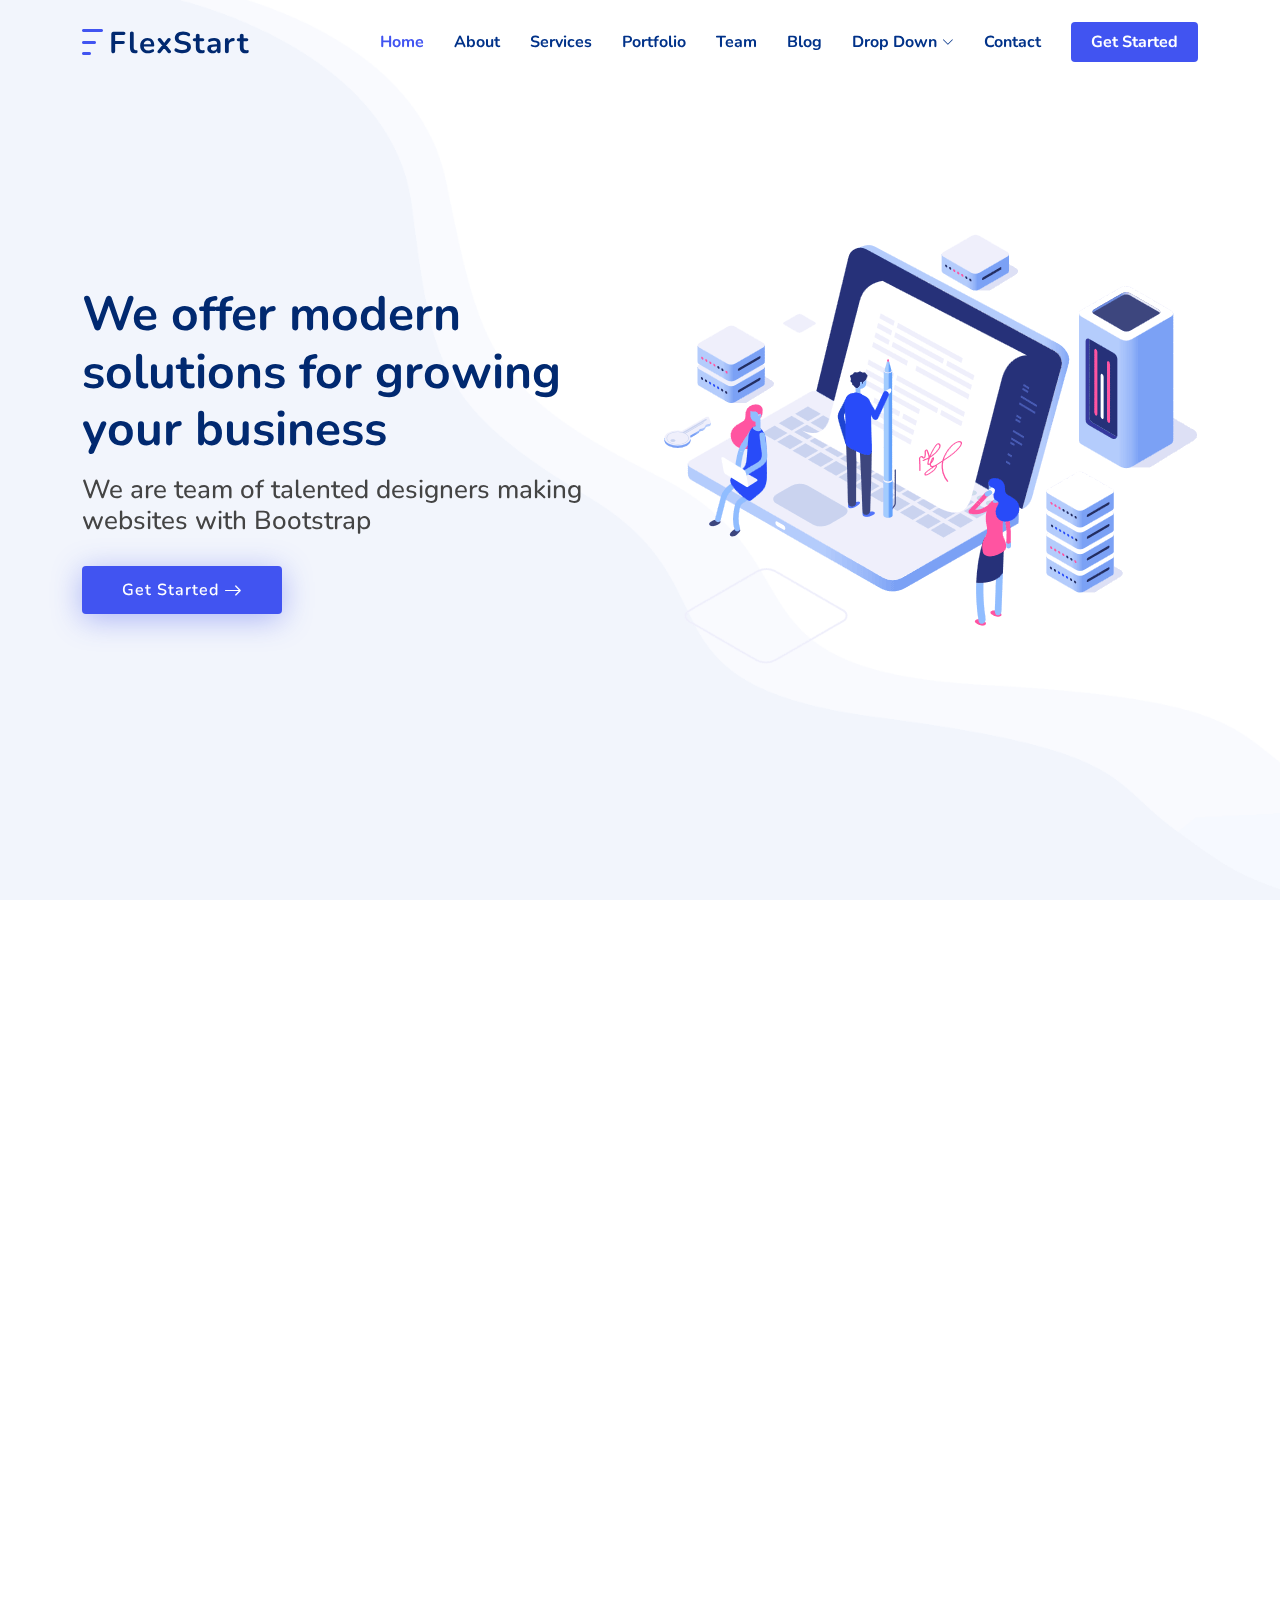
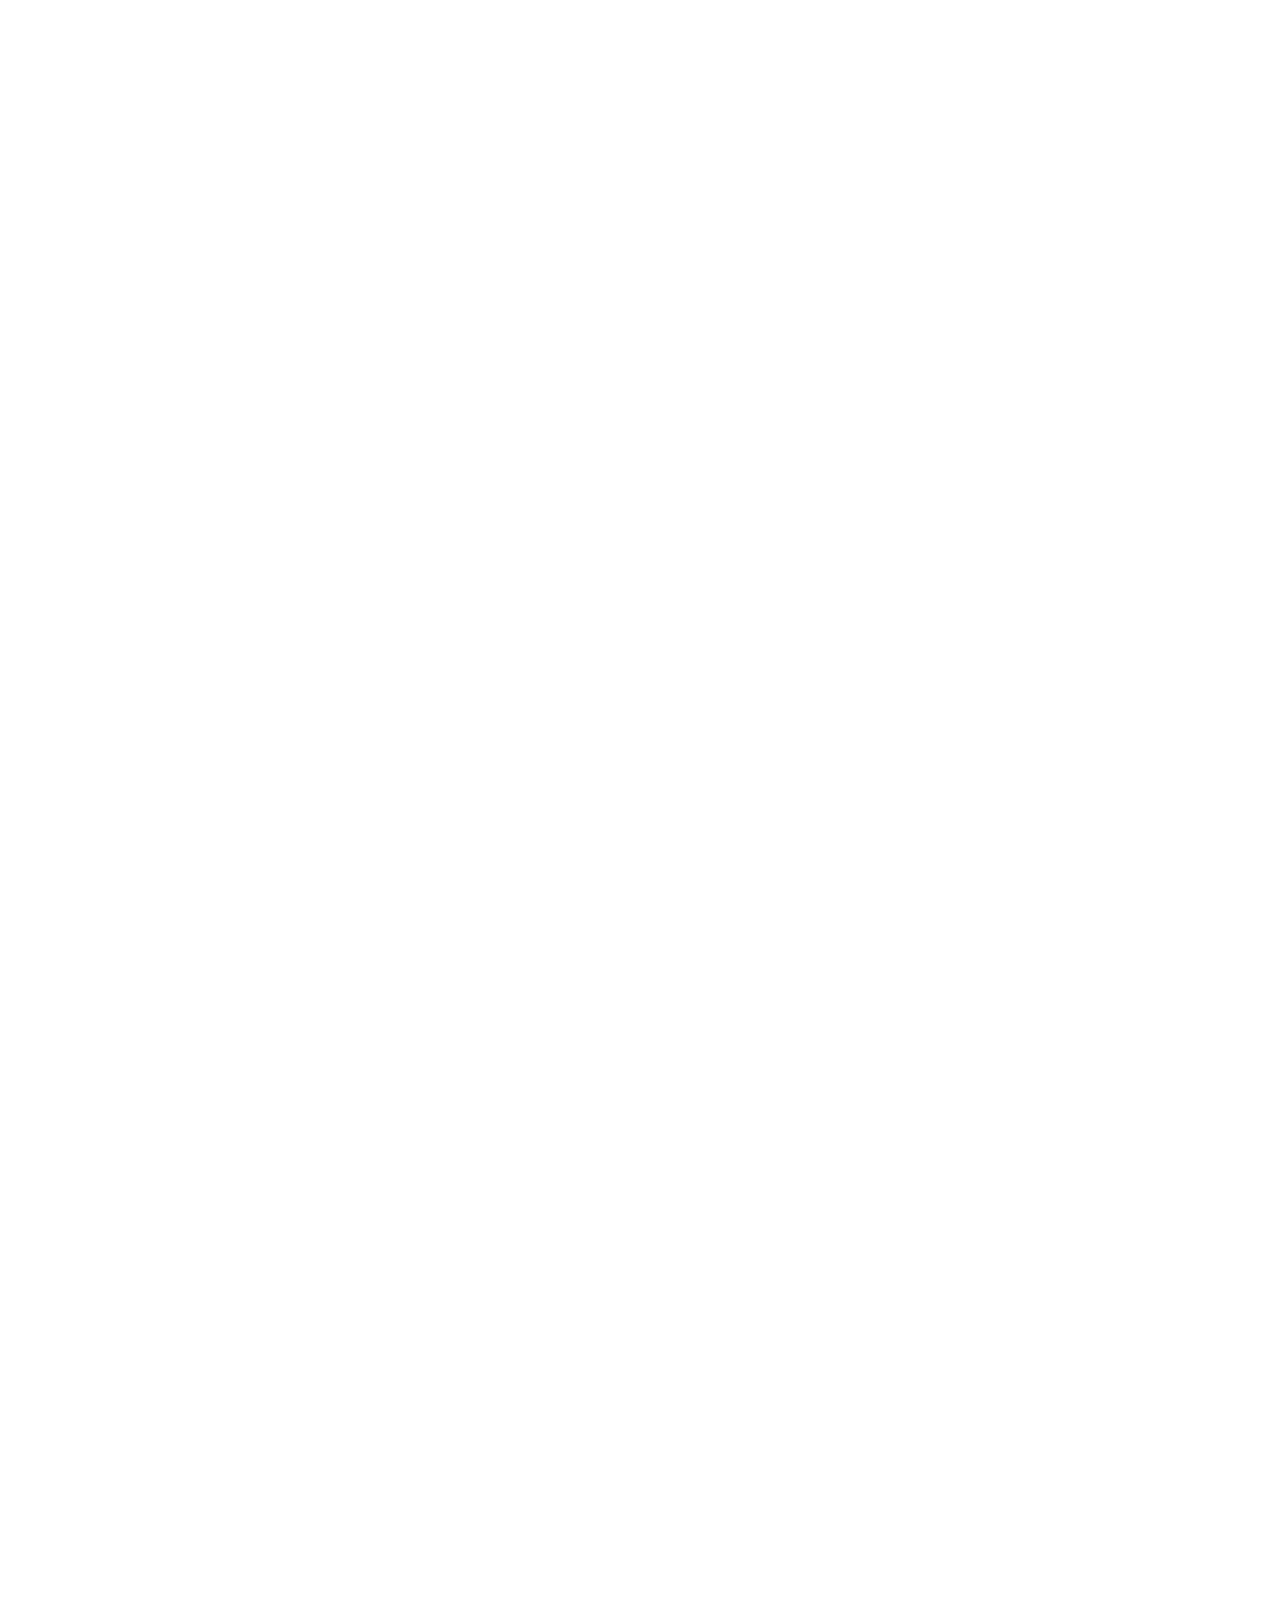
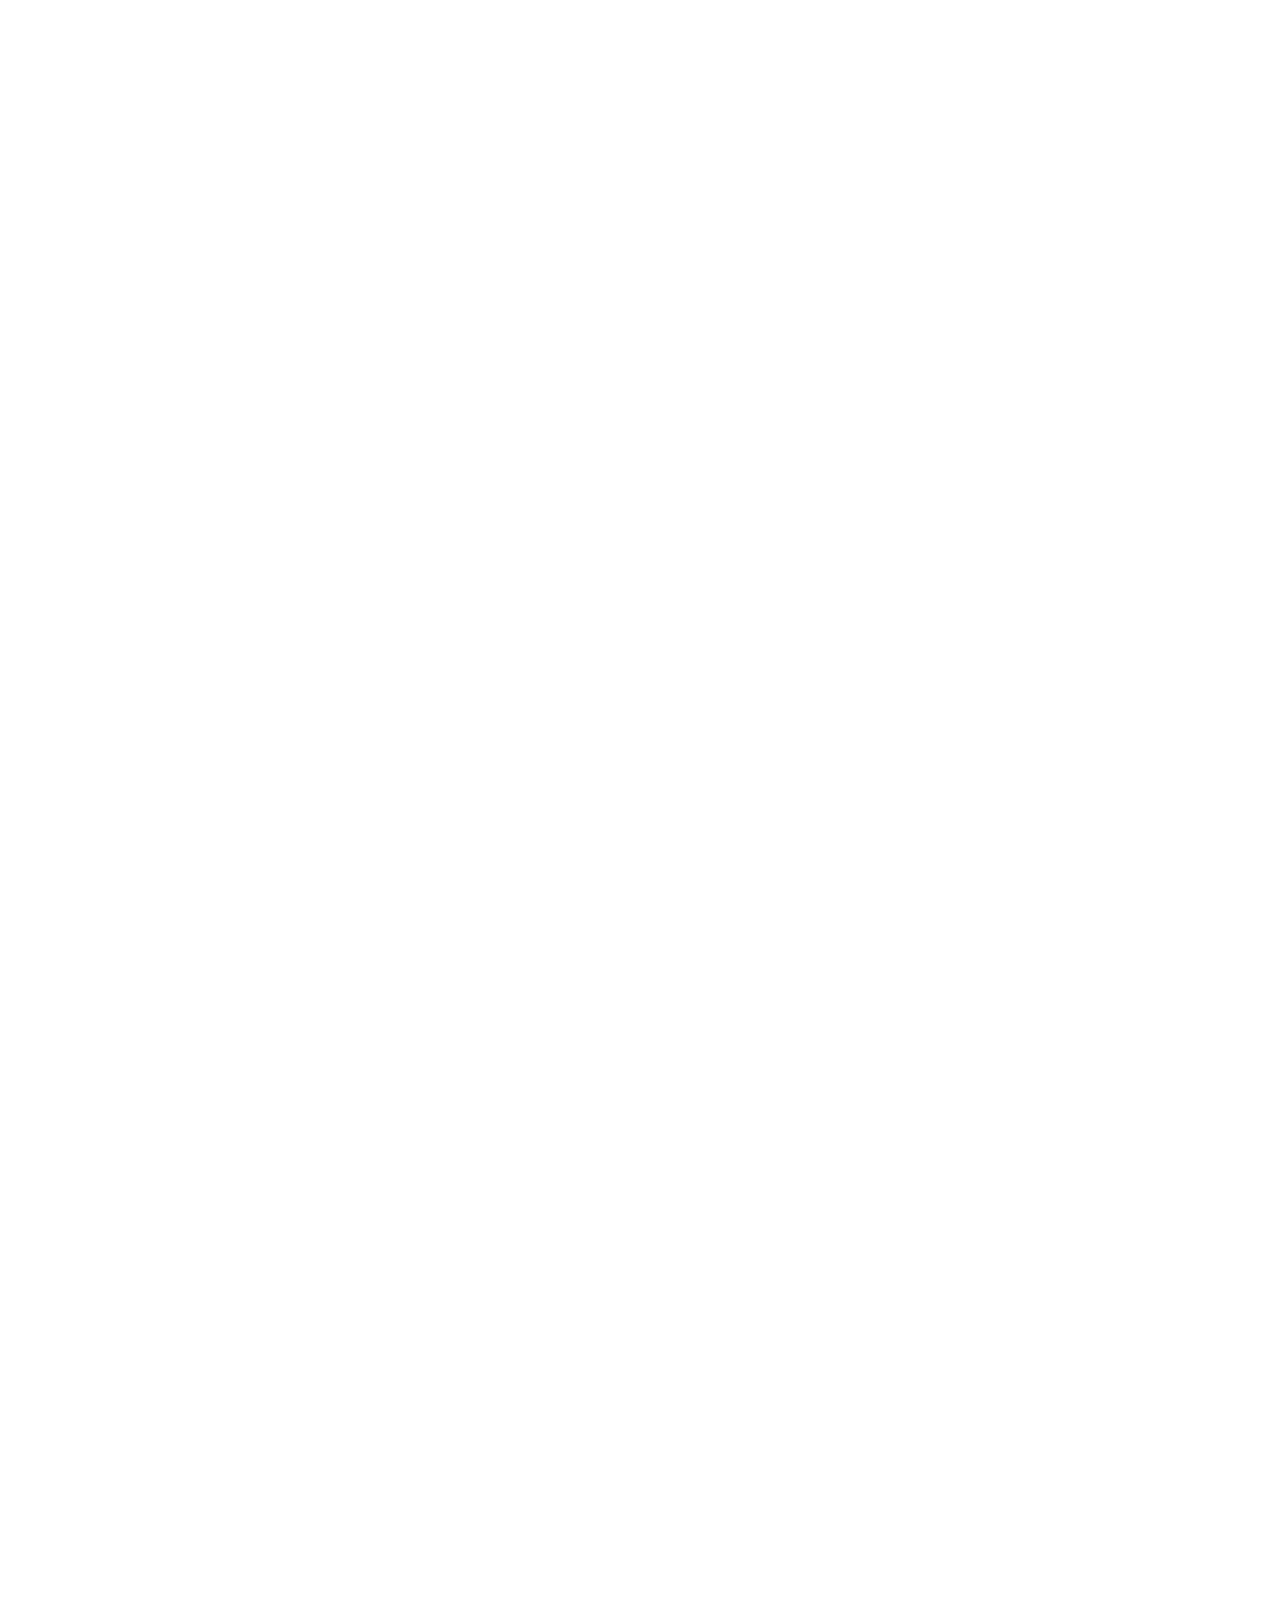
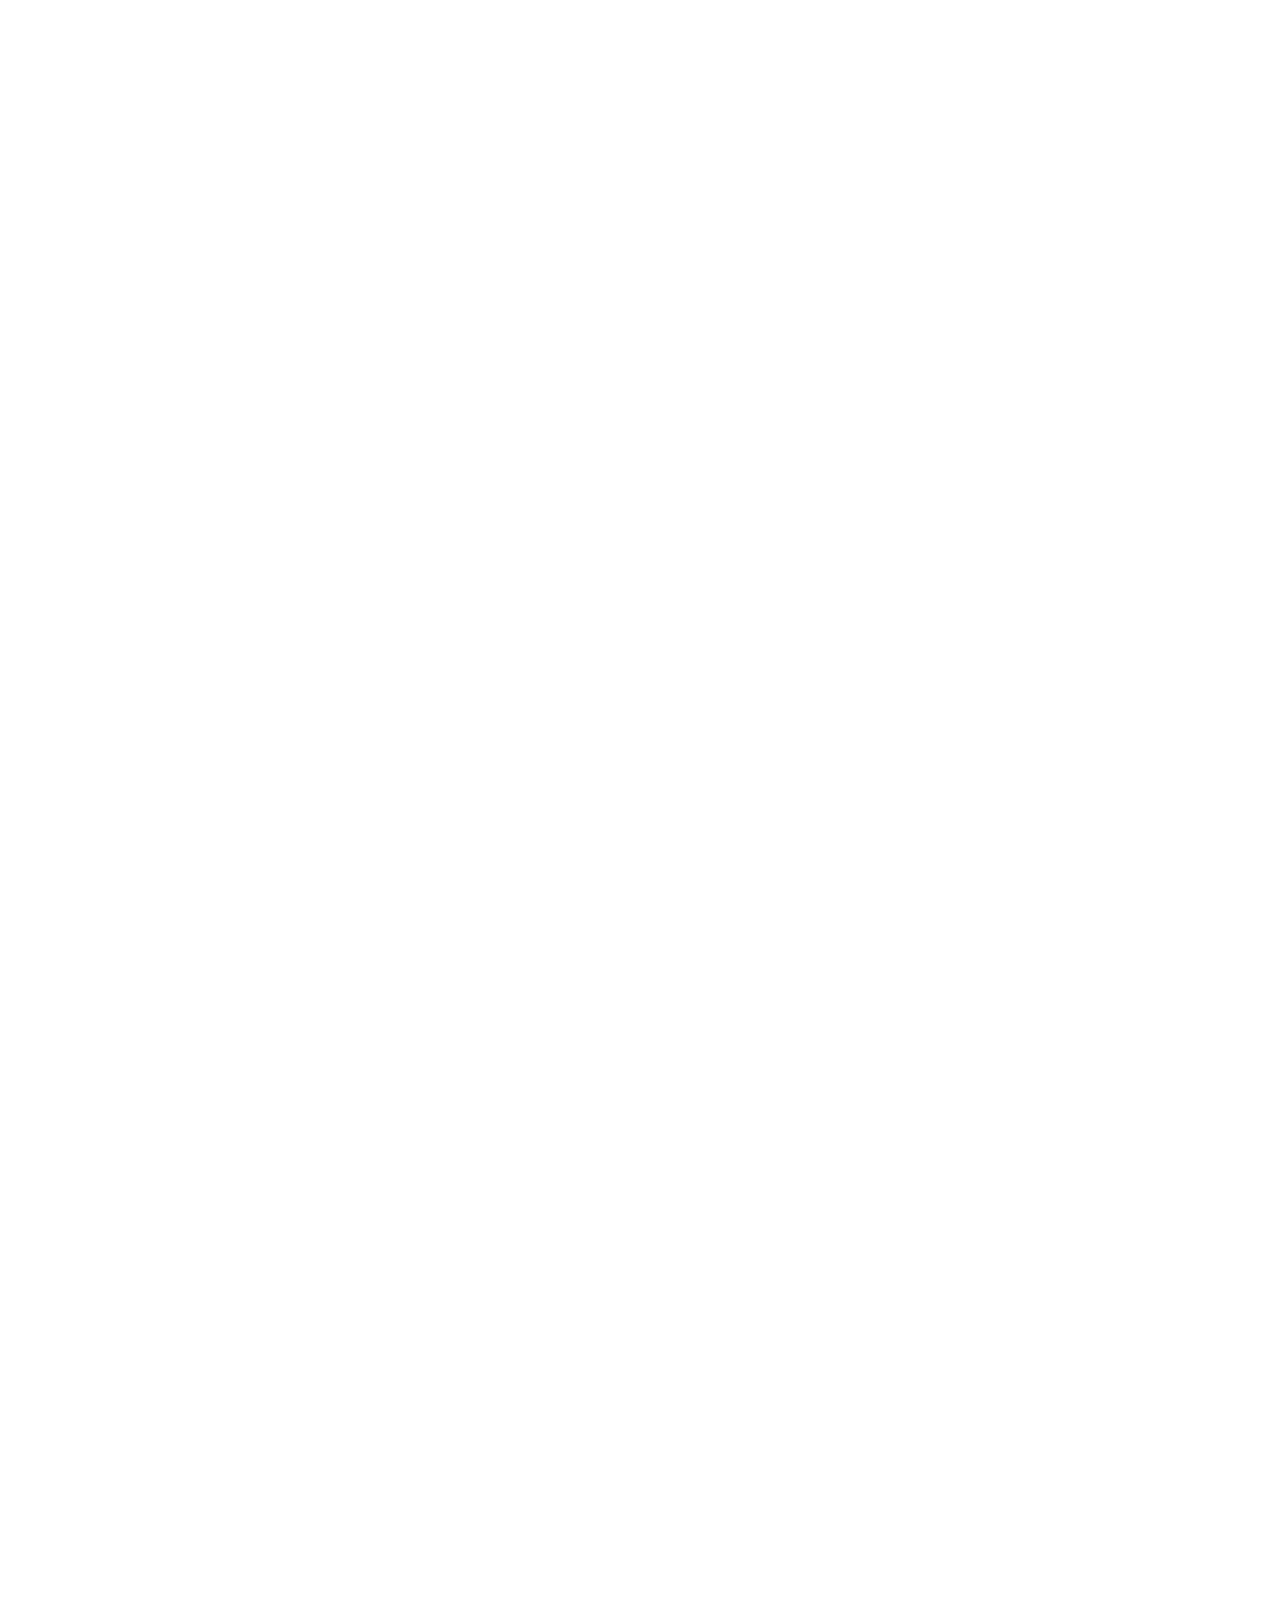
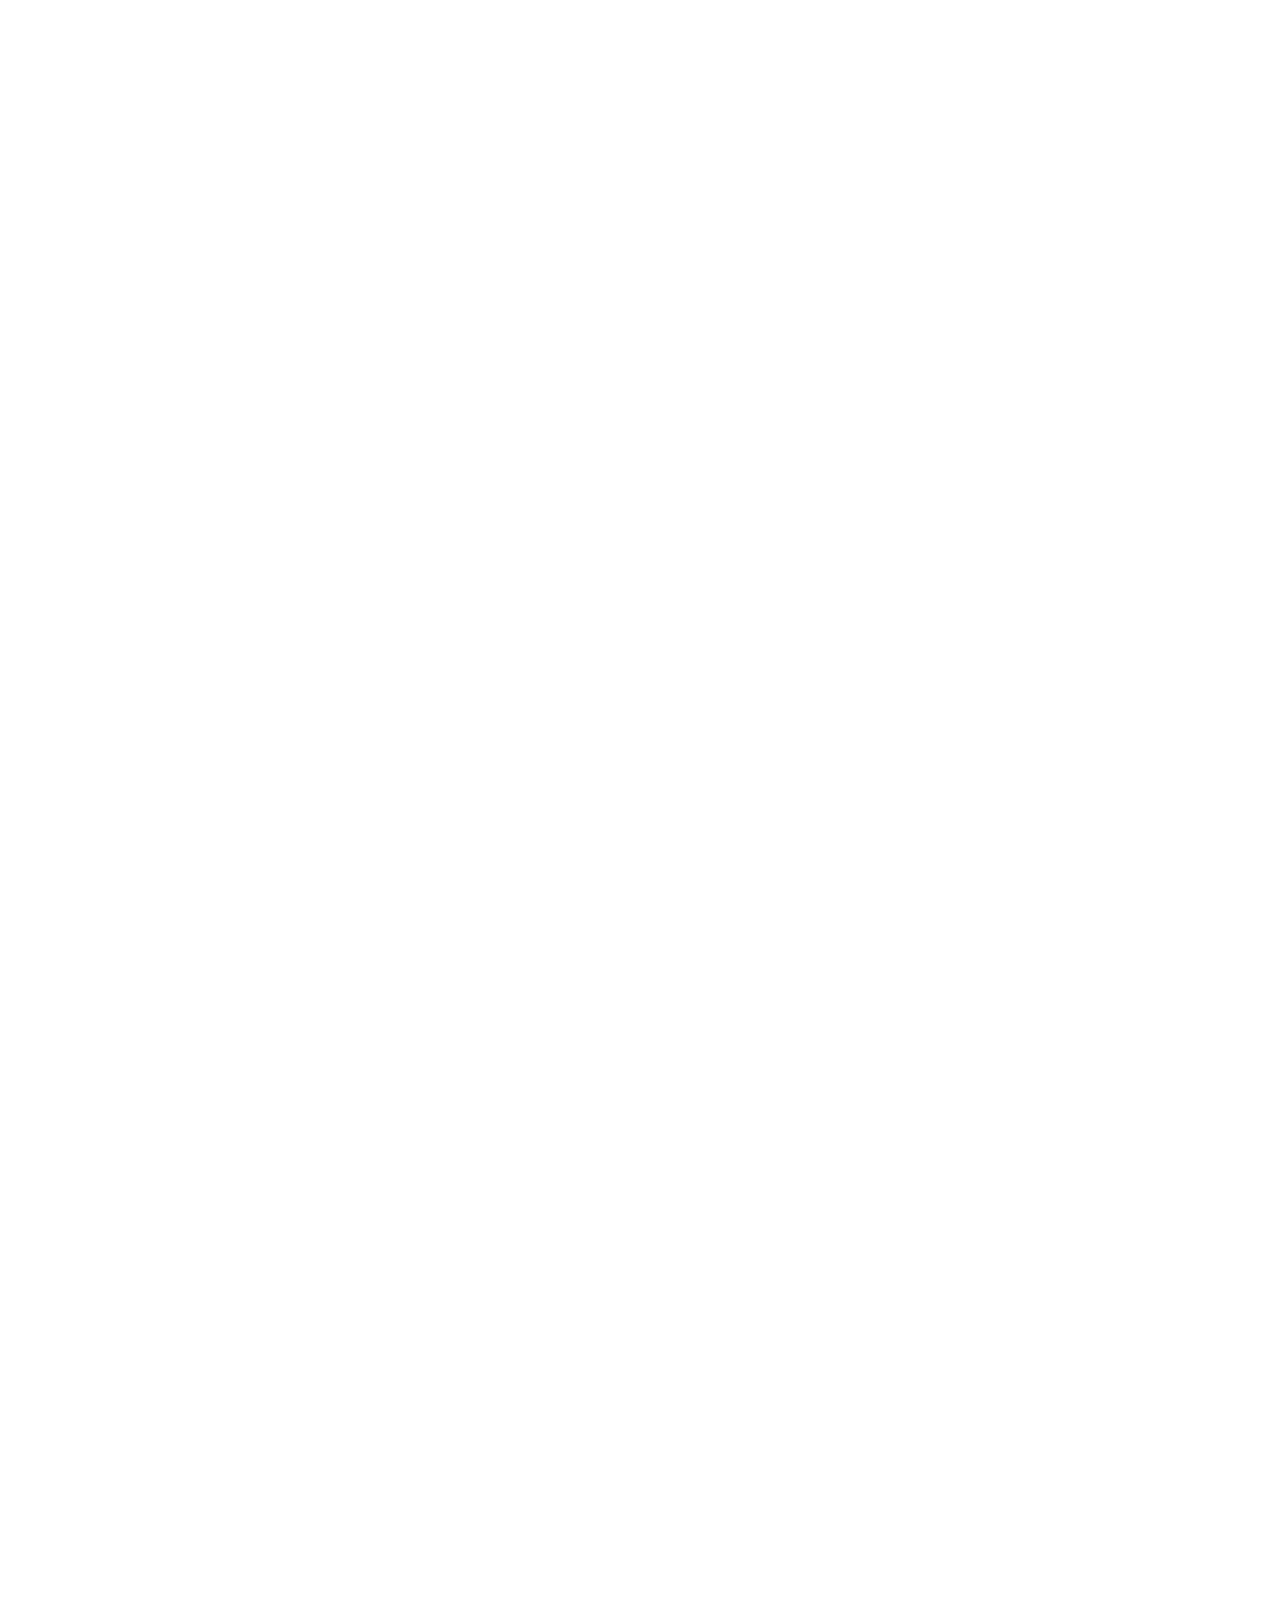
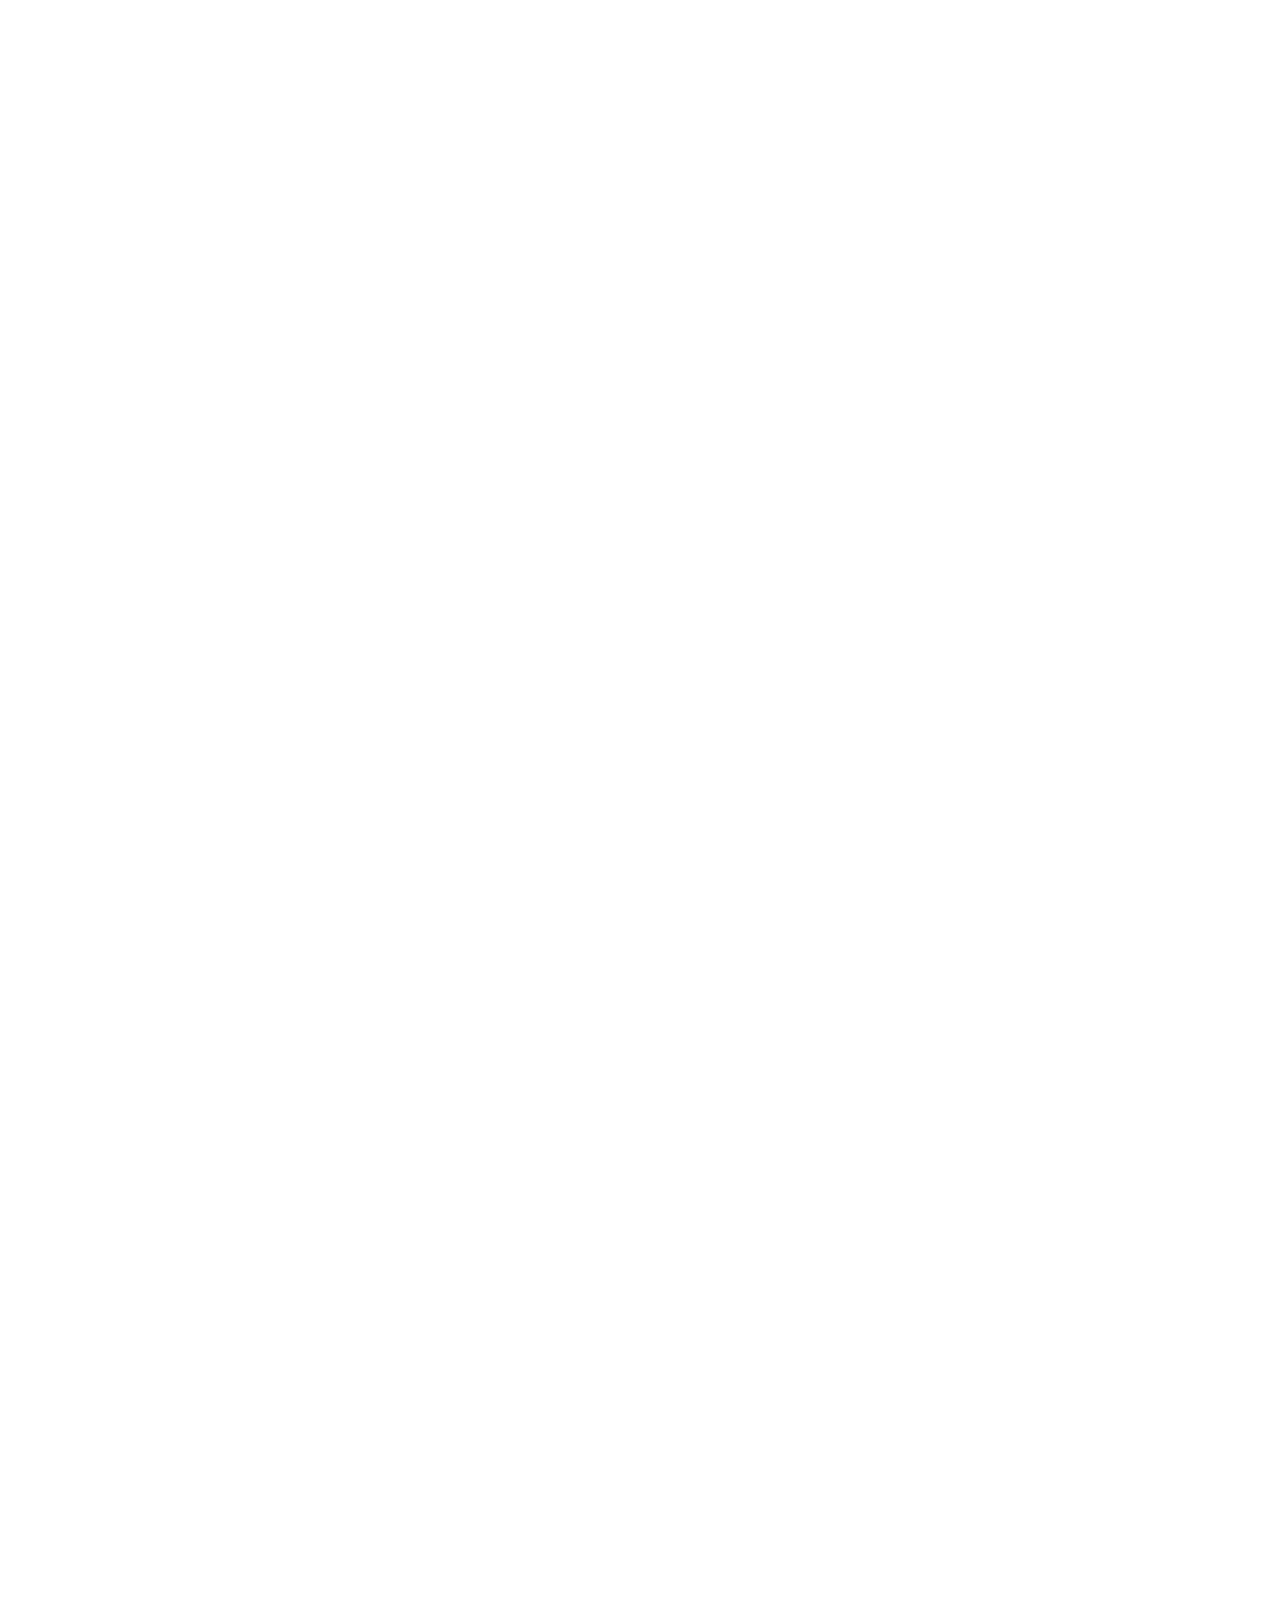
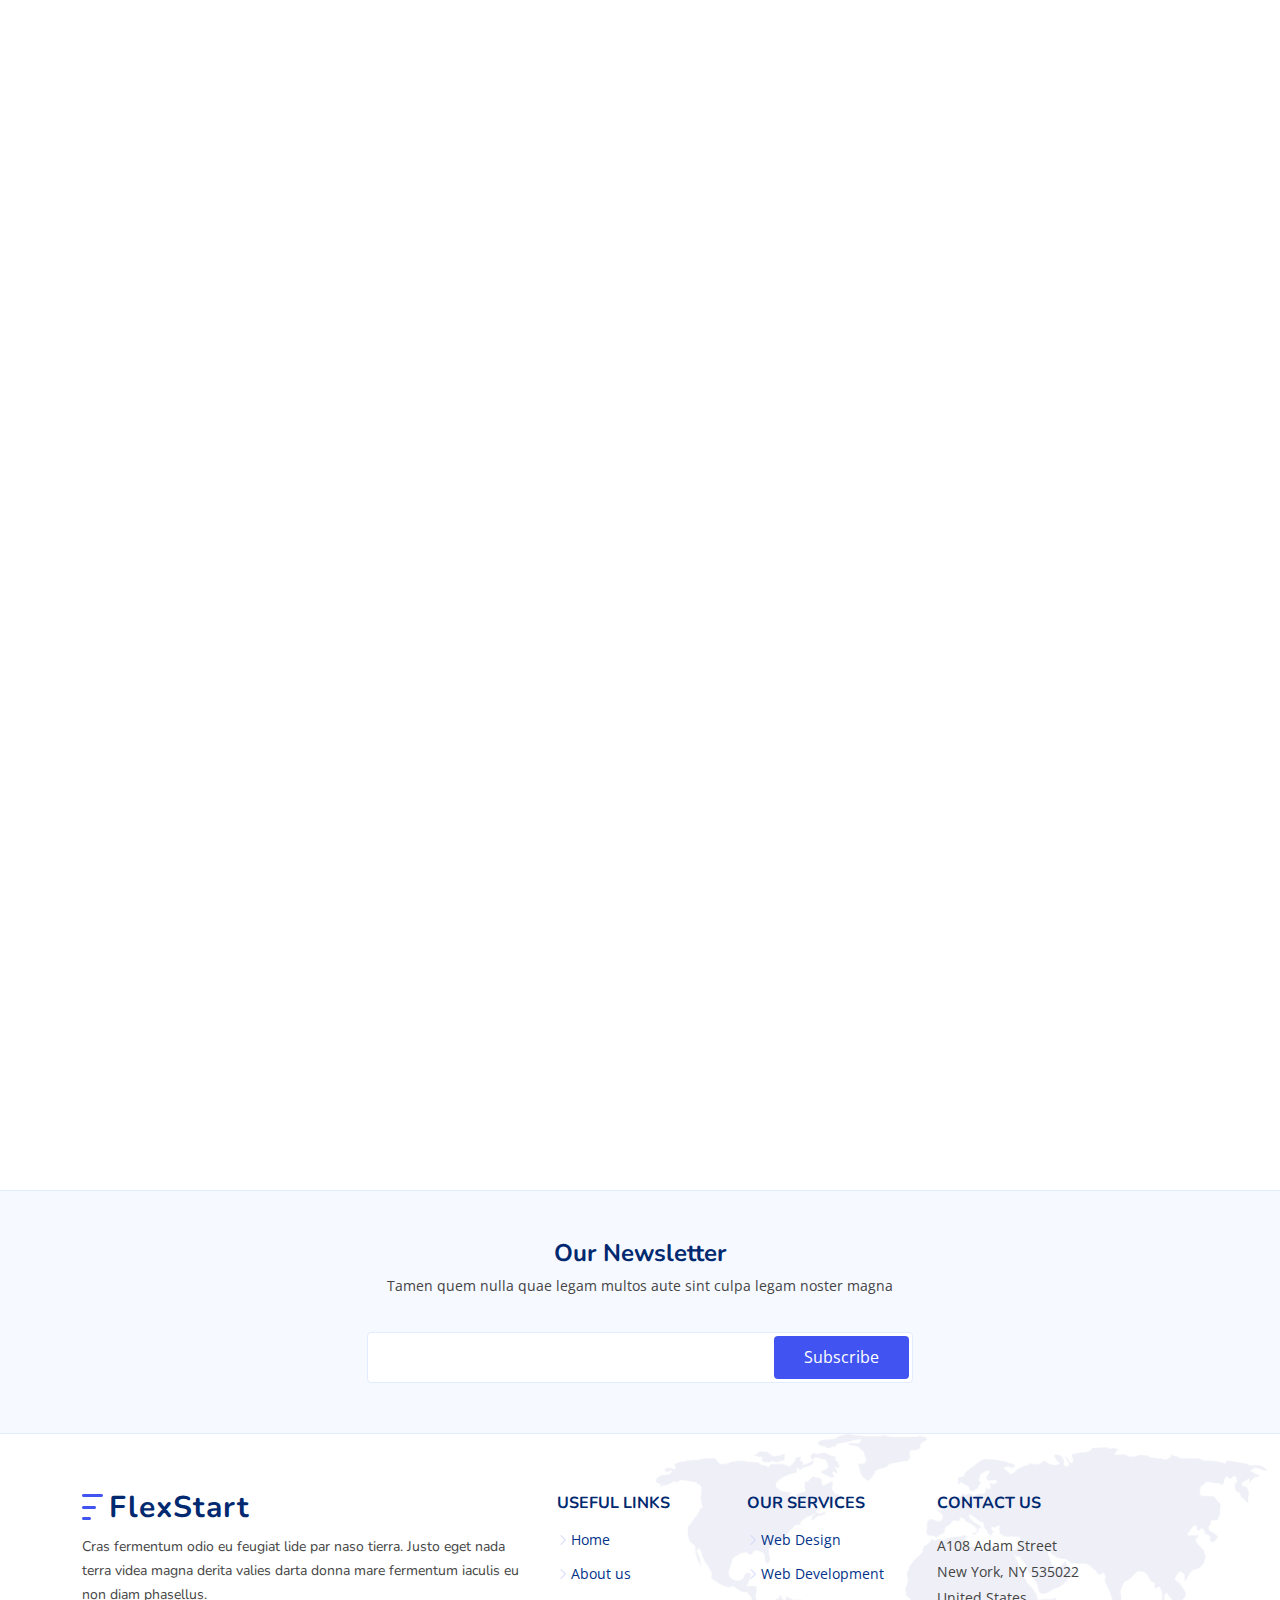
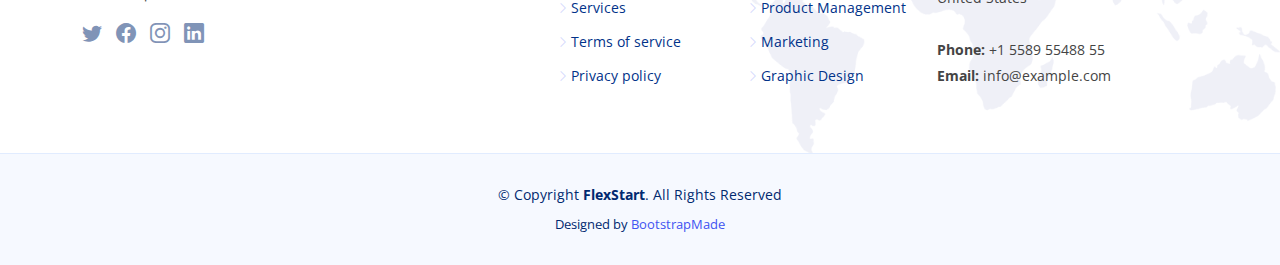
<file: web/contoh-contoh/FlexStart/index.html>
<!DOCTYPE html>
<html lang="en">

<head>
  <meta charset="utf-8">
  <meta content="width=device-width, initial-scale=1.0" name="viewport">

  <title>FlexStart Bootstrap Template - Index</title>
  <meta content="" name="description">

  <meta content="" name="keywords">

  <!-- Favicons -->
  <link href="assets/img/favicon.png" rel="icon">
  <link href="assets/img/apple-touch-icon.png" rel="apple-touch-icon">

  <!-- Google Fonts -->
  <link href="https://fonts.googleapis.com/css?family=Open+Sans:300,300i,400,400i,600,600i,700,700i|Nunito:300,300i,400,400i,600,600i,700,700i|Poppins:300,300i,400,400i,500,500i,600,600i,700,700i" rel="stylesheet">

  <!-- Vendor CSS Files -->
  <link href="assets/vendor/aos/aos.css" rel="stylesheet">
  <link href="assets/vendor/bootstrap/css/bootstrap.min.css" rel="stylesheet">
  <link href="assets/vendor/bootstrap-icons/bootstrap-icons.css" rel="stylesheet">
  <link href="assets/vendor/glightbox/css/glightbox.min.css" rel="stylesheet">
  <link href="assets/vendor/remixicon/remixicon.css" rel="stylesheet">
  <link href="assets/vendor/swiper/swiper-bundle.min.css" rel="stylesheet">

  <!-- Template Main CSS File -->
  <link href="assets/css/style.css" rel="stylesheet">

  <!-- =======================================================
  * Template Name: FlexStart - v1.9.0
  * Template URL: https://bootstrapmade.com/flexstart-bootstrap-startup-template/
  * Author: BootstrapMade.com
  * License: https://bootstrapmade.com/license/
  ======================================================== -->
</head>

<body>

  <!-- ======= Header ======= -->
  <header id="header" class="header fixed-top">
    <div class="container-fluid container-xl d-flex align-items-center justify-content-between">

      <a href="index.html" class="logo d-flex align-items-center">
        <img src="assets/img/logo.png" alt="">
        <span>FlexStart</span>
      </a>

      <nav id="navbar" class="navbar">
        <ul>
          <li><a class="nav-link scrollto active" href="#hero">Home</a></li>
          <li><a class="nav-link scrollto" href="#about">About</a></li>
          <li><a class="nav-link scrollto" href="#services">Services</a></li>
          <li><a class="nav-link scrollto" href="#portfolio">Portfolio</a></li>
          <li><a class="nav-link scrollto" href="#team">Team</a></li>
          <li><a href="blog.html">Blog</a></li>
          <li class="dropdown"><a href="#"><span>Drop Down</span> <i class="bi bi-chevron-down"></i></a>
            <ul>
              <li><a href="#">Drop Down 1</a></li>
              <li class="dropdown"><a href="#"><span>Deep Drop Down</span> <i class="bi bi-chevron-right"></i></a>
                <ul>
                  <li><a href="#">Deep Drop Down 1</a></li>
                  <li><a href="#">Deep Drop Down 2</a></li>
                  <li><a href="#">Deep Drop Down 3</a></li>
                  <li><a href="#">Deep Drop Down 4</a></li>
                  <li><a href="#">Deep Drop Down 5</a></li>
                </ul>
              </li>
              <li><a href="#">Drop Down 2</a></li>
              <li><a href="#">Drop Down 3</a></li>
              <li><a href="#">Drop Down 4</a></li>
            </ul>
          </li>
          <li><a class="nav-link scrollto" href="#contact">Contact</a></li>
          <li><a class="getstarted scrollto" href="#about">Get Started</a></li>
        </ul>
        <i class="bi bi-list mobile-nav-toggle"></i>
      </nav><!-- .navbar -->

    </div>
  </header><!-- End Header -->

  <!-- ======= Hero Section ======= -->
  <section id="hero" class="hero d-flex align-items-center">

    <div class="container">
      <div class="row">
        <div class="col-lg-6 d-flex flex-column justify-content-center">
          <h1 data-aos="fade-up">We offer modern solutions for growing your business</h1>
          <h2 data-aos="fade-up" data-aos-delay="400">We are team of talented designers making websites with Bootstrap</h2>
          <div data-aos="fade-up" data-aos-delay="600">
            <div class="text-center text-lg-start">
              <a href="#about" class="btn-get-started scrollto d-inline-flex align-items-center justify-content-center align-self-center">
                <span>Get Started</span>
                <i class="bi bi-arrow-right"></i>
              </a>
            </div>
          </div>
        </div>
        <div class="col-lg-6 hero-img" data-aos="zoom-out" data-aos-delay="200">
          <img src="assets/img/hero-img.png" class="img-fluid" alt="">
        </div>
      </div>
    </div>

  </section><!-- End Hero -->

  <main id="main">
    <!-- ======= About Section ======= -->
    <section id="about" class="about">

      <div class="container" data-aos="fade-up">
        <div class="row gx-0">

          <div class="col-lg-6 d-flex flex-column justify-content-center" data-aos="fade-up" data-aos-delay="200">
            <div class="content">
              <h3>Who We Are</h3>
              <h2>Expedita voluptas omnis cupiditate totam eveniet nobis sint iste. Dolores est repellat corrupti reprehenderit.</h2>
              <p>
                Quisquam vel ut sint cum eos hic dolores aperiam. Sed deserunt et. Inventore et et dolor consequatur itaque ut voluptate sed et. Magnam nam ipsum tenetur suscipit voluptatum nam et est corrupti.
              </p>
              <div class="text-center text-lg-start">
                <a href="#" class="btn-read-more d-inline-flex align-items-center justify-content-center align-self-center">
                  <span>Read More</span>
                  <i class="bi bi-arrow-right"></i>
                </a>
              </div>
            </div>
          </div>

          <div class="col-lg-6 d-flex align-items-center" data-aos="zoom-out" data-aos-delay="200">
            <img src="assets/img/about.jpg" class="img-fluid" alt="">
          </div>

        </div>
      </div>

    </section><!-- End About Section -->

    <!-- ======= Values Section ======= -->
    <section id="values" class="values">

      <div class="container" data-aos="fade-up">

        <header class="section-header">
          <h2>Our Values</h2>
          <p>Odit est perspiciatis laborum et dicta</p>
        </header>

        <div class="row">

          <div class="col-lg-4" data-aos="fade-up" data-aos-delay="200">
            <div class="box">
              <img src="assets/img/values-1.png" class="img-fluid" alt="">
              <h3>Ad cupiditate sed est odio</h3>
              <p>Eum ad dolor et. Autem aut fugiat debitis voluptatem consequuntur sit. Et veritatis id.</p>
            </div>
          </div>

          <div class="col-lg-4 mt-4 mt-lg-0" data-aos="fade-up" data-aos-delay="400">
            <div class="box">
              <img src="assets/img/values-2.png" class="img-fluid" alt="">
              <h3>Voluptatem voluptatum alias</h3>
              <p>Repudiandae amet nihil natus in distinctio suscipit id. Doloremque ducimus ea sit non.</p>
            </div>
          </div>

          <div class="col-lg-4 mt-4 mt-lg-0" data-aos="fade-up" data-aos-delay="600">
            <div class="box">
              <img src="assets/img/values-3.png" class="img-fluid" alt="">
              <h3>Fugit cupiditate alias nobis.</h3>
              <p>Quam rem vitae est autem molestias explicabo debitis sint. Vero aliquid quidem commodi.</p>
            </div>
          </div>

        </div>

      </div>

    </section><!-- End Values Section -->

    <!-- ======= Counts Section ======= -->
    <section id="counts" class="counts">
      <div class="container" data-aos="fade-up">

        <div class="row gy-4">

          <div class="col-lg-3 col-md-6">
            <div class="count-box">
              <i class="bi bi-emoji-smile"></i>
              <div>
                <span data-purecounter-start="0" data-purecounter-end="232" data-purecounter-duration="1" class="purecounter"></span>
                <p>Happy Clients</p>
              </div>
            </div>
          </div>

          <div class="col-lg-3 col-md-6">
            <div class="count-box">
              <i class="bi bi-journal-richtext" style="color: #ee6c20;"></i>
              <div>
                <span data-purecounter-start="0" data-purecounter-end="521" data-purecounter-duration="1" class="purecounter"></span>
                <p>Projects</p>
              </div>
            </div>
          </div>

          <div class="col-lg-3 col-md-6">
            <div class="count-box">
              <i class="bi bi-headset" style="color: #15be56;"></i>
              <div>
                <span data-purecounter-start="0" data-purecounter-end="1463" data-purecounter-duration="1" class="purecounter"></span>
                <p>Hours Of Support</p>
              </div>
            </div>
          </div>

          <div class="col-lg-3 col-md-6">
            <div class="count-box">
              <i class="bi bi-people" style="color: #bb0852;"></i>
              <div>
                <span data-purecounter-start="0" data-purecounter-end="15" data-purecounter-duration="1" class="purecounter"></span>
                <p>Hard Workers</p>
              </div>
            </div>
          </div>

        </div>

      </div>
    </section><!-- End Counts Section -->

    <!-- ======= Features Section ======= -->
    <section id="features" class="features">

      <div class="container" data-aos="fade-up">

        <header class="section-header">
          <h2>Features</h2>
          <p>Laboriosam et omnis fuga quis dolor direda fara</p>
        </header>

        <div class="row">

          <div class="col-lg-6">
            <img src="assets/img/features.png" class="img-fluid" alt="">
          </div>

          <div class="col-lg-6 mt-5 mt-lg-0 d-flex">
            <div class="row align-self-center gy-4">

              <div class="col-md-6" data-aos="zoom-out" data-aos-delay="200">
                <div class="feature-box d-flex align-items-center">
                  <i class="bi bi-check"></i>
                  <h3>Eos aspernatur rem</h3>
                </div>
              </div>

              <div class="col-md-6" data-aos="zoom-out" data-aos-delay="300">
                <div class="feature-box d-flex align-items-center">
                  <i class="bi bi-check"></i>
                  <h3>Facilis neque ipsa</h3>
                </div>
              </div>

              <div class="col-md-6" data-aos="zoom-out" data-aos-delay="400">
                <div class="feature-box d-flex align-items-center">
                  <i class="bi bi-check"></i>
                  <h3>Volup amet voluptas</h3>
                </div>
              </div>

              <div class="col-md-6" data-aos="zoom-out" data-aos-delay="500">
                <div class="feature-box d-flex align-items-center">
                  <i class="bi bi-check"></i>
                  <h3>Rerum omnis sint</h3>
                </div>
              </div>

              <div class="col-md-6" data-aos="zoom-out" data-aos-delay="600">
                <div class="feature-box d-flex align-items-center">
                  <i class="bi bi-check"></i>
                  <h3>Alias possimus</h3>
                </div>
              </div>

              <div class="col-md-6" data-aos="zoom-out" data-aos-delay="700">
                <div class="feature-box d-flex align-items-center">
                  <i class="bi bi-check"></i>
                  <h3>Repellendus mollitia</h3>
                </div>
              </div>

            </div>
          </div>

        </div> <!-- / row -->

        <!-- Feature Tabs -->
        <div class="row feture-tabs" data-aos="fade-up">
          <div class="col-lg-6">
            <h3>Neque officiis dolore maiores et exercitationem quae est seda lidera pat claero</h3>

            <!-- Tabs -->
            <ul class="nav nav-pills mb-3">
              <li>
                <a class="nav-link active" data-bs-toggle="pill" href="#tab1">Saepe fuga</a>
              </li>
              <li>
                <a class="nav-link" data-bs-toggle="pill" href="#tab2">Voluptates</a>
              </li>
              <li>
                <a class="nav-link" data-bs-toggle="pill" href="#tab3">Corrupti</a>
              </li>
            </ul><!-- End Tabs -->

            <!-- Tab Content -->
            <div class="tab-content">

              <div class="tab-pane fade show active" id="tab1">
                <p>Consequuntur inventore voluptates consequatur aut vel et. Eos doloribus expedita. Sapiente atque consequatur minima nihil quae aspernatur quo suscipit voluptatem.</p>
                <div class="d-flex align-items-center mb-2">
                  <i class="bi bi-check2"></i>
                  <h4>Repudiandae rerum velit modi et officia quasi facilis</h4>
                </div>
                <p>Laborum omnis voluptates voluptas qui sit aliquam blanditiis. Sapiente minima commodi dolorum non eveniet magni quaerat nemo et.</p>
                <div class="d-flex align-items-center mb-2">
                  <i class="bi bi-check2"></i>
                  <h4>Incidunt non veritatis illum ea ut nisi</h4>
                </div>
                <p>Non quod totam minus repellendus autem sint velit. Rerum debitis facere soluta tenetur. Iure molestiae assumenda sunt qui inventore eligendi voluptates nisi at. Dolorem quo tempora. Quia et perferendis.</p>
              </div><!-- End Tab 1 Content -->

              <div class="tab-pane fade show" id="tab2">
                <p>Consequuntur inventore voluptates consequatur aut vel et. Eos doloribus expedita. Sapiente atque consequatur minima nihil quae aspernatur quo suscipit voluptatem.</p>
                <div class="d-flex align-items-center mb-2">
                  <i class="bi bi-check2"></i>
                  <h4>Repudiandae rerum velit modi et officia quasi facilis</h4>
                </div>
                <p>Laborum omnis voluptates voluptas qui sit aliquam blanditiis. Sapiente minima commodi dolorum non eveniet magni quaerat nemo et.</p>
                <div class="d-flex align-items-center mb-2">
                  <i class="bi bi-check2"></i>
                  <h4>Incidunt non veritatis illum ea ut nisi</h4>
                </div>
                <p>Non quod totam minus repellendus autem sint velit. Rerum debitis facere soluta tenetur. Iure molestiae assumenda sunt qui inventore eligendi voluptates nisi at. Dolorem quo tempora. Quia et perferendis.</p>
              </div><!-- End Tab 2 Content -->

              <div class="tab-pane fade show" id="tab3">
                <p>Consequuntur inventore voluptates consequatur aut vel et. Eos doloribus expedita. Sapiente atque consequatur minima nihil quae aspernatur quo suscipit voluptatem.</p>
                <div class="d-flex align-items-center mb-2">
                  <i class="bi bi-check2"></i>
                  <h4>Repudiandae rerum velit modi et officia quasi facilis</h4>
                </div>
                <p>Laborum omnis voluptates voluptas qui sit aliquam blanditiis. Sapiente minima commodi dolorum non eveniet magni quaerat nemo et.</p>
                <div class="d-flex align-items-center mb-2">
                  <i class="bi bi-check2"></i>
                  <h4>Incidunt non veritatis illum ea ut nisi</h4>
                </div>
                <p>Non quod totam minus repellendus autem sint velit. Rerum debitis facere soluta tenetur. Iure molestiae assumenda sunt qui inventore eligendi voluptates nisi at. Dolorem quo tempora. Quia et perferendis.</p>
              </div><!-- End Tab 3 Content -->

            </div>

          </div>

          <div class="col-lg-6">
            <img src="assets/img/features-2.png" class="img-fluid" alt="">
          </div>

        </div><!-- End Feature Tabs -->

        <!-- Feature Icons -->
        <div class="row feature-icons" data-aos="fade-up">
          <h3>Ratione mollitia eos ab laudantium rerum beatae quo</h3>

          <div class="row">

            <div class="col-xl-4 text-center" data-aos="fade-right" data-aos-delay="100">
              <img src="assets/img/features-3.png" class="img-fluid p-4" alt="">
            </div>

            <div class="col-xl-8 d-flex content">
              <div class="row align-self-center gy-4">

                <div class="col-md-6 icon-box" data-aos="fade-up">
                  <i class="ri-line-chart-line"></i>
                  <div>
                    <h4>Corporis voluptates sit</h4>
                    <p>Consequuntur sunt aut quasi enim aliquam quae harum pariatur laboris nisi ut aliquip</p>
                  </div>
                </div>

                <div class="col-md-6 icon-box" data-aos="fade-up" data-aos-delay="100">
                  <i class="ri-stack-line"></i>
                  <div>
                    <h4>Ullamco laboris nisi</h4>
                    <p>Excepteur sint occaecat cupidatat non proident, sunt in culpa qui officia deserunt</p>
                  </div>
                </div>

                <div class="col-md-6 icon-box" data-aos="fade-up" data-aos-delay="200">
                  <i class="ri-brush-4-line"></i>
                  <div>
                    <h4>Labore consequatur</h4>
                    <p>Aut suscipit aut cum nemo deleniti aut omnis. Doloribus ut maiores omnis facere</p>
                  </div>
                </div>

                <div class="col-md-6 icon-box" data-aos="fade-up" data-aos-delay="300">
                  <i class="ri-magic-line"></i>
                  <div>
                    <h4>Beatae veritatis</h4>
                    <p>Expedita veritatis consequuntur nihil tempore laudantium vitae denat pacta</p>
                  </div>
                </div>

                <div class="col-md-6 icon-box" data-aos="fade-up" data-aos-delay="400">
                  <i class="ri-command-line"></i>
                  <div>
                    <h4>Molestiae dolor</h4>
                    <p>Et fuga et deserunt et enim. Dolorem architecto ratione tensa raptor marte</p>
                  </div>
                </div>

                <div class="col-md-6 icon-box" data-aos="fade-up" data-aos-delay="500">
                  <i class="ri-radar-line"></i>
                  <div>
                    <h4>Explicabo consectetur</h4>
                    <p>Est autem dicta beatae suscipit. Sint veritatis et sit quasi ab aut inventore</p>
                  </div>
                </div>

              </div>
            </div>

          </div>

        </div><!-- End Feature Icons -->

      </div>

    </section><!-- End Features Section -->

    <!-- ======= Services Section ======= -->
    <section id="services" class="services">

      <div class="container" data-aos="fade-up">

        <header class="section-header">
          <h2>Services</h2>
          <p>Veritatis et dolores facere numquam et praesentium</p>
        </header>

        <div class="row gy-4">

          <div class="col-lg-4 col-md-6" data-aos="fade-up" data-aos-delay="200">
            <div class="service-box blue">
              <i class="ri-discuss-line icon"></i>
              <h3>Nesciunt Mete</h3>
              <p>Provident nihil minus qui consequatur non omnis maiores. Eos accusantium minus dolores iure perferendis tempore et consequatur.</p>
              <a href="#" class="read-more"><span>Read More</span> <i class="bi bi-arrow-right"></i></a>
            </div>
          </div>

          <div class="col-lg-4 col-md-6" data-aos="fade-up" data-aos-delay="300">
            <div class="service-box orange">
              <i class="ri-discuss-line icon"></i>
              <h3>Eosle Commodi</h3>
              <p>Ut autem aut autem non a. Sint sint sit facilis nam iusto sint. Libero corrupti neque eum hic non ut nesciunt dolorem.</p>
              <a href="#" class="read-more"><span>Read More</span> <i class="bi bi-arrow-right"></i></a>
            </div>
          </div>

          <div class="col-lg-4 col-md-6" data-aos="fade-up" data-aos-delay="400">
            <div class="service-box green">
              <i class="ri-discuss-line icon"></i>
              <h3>Ledo Markt</h3>
              <p>Ut excepturi voluptatem nisi sed. Quidem fuga consequatur. Minus ea aut. Vel qui id voluptas adipisci eos earum corrupti.</p>
              <a href="#" class="read-more"><span>Read More</span> <i class="bi bi-arrow-right"></i></a>
            </div>
          </div>

          <div class="col-lg-4 col-md-6" data-aos="fade-up" data-aos-delay="500">
            <div class="service-box red">
              <i class="ri-discuss-line icon"></i>
              <h3>Asperiores Commodi</h3>
              <p>Non et temporibus minus omnis sed dolor esse consequatur. Cupiditate sed error ea fuga sit provident adipisci neque.</p>
              <a href="#" class="read-more"><span>Read More</span> <i class="bi bi-arrow-right"></i></a>
            </div>
          </div>

          <div class="col-lg-4 col-md-6" data-aos="fade-up" data-aos-delay="600">
            <div class="service-box purple">
              <i class="ri-discuss-line icon"></i>
              <h3>Velit Doloremque.</h3>
              <p>Cumque et suscipit saepe. Est maiores autem enim facilis ut aut ipsam corporis aut. Sed animi at autem alias eius labore.</p>
              <a href="#" class="read-more"><span>Read More</span> <i class="bi bi-arrow-right"></i></a>
            </div>
          </div>

          <div class="col-lg-4 col-md-6" data-aos="fade-up" data-aos-delay="700">
            <div class="service-box pink">
              <i class="ri-discuss-line icon"></i>
              <h3>Dolori Architecto</h3>
              <p>Hic molestias ea quibusdam eos. Fugiat enim doloremque aut neque non et debitis iure. Corrupti recusandae ducimus enim.</p>
              <a href="#" class="read-more"><span>Read More</span> <i class="bi bi-arrow-right"></i></a>
            </div>
          </div>

        </div>

      </div>

    </section><!-- End Services Section -->

    <!-- ======= Pricing Section ======= -->
    <section id="pricing" class="pricing">

      <div class="container" data-aos="fade-up">

        <header class="section-header">
          <h2>Pricing</h2>
          <p>Check our Pricing</p>
        </header>

        <div class="row gy-4" data-aos="fade-left">

          <div class="col-lg-3 col-md-6" data-aos="zoom-in" data-aos-delay="100">
            <div class="box">
              <h3 style="color: #07d5c0;">Free Plan</h3>
              <div class="price"><sup>$</sup>0<span> / mo</span></div>
              <img src="assets/img/pricing-free.png" class="img-fluid" alt="">
              <ul>
                <li>Aida dere</li>
                <li>Nec feugiat nisl</li>
                <li>Nulla at volutpat dola</li>
                <li class="na">Pharetra massa</li>
                <li class="na">Massa ultricies mi</li>
              </ul>
              <a href="#" class="btn-buy">Buy Now</a>
            </div>
          </div>

          <div class="col-lg-3 col-md-6" data-aos="zoom-in" data-aos-delay="200">
            <div class="box">
              <span class="featured">Featured</span>
              <h3 style="color: #65c600;">Starter Plan</h3>
              <div class="price"><sup>$</sup>19<span> / mo</span></div>
              <img src="assets/img/pricing-starter.png" class="img-fluid" alt="">
              <ul>
                <li>Aida dere</li>
                <li>Nec feugiat nisl</li>
                <li>Nulla at volutpat dola</li>
                <li>Pharetra massa</li>
                <li class="na">Massa ultricies mi</li>
              </ul>
              <a href="#" class="btn-buy">Buy Now</a>
            </div>
          </div>

          <div class="col-lg-3 col-md-6" data-aos="zoom-in" data-aos-delay="300">
            <div class="box">
              <h3 style="color: #ff901c;">Business Plan</h3>
              <div class="price"><sup>$</sup>29<span> / mo</span></div>
              <img src="assets/img/pricing-business.png" class="img-fluid" alt="">
              <ul>
                <li>Aida dere</li>
                <li>Nec feugiat nisl</li>
                <li>Nulla at volutpat dola</li>
                <li>Pharetra massa</li>
                <li>Massa ultricies mi</li>
              </ul>
              <a href="#" class="btn-buy">Buy Now</a>
            </div>
          </div>

          <div class="col-lg-3 col-md-6" data-aos="zoom-in" data-aos-delay="400">
            <div class="box">
              <h3 style="color: #ff0071;">Ultimate Plan</h3>
              <div class="price"><sup>$</sup>49<span> / mo</span></div>
              <img src="assets/img/pricing-ultimate.png" class="img-fluid" alt="">
              <ul>
                <li>Aida dere</li>
                <li>Nec feugiat nisl</li>
                <li>Nulla at volutpat dola</li>
                <li>Pharetra massa</li>
                <li>Massa ultricies mi</li>
              </ul>
              <a href="#" class="btn-buy">Buy Now</a>
            </div>
          </div>

        </div>

      </div>

    </section><!-- End Pricing Section -->

    <!-- ======= F.A.Q Section ======= -->
    <section id="faq" class="faq">

      <div class="container" data-aos="fade-up">

        <header class="section-header">
          <h2>F.A.Q</h2>
          <p>Frequently Asked Questions</p>
        </header>

        <div class="row">
          <div class="col-lg-6">
            <!-- F.A.Q List 1-->
            <div class="accordion accordion-flush" id="faqlist1">
              <div class="accordion-item">
                <h2 class="accordion-header">
                  <button class="accordion-button collapsed" type="button" data-bs-toggle="collapse" data-bs-target="#faq-content-1">
                    Non consectetur a erat nam at lectus urna duis?
                  </button>
                </h2>
                <div id="faq-content-1" class="accordion-collapse collapse" data-bs-parent="#faqlist1">
                  <div class="accordion-body">
                    Feugiat pretium nibh ipsum consequat. Tempus iaculis urna id volutpat lacus laoreet non curabitur gravida. Venenatis lectus magna fringilla urna porttitor rhoncus dolor purus non.
                  </div>
                </div>
              </div>

              <div class="accordion-item">
                <h2 class="accordion-header">
                  <button class="accordion-button collapsed" type="button" data-bs-toggle="collapse" data-bs-target="#faq-content-2">
                    Feugiat scelerisque varius morbi enim nunc faucibus a pellentesque?
                  </button>
                </h2>
                <div id="faq-content-2" class="accordion-collapse collapse" data-bs-parent="#faqlist1">
                  <div class="accordion-body">
                    Dolor sit amet consectetur adipiscing elit pellentesque habitant morbi. Id interdum velit laoreet id donec ultrices. Fringilla phasellus faucibus scelerisque eleifend donec pretium. Est pellentesque elit ullamcorper dignissim. Mauris ultrices eros in cursus turpis massa tincidunt dui.
                  </div>
                </div>
              </div>

              <div class="accordion-item">
                <h2 class="accordion-header">
                  <button class="accordion-button collapsed" type="button" data-bs-toggle="collapse" data-bs-target="#faq-content-3">
                    Dolor sit amet consectetur adipiscing elit pellentesque habitant morbi?
                  </button>
                </h2>
                <div id="faq-content-3" class="accordion-collapse collapse" data-bs-parent="#faqlist1">
                  <div class="accordion-body">
                    Eleifend mi in nulla posuere sollicitudin aliquam ultrices sagittis orci. Faucibus pulvinar elementum integer enim. Sem nulla pharetra diam sit amet nisl suscipit. Rutrum tellus pellentesque eu tincidunt. Lectus urna duis convallis convallis tellus. Urna molestie at elementum eu facilisis sed odio morbi quis
                  </div>
                </div>
              </div>

            </div>
          </div>

          <div class="col-lg-6">

            <!-- F.A.Q List 2-->
            <div class="accordion accordion-flush" id="faqlist2">

              <div class="accordion-item">
                <h2 class="accordion-header">
                  <button class="accordion-button collapsed" type="button" data-bs-toggle="collapse" data-bs-target="#faq2-content-1">
                    Ac odio tempor orci dapibus. Aliquam eleifend mi in nulla?
                  </button>
                </h2>
                <div id="faq2-content-1" class="accordion-collapse collapse" data-bs-parent="#faqlist2">
                  <div class="accordion-body">
                    Dolor sit amet consectetur adipiscing elit pellentesque habitant morbi. Id interdum velit laoreet id donec ultrices. Fringilla phasellus faucibus scelerisque eleifend donec pretium. Est pellentesque elit ullamcorper dignissim. Mauris ultrices eros in cursus turpis massa tincidunt dui.
                  </div>
                </div>
              </div>

              <div class="accordion-item">
                <h2 class="accordion-header">
                  <button class="accordion-button collapsed" type="button" data-bs-toggle="collapse" data-bs-target="#faq2-content-2">
                    Tempus quam pellentesque nec nam aliquam sem et tortor consequat?
                  </button>
                </h2>
                <div id="faq2-content-2" class="accordion-collapse collapse" data-bs-parent="#faqlist2">
                  <div class="accordion-body">
                    Molestie a iaculis at erat pellentesque adipiscing commodo. Dignissim suspendisse in est ante in. Nunc vel risus commodo viverra maecenas accumsan. Sit amet nisl suscipit adipiscing bibendum est. Purus gravida quis blandit turpis cursus in
                  </div>
                </div>
              </div>

              <div class="accordion-item">
                <h2 class="accordion-header">
                  <button class="accordion-button collapsed" type="button" data-bs-toggle="collapse" data-bs-target="#faq2-content-3">
                    Varius vel pharetra vel turpis nunc eget lorem dolor?
                  </button>
                </h2>
                <div id="faq2-content-3" class="accordion-collapse collapse" data-bs-parent="#faqlist2">
                  <div class="accordion-body">
                    Laoreet sit amet cursus sit amet dictum sit amet justo. Mauris vitae ultricies leo integer malesuada nunc vel. Tincidunt eget nullam non nisi est sit amet. Turpis nunc eget lorem dolor sed. Ut venenatis tellus in metus vulputate eu scelerisque. Pellentesque diam volutpat commodo sed egestas egestas fringilla phasellus faucibus. Nibh tellus molestie nunc non blandit massa enim nec.
                  </div>
                </div>
              </div>

            </div>
          </div>

        </div>

      </div>

    </section><!-- End F.A.Q Section -->

    <!-- ======= Portfolio Section ======= -->
    <section id="portfolio" class="portfolio">

      <div class="container" data-aos="fade-up">

        <header class="section-header">
          <h2>Portfolio</h2>
          <p>Check our latest work</p>
        </header>

        <div class="row" data-aos="fade-up" data-aos-delay="100">
          <div class="col-lg-12 d-flex justify-content-center">
            <ul id="portfolio-flters">
              <li data-filter="*" class="filter-active">All</li>
              <li data-filter=".filter-app">App</li>
              <li data-filter=".filter-card">Card</li>
              <li data-filter=".filter-web">Web</li>
            </ul>
          </div>
        </div>

        <div class="row gy-4 portfolio-container" data-aos="fade-up" data-aos-delay="200">

          <div class="col-lg-4 col-md-6 portfolio-item filter-app">
            <div class="portfolio-wrap">
              <img src="assets/img/portfolio/portfolio-1.jpg" class="img-fluid" alt="">
              <div class="portfolio-info">
                <h4>App 1</h4>
                <p>App</p>
                <div class="portfolio-links">
                  <a href="assets/img/portfolio/portfolio-1.jpg" data-gallery="portfolioGallery" class="portfokio-lightbox" title="App 1"><i class="bi bi-plus"></i></a>
                  <a href="portfolio-details.html" title="More Details"><i class="bi bi-link"></i></a>
                </div>
              </div>
            </div>
          </div>

          <div class="col-lg-4 col-md-6 portfolio-item filter-web">
            <div class="portfolio-wrap">
              <img src="assets/img/portfolio/portfolio-2.jpg" class="img-fluid" alt="">
              <div class="portfolio-info">
                <h4>Web 3</h4>
                <p>Web</p>
                <div class="portfolio-links">
                  <a href="assets/img/portfolio/portfolio-2.jpg" data-gallery="portfolioGallery" class="portfokio-lightbox" title="Web 3"><i class="bi bi-plus"></i></a>
                  <a href="portfolio-details.html" title="More Details"><i class="bi bi-link"></i></a>
                </div>
              </div>
            </div>
          </div>

          <div class="col-lg-4 col-md-6 portfolio-item filter-app">
            <div class="portfolio-wrap">
              <img src="assets/img/portfolio/portfolio-3.jpg" class="img-fluid" alt="">
              <div class="portfolio-info">
                <h4>App 2</h4>
                <p>App</p>
                <div class="portfolio-links">
                  <a href="assets/img/portfolio/portfolio-3.jpg" data-gallery="portfolioGallery" class="portfokio-lightbox" title="App 2"><i class="bi bi-plus"></i></a>
                  <a href="portfolio-details.html" title="More Details"><i class="bi bi-link"></i></a>
                </div>
              </div>
            </div>
          </div>

          <div class="col-lg-4 col-md-6 portfolio-item filter-card">
            <div class="portfolio-wrap">
              <img src="assets/img/portfolio/portfolio-4.jpg" class="img-fluid" alt="">
              <div class="portfolio-info">
                <h4>Card 2</h4>
                <p>Card</p>
                <div class="portfolio-links">
                  <a href="assets/img/portfolio/portfolio-4.jpg" data-gallery="portfolioGallery" class="portfokio-lightbox" title="Card 2"><i class="bi bi-plus"></i></a>
                  <a href="portfolio-details.html" title="More Details"><i class="bi bi-link"></i></a>
                </div>
              </div>
            </div>
          </div>

          <div class="col-lg-4 col-md-6 portfolio-item filter-web">
            <div class="portfolio-wrap">
              <img src="assets/img/portfolio/portfolio-5.jpg" class="img-fluid" alt="">
              <div class="portfolio-info">
                <h4>Web 2</h4>
                <p>Web</p>
                <div class="portfolio-links">
                  <a href="assets/img/portfolio/portfolio-5.jpg" data-gallery="portfolioGallery" class="portfokio-lightbox" title="Web 2"><i class="bi bi-plus"></i></a>
                  <a href="portfolio-details.html" title="More Details"><i class="bi bi-link"></i></a>
                </div>
              </div>
            </div>
          </div>

          <div class="col-lg-4 col-md-6 portfolio-item filter-app">
            <div class="portfolio-wrap">
              <img src="assets/img/portfolio/portfolio-6.jpg" class="img-fluid" alt="">
              <div class="portfolio-info">
                <h4>App 3</h4>
                <p>App</p>
                <div class="portfolio-links">
                  <a href="assets/img/portfolio/portfolio-6.jpg" data-gallery="portfolioGallery" class="portfokio-lightbox" title="App 3"><i class="bi bi-plus"></i></a>
                  <a href="portfolio-details.html" title="More Details"><i class="bi bi-link"></i></a>
                </div>
              </div>
            </div>
          </div>

          <div class="col-lg-4 col-md-6 portfolio-item filter-card">
            <div class="portfolio-wrap">
              <img src="assets/img/portfolio/portfolio-7.jpg" class="img-fluid" alt="">
              <div class="portfolio-info">
                <h4>Card 1</h4>
                <p>Card</p>
                <div class="portfolio-links">
                  <a href="assets/img/portfolio/portfolio-7.jpg" data-gallery="portfolioGallery" class="portfokio-lightbox" title="Card 1"><i class="bi bi-plus"></i></a>
                  <a href="portfolio-details.html" title="More Details"><i class="bi bi-link"></i></a>
                </div>
              </div>
            </div>
          </div>

          <div class="col-lg-4 col-md-6 portfolio-item filter-card">
            <div class="portfolio-wrap">
              <img src="assets/img/portfolio/portfolio-8.jpg" class="img-fluid" alt="">
              <div class="portfolio-info">
                <h4>Card 3</h4>
                <p>Card</p>
                <div class="portfolio-links">
                  <a href="assets/img/portfolio/portfolio-8.jpg" data-gallery="portfolioGallery" class="portfokio-lightbox" title="Card 3"><i class="bi bi-plus"></i></a>
                  <a href="portfolio-details.html" title="More Details"><i class="bi bi-link"></i></a>
                </div>
              </div>
            </div>
          </div>

          <div class="col-lg-4 col-md-6 portfolio-item filter-web">
            <div class="portfolio-wrap">
              <img src="assets/img/portfolio/portfolio-9.jpg" class="img-fluid" alt="">
              <div class="portfolio-info">
                <h4>Web 3</h4>
                <p>Web</p>
                <div class="portfolio-links">
                  <a href="assets/img/portfolio/portfolio-9.jpg" data-gallery="portfolioGallery" class="portfokio-lightbox" title="Web 3"><i class="bi bi-plus"></i></a>
                  <a href="portfolio-details.html" title="More Details"><i class="bi bi-link"></i></a>
                </div>
              </div>
            </div>
          </div>

        </div>

      </div>

    </section><!-- End Portfolio Section -->

    <!-- ======= Testimonials Section ======= -->
    <section id="testimonials" class="testimonials">

      <div class="container" data-aos="fade-up">

        <header class="section-header">
          <h2>Testimonials</h2>
          <p>What they are saying about us</p>
        </header>

        <div class="testimonials-slider swiper" data-aos="fade-up" data-aos-delay="200">
          <div class="swiper-wrapper">

            <div class="swiper-slide">
              <div class="testimonial-item">
                <div class="stars">
                  <i class="bi bi-star-fill"></i><i class="bi bi-star-fill"></i><i class="bi bi-star-fill"></i><i class="bi bi-star-fill"></i><i class="bi bi-star-fill"></i>
                </div>
                <p>
                  Proin iaculis purus consequat sem cure digni ssim donec porttitora entum suscipit rhoncus. Accusantium quam, ultricies eget id, aliquam eget nibh et. Maecen aliquam, risus at semper.
                </p>
                <div class="profile mt-auto">
                  <img src="assets/img/testimonials/testimonials-1.jpg" class="testimonial-img" alt="">
                  <h3>Saul Goodman</h3>
                  <h4>Ceo &amp; Founder</h4>
                </div>
              </div>
            </div><!-- End testimonial item -->

            <div class="swiper-slide">
              <div class="testimonial-item">
                <div class="stars">
                  <i class="bi bi-star-fill"></i><i class="bi bi-star-fill"></i><i class="bi bi-star-fill"></i><i class="bi bi-star-fill"></i><i class="bi bi-star-fill"></i>
                </div>
                <p>
                  Export tempor illum tamen malis malis eram quae irure esse labore quem cillum quid cillum eram malis quorum velit fore eram velit sunt aliqua noster fugiat irure amet legam anim culpa.
                </p>
                <div class="profile mt-auto">
                  <img src="assets/img/testimonials/testimonials-2.jpg" class="testimonial-img" alt="">
                  <h3>Sara Wilsson</h3>
                  <h4>Designer</h4>
                </div>
              </div>
            </div><!-- End testimonial item -->

            <div class="swiper-slide">
              <div class="testimonial-item">
                <div class="stars">
                  <i class="bi bi-star-fill"></i><i class="bi bi-star-fill"></i><i class="bi bi-star-fill"></i><i class="bi bi-star-fill"></i><i class="bi bi-star-fill"></i>
                </div>
                <p>
                  Enim nisi quem export duis labore cillum quae magna enim sint quorum nulla quem veniam duis minim tempor labore quem eram duis noster aute amet eram fore quis sint minim.
                </p>
                <div class="profile mt-auto">
                  <img src="assets/img/testimonials/testimonials-3.jpg" class="testimonial-img" alt="">
                  <h3>Jena Karlis</h3>
                  <h4>Store Owner</h4>
                </div>
              </div>
            </div><!-- End testimonial item -->

            <div class="swiper-slide">
              <div class="testimonial-item">
                <div class="stars">
                  <i class="bi bi-star-fill"></i><i class="bi bi-star-fill"></i><i class="bi bi-star-fill"></i><i class="bi bi-star-fill"></i><i class="bi bi-star-fill"></i>
                </div>
                <p>
                  Fugiat enim eram quae cillum dolore dolor amet nulla culpa multos export minim fugiat minim velit minim dolor enim duis veniam ipsum anim magna sunt elit fore quem dolore labore illum veniam.
                </p>
                <div class="profile mt-auto">
                  <img src="assets/img/testimonials/testimonials-4.jpg" class="testimonial-img" alt="">
                  <h3>Matt Brandon</h3>
                  <h4>Freelancer</h4>
                </div>
              </div>
            </div><!-- End testimonial item -->

            <div class="swiper-slide">
              <div class="testimonial-item">
                <div class="stars">
                  <i class="bi bi-star-fill"></i><i class="bi bi-star-fill"></i><i class="bi bi-star-fill"></i><i class="bi bi-star-fill"></i><i class="bi bi-star-fill"></i>
                </div>
                <p>
                  Quis quorum aliqua sint quem legam fore sunt eram irure aliqua veniam tempor noster veniam enim culpa labore duis sunt culpa nulla illum cillum fugiat legam esse veniam culpa fore nisi cillum quid.
                </p>
                <div class="profile mt-auto">
                  <img src="assets/img/testimonials/testimonials-5.jpg" class="testimonial-img" alt="">
                  <h3>John Larson</h3>
                  <h4>Entrepreneur</h4>
                </div>
              </div>
            </div><!-- End testimonial item -->

          </div>
          <div class="swiper-pagination"></div>
        </div>

      </div>

    </section><!-- End Testimonials Section -->

    <!-- ======= Team Section ======= -->
    <section id="team" class="team">

      <div class="container" data-aos="fade-up">

        <header class="section-header">
          <h2>Team</h2>
          <p>Our hard working team</p>
        </header>

        <div class="row gy-4">

          <div class="col-lg-3 col-md-6 d-flex align-items-stretch" data-aos="fade-up" data-aos-delay="100">
            <div class="member">
              <div class="member-img">
                <img src="assets/img/team/team-1.jpg" class="img-fluid" alt="">
                <div class="social">
                  <a href=""><i class="bi bi-twitter"></i></a>
                  <a href=""><i class="bi bi-facebook"></i></a>
                  <a href=""><i class="bi bi-instagram"></i></a>
                  <a href=""><i class="bi bi-linkedin"></i></a>
                </div>
              </div>
              <div class="member-info">
                <h4>Walter White</h4>
                <span>Chief Executive Officer</span>
                <p>Velit aut quia fugit et et. Dolorum ea voluptate vel tempore tenetur ipsa quae aut. Ipsum exercitationem iure minima enim corporis et voluptate.</p>
              </div>
            </div>
          </div>

          <div class="col-lg-3 col-md-6 d-flex align-items-stretch" data-aos="fade-up" data-aos-delay="200">
            <div class="member">
              <div class="member-img">
                <img src="assets/img/team/team-2.jpg" class="img-fluid" alt="">
                <div class="social">
                  <a href=""><i class="bi bi-twitter"></i></a>
                  <a href=""><i class="bi bi-facebook"></i></a>
                  <a href=""><i class="bi bi-instagram"></i></a>
                  <a href=""><i class="bi bi-linkedin"></i></a>
                </div>
              </div>
              <div class="member-info">
                <h4>Sarah Jhonson</h4>
                <span>Product Manager</span>
                <p>Quo esse repellendus quia id. Est eum et accusantium pariatur fugit nihil minima suscipit corporis. Voluptate sed quas reiciendis animi neque sapiente.</p>
              </div>
            </div>
          </div>

          <div class="col-lg-3 col-md-6 d-flex align-items-stretch" data-aos="fade-up" data-aos-delay="300">
            <div class="member">
              <div class="member-img">
                <img src="assets/img/team/team-3.jpg" class="img-fluid" alt="">
                <div class="social">
                  <a href=""><i class="bi bi-twitter"></i></a>
                  <a href=""><i class="bi bi-facebook"></i></a>
                  <a href=""><i class="bi bi-instagram"></i></a>
                  <a href=""><i class="bi bi-linkedin"></i></a>
                </div>
              </div>
              <div class="member-info">
                <h4>William Anderson</h4>
                <span>CTO</span>
                <p>Vero omnis enim consequatur. Voluptas consectetur unde qui molestiae deserunt. Voluptates enim aut architecto porro aspernatur molestiae modi.</p>
              </div>
            </div>
          </div>

          <div class="col-lg-3 col-md-6 d-flex align-items-stretch" data-aos="fade-up" data-aos-delay="400">
            <div class="member">
              <div class="member-img">
                <img src="assets/img/team/team-4.jpg" class="img-fluid" alt="">
                <div class="social">
                  <a href=""><i class="bi bi-twitter"></i></a>
                  <a href=""><i class="bi bi-facebook"></i></a>
                  <a href=""><i class="bi bi-instagram"></i></a>
                  <a href=""><i class="bi bi-linkedin"></i></a>
                </div>
              </div>
              <div class="member-info">
                <h4>Amanda Jepson</h4>
                <span>Accountant</span>
                <p>Rerum voluptate non adipisci animi distinctio et deserunt amet voluptas. Quia aut aliquid doloremque ut possimus ipsum officia.</p>
              </div>
            </div>
          </div>

        </div>

      </div>

    </section><!-- End Team Section -->

    <!-- ======= Clients Section ======= -->
    <section id="clients" class="clients">

      <div class="container" data-aos="fade-up">

        <header class="section-header">
          <h2>Our Clients</h2>
          <p>Temporibus omnis officia</p>
        </header>

        <div class="clients-slider swiper">
          <div class="swiper-wrapper align-items-center">
            <div class="swiper-slide"><img src="assets/img/clients/client-1.png" class="img-fluid" alt=""></div>
            <div class="swiper-slide"><img src="assets/img/clients/client-2.png" class="img-fluid" alt=""></div>
            <div class="swiper-slide"><img src="assets/img/clients/client-3.png" class="img-fluid" alt=""></div>
            <div class="swiper-slide"><img src="assets/img/clients/client-4.png" class="img-fluid" alt=""></div>
            <div class="swiper-slide"><img src="assets/img/clients/client-5.png" class="img-fluid" alt=""></div>
            <div class="swiper-slide"><img src="assets/img/clients/client-6.png" class="img-fluid" alt=""></div>
            <div class="swiper-slide"><img src="assets/img/clients/client-7.png" class="img-fluid" alt=""></div>
            <div class="swiper-slide"><img src="assets/img/clients/client-8.png" class="img-fluid" alt=""></div>
          </div>
          <div class="swiper-pagination"></div>
        </div>
      </div>

    </section><!-- End Clients Section -->

    <!-- ======= Recent Blog Posts Section ======= -->
    <section id="recent-blog-posts" class="recent-blog-posts">

      <div class="container" data-aos="fade-up">

        <header class="section-header">
          <h2>Blog</h2>
          <p>Recent posts form our Blog</p>
        </header>

        <div class="row">

          <div class="col-lg-4">
            <div class="post-box">
              <div class="post-img"><img src="assets/img/blog/blog-1.jpg" class="img-fluid" alt=""></div>
              <span class="post-date">Tue, September 15</span>
              <h3 class="post-title">Eum ad dolor et. Autem aut fugiat debitis voluptatem consequuntur sit</h3>
              <a href="blog-single.html" class="readmore stretched-link mt-auto"><span>Read More</span><i class="bi bi-arrow-right"></i></a>
            </div>
          </div>

          <div class="col-lg-4">
            <div class="post-box">
              <div class="post-img"><img src="assets/img/blog/blog-2.jpg" class="img-fluid" alt=""></div>
              <span class="post-date">Fri, August 28</span>
              <h3 class="post-title">Et repellendus molestiae qui est sed omnis voluptates magnam</h3>
              <a href="blog-single.html" class="readmore stretched-link mt-auto"><span>Read More</span><i class="bi bi-arrow-right"></i></a>
            </div>
          </div>

          <div class="col-lg-4">
            <div class="post-box">
              <div class="post-img"><img src="assets/img/blog/blog-3.jpg" class="img-fluid" alt=""></div>
              <span class="post-date">Mon, July 11</span>
              <h3 class="post-title">Quia assumenda est et veritatis aut quae</h3>
              <a href="blog-single.html" class="readmore stretched-link mt-auto"><span>Read More</span><i class="bi bi-arrow-right"></i></a>
            </div>
          </div>

        </div>

      </div>

    </section><!-- End Recent Blog Posts Section -->

    <!-- ======= Contact Section ======= -->
    <section id="contact" class="contact">

      <div class="container" data-aos="fade-up">

        <header class="section-header">
          <h2>Contact</h2>
          <p>Contact Us</p>
        </header>

        <div class="row gy-4">

          <div class="col-lg-6">

            <div class="row gy-4">
              <div class="col-md-6">
                <div class="info-box">
                  <i class="bi bi-geo-alt"></i>
                  <h3>Address</h3>
                  <p>A108 Adam Street,<br>New York, NY 535022</p>
                </div>
              </div>
              <div class="col-md-6">
                <div class="info-box">
                  <i class="bi bi-telephone"></i>
                  <h3>Call Us</h3>
                  <p>+1 5589 55488 55<br>+1 6678 254445 41</p>
                </div>
              </div>
              <div class="col-md-6">
                <div class="info-box">
                  <i class="bi bi-envelope"></i>
                  <h3>Email Us</h3>
                  <p>info@example.com<br>contact@example.com</p>
                </div>
              </div>
              <div class="col-md-6">
                <div class="info-box">
                  <i class="bi bi-clock"></i>
                  <h3>Open Hours</h3>
                  <p>Monday - Friday<br>9:00AM - 05:00PM</p>
                </div>
              </div>
            </div>

          </div>

          <div class="col-lg-6">
            <form action="forms/contact.php" method="post" class="php-email-form">
              <div class="row gy-4">

                <div class="col-md-6">
                  <input type="text" name="name" class="form-control" placeholder="Your Name" required>
                </div>

                <div class="col-md-6 ">
                  <input type="email" class="form-control" name="email" placeholder="Your Email" required>
                </div>

                <div class="col-md-12">
                  <input type="text" class="form-control" name="subject" placeholder="Subject" required>
                </div>

                <div class="col-md-12">
                  <textarea class="form-control" name="message" rows="6" placeholder="Message" required></textarea>
                </div>

                <div class="col-md-12 text-center">
                  <div class="loading">Loading</div>
                  <div class="error-message"></div>
                  <div class="sent-message">Your message has been sent. Thank you!</div>

                  <button type="submit">Send Message</button>
                </div>

              </div>
            </form>

          </div>

        </div>

      </div>

    </section><!-- End Contact Section -->

  </main><!-- End #main -->

  <!-- ======= Footer ======= -->
  <footer id="footer" class="footer">

    <div class="footer-newsletter">
      <div class="container">
        <div class="row justify-content-center">
          <div class="col-lg-12 text-center">
            <h4>Our Newsletter</h4>
            <p>Tamen quem nulla quae legam multos aute sint culpa legam noster magna</p>
          </div>
          <div class="col-lg-6">
            <form action="" method="post">
              <input type="email" name="email"><input type="submit" value="Subscribe">
            </form>
          </div>
        </div>
      </div>
    </div>

    <div class="footer-top">
      <div class="container">
        <div class="row gy-4">
          <div class="col-lg-5 col-md-12 footer-info">
            <a href="index.html" class="logo d-flex align-items-center">
              <img src="assets/img/logo.png" alt="">
              <span>FlexStart</span>
            </a>
            <p>Cras fermentum odio eu feugiat lide par naso tierra. Justo eget nada terra videa magna derita valies darta donna mare fermentum iaculis eu non diam phasellus.</p>
            <div class="social-links mt-3">
              <a href="#" class="twitter"><i class="bi bi-twitter"></i></a>
              <a href="#" class="facebook"><i class="bi bi-facebook"></i></a>
              <a href="#" class="instagram"><i class="bi bi-instagram"></i></a>
              <a href="#" class="linkedin"><i class="bi bi-linkedin"></i></a>
            </div>
          </div>

          <div class="col-lg-2 col-6 footer-links">
            <h4>Useful Links</h4>
            <ul>
              <li><i class="bi bi-chevron-right"></i> <a href="#">Home</a></li>
              <li><i class="bi bi-chevron-right"></i> <a href="#">About us</a></li>
              <li><i class="bi bi-chevron-right"></i> <a href="#">Services</a></li>
              <li><i class="bi bi-chevron-right"></i> <a href="#">Terms of service</a></li>
              <li><i class="bi bi-chevron-right"></i> <a href="#">Privacy policy</a></li>
            </ul>
          </div>

          <div class="col-lg-2 col-6 footer-links">
            <h4>Our Services</h4>
            <ul>
              <li><i class="bi bi-chevron-right"></i> <a href="#">Web Design</a></li>
              <li><i class="bi bi-chevron-right"></i> <a href="#">Web Development</a></li>
              <li><i class="bi bi-chevron-right"></i> <a href="#">Product Management</a></li>
              <li><i class="bi bi-chevron-right"></i> <a href="#">Marketing</a></li>
              <li><i class="bi bi-chevron-right"></i> <a href="#">Graphic Design</a></li>
            </ul>
          </div>

          <div class="col-lg-3 col-md-12 footer-contact text-center text-md-start">
            <h4>Contact Us</h4>
            <p>
              A108 Adam Street <br>
              New York, NY 535022<br>
              United States <br><br>
              <strong>Phone:</strong> +1 5589 55488 55<br>
              <strong>Email:</strong> info@example.com<br>
            </p>

          </div>

        </div>
      </div>
    </div>

    <div class="container">
      <div class="copyright">
        &copy; Copyright <strong><span>FlexStart</span></strong>. All Rights Reserved
      </div>
      <div class="credits">
        <!-- All the links in the footer should remain intact. -->
        <!-- You can delete the links only if you purchased the pro version. -->
        <!-- Licensing information: https://bootstrapmade.com/license/ -->
        <!-- Purchase the pro version with working PHP/AJAX contact form: https://bootstrapmade.com/flexstart-bootstrap-startup-template/ -->
        Designed by <a href="https://bootstrapmade.com/">BootstrapMade</a>
      </div>
    </div>
  </footer><!-- End Footer -->

  <a href="#" class="back-to-top d-flex align-items-center justify-content-center"><i class="bi bi-arrow-up-short"></i></a>

  <!-- Vendor JS Files -->
  <script src="assets/vendor/purecounter/purecounter.js"></script>
  <script src="assets/vendor/aos/aos.js"></script>
  <script src="assets/vendor/bootstrap/js/bootstrap.bundle.min.js"></script>
  <script src="assets/vendor/glightbox/js/glightbox.min.js"></script>
  <script src="assets/vendor/isotope-layout/isotope.pkgd.min.js"></script>
  <script src="assets/vendor/swiper/swiper-bundle.min.js"></script>
  <script src="assets/vendor/php-email-form/validate.js"></script>

  <!-- Template Main JS File -->
  <script src="assets/js/main.js"></script>

</body>

</html>
</file>
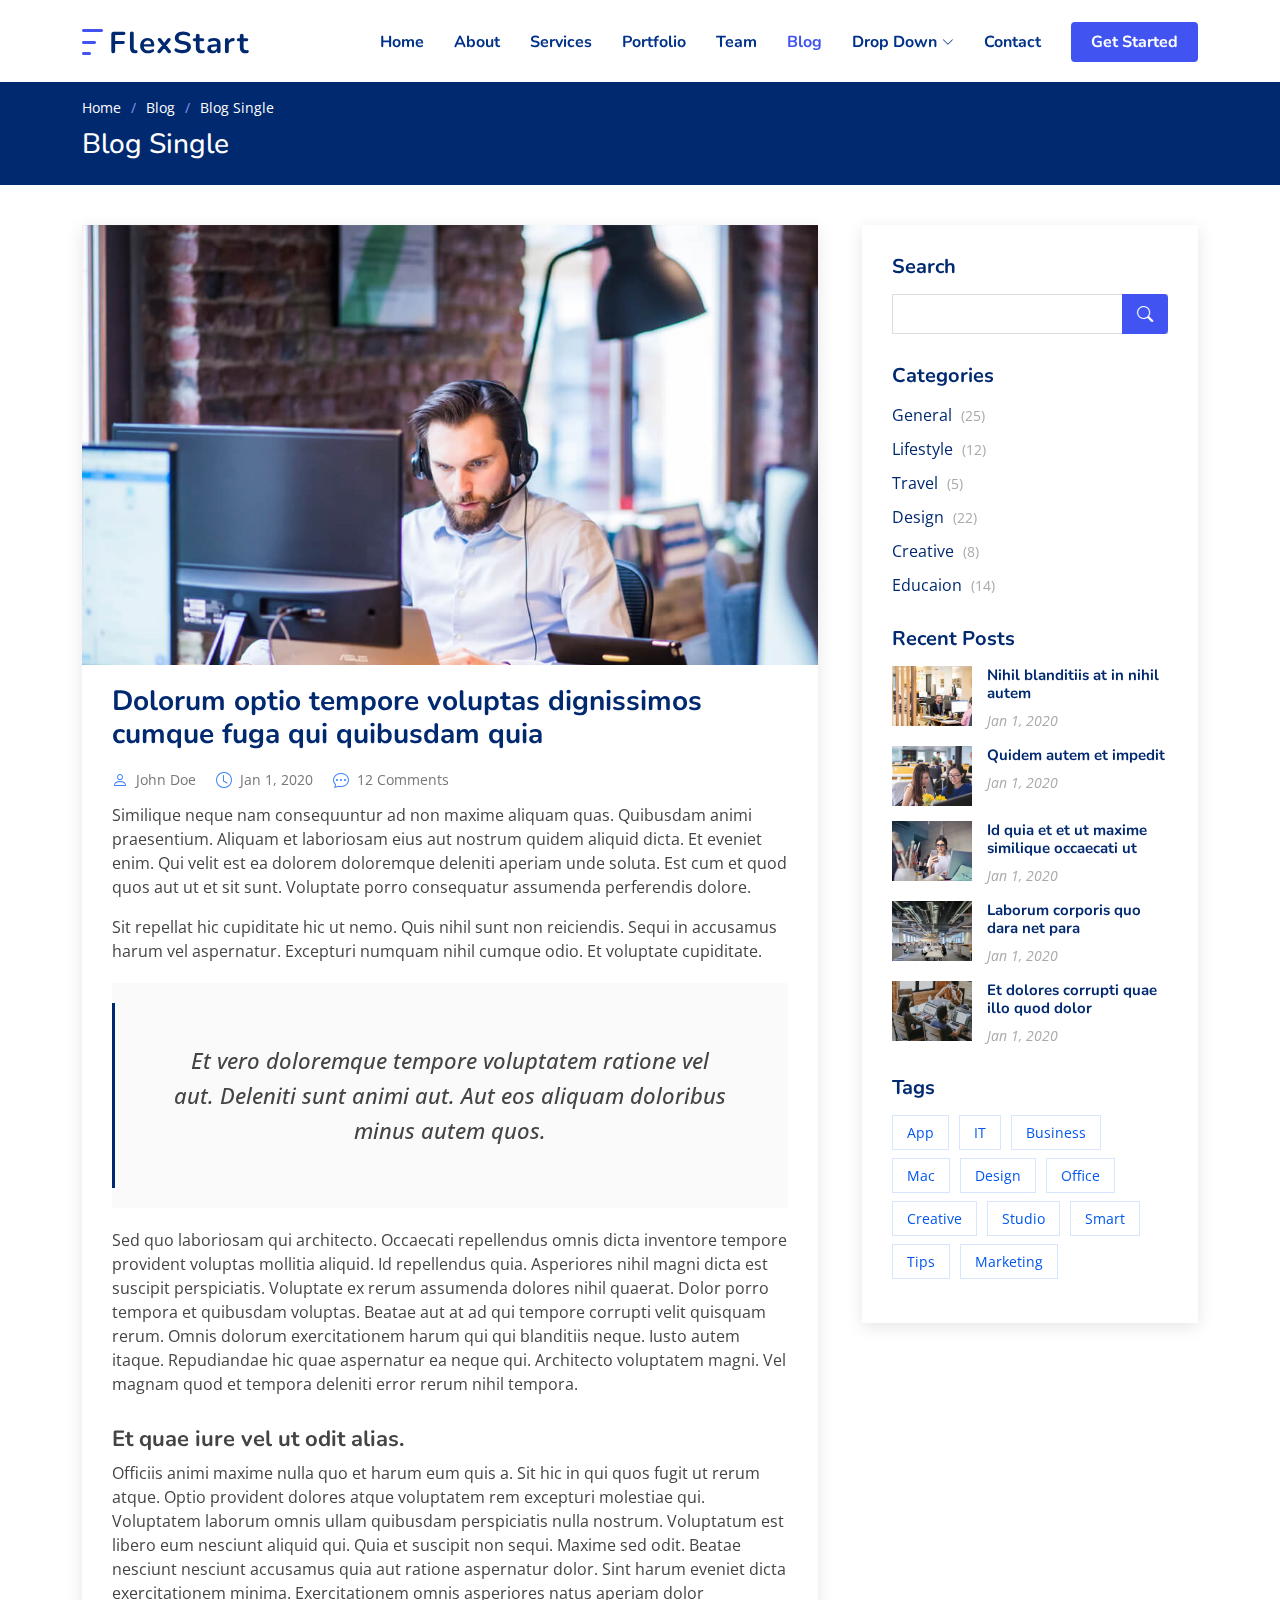
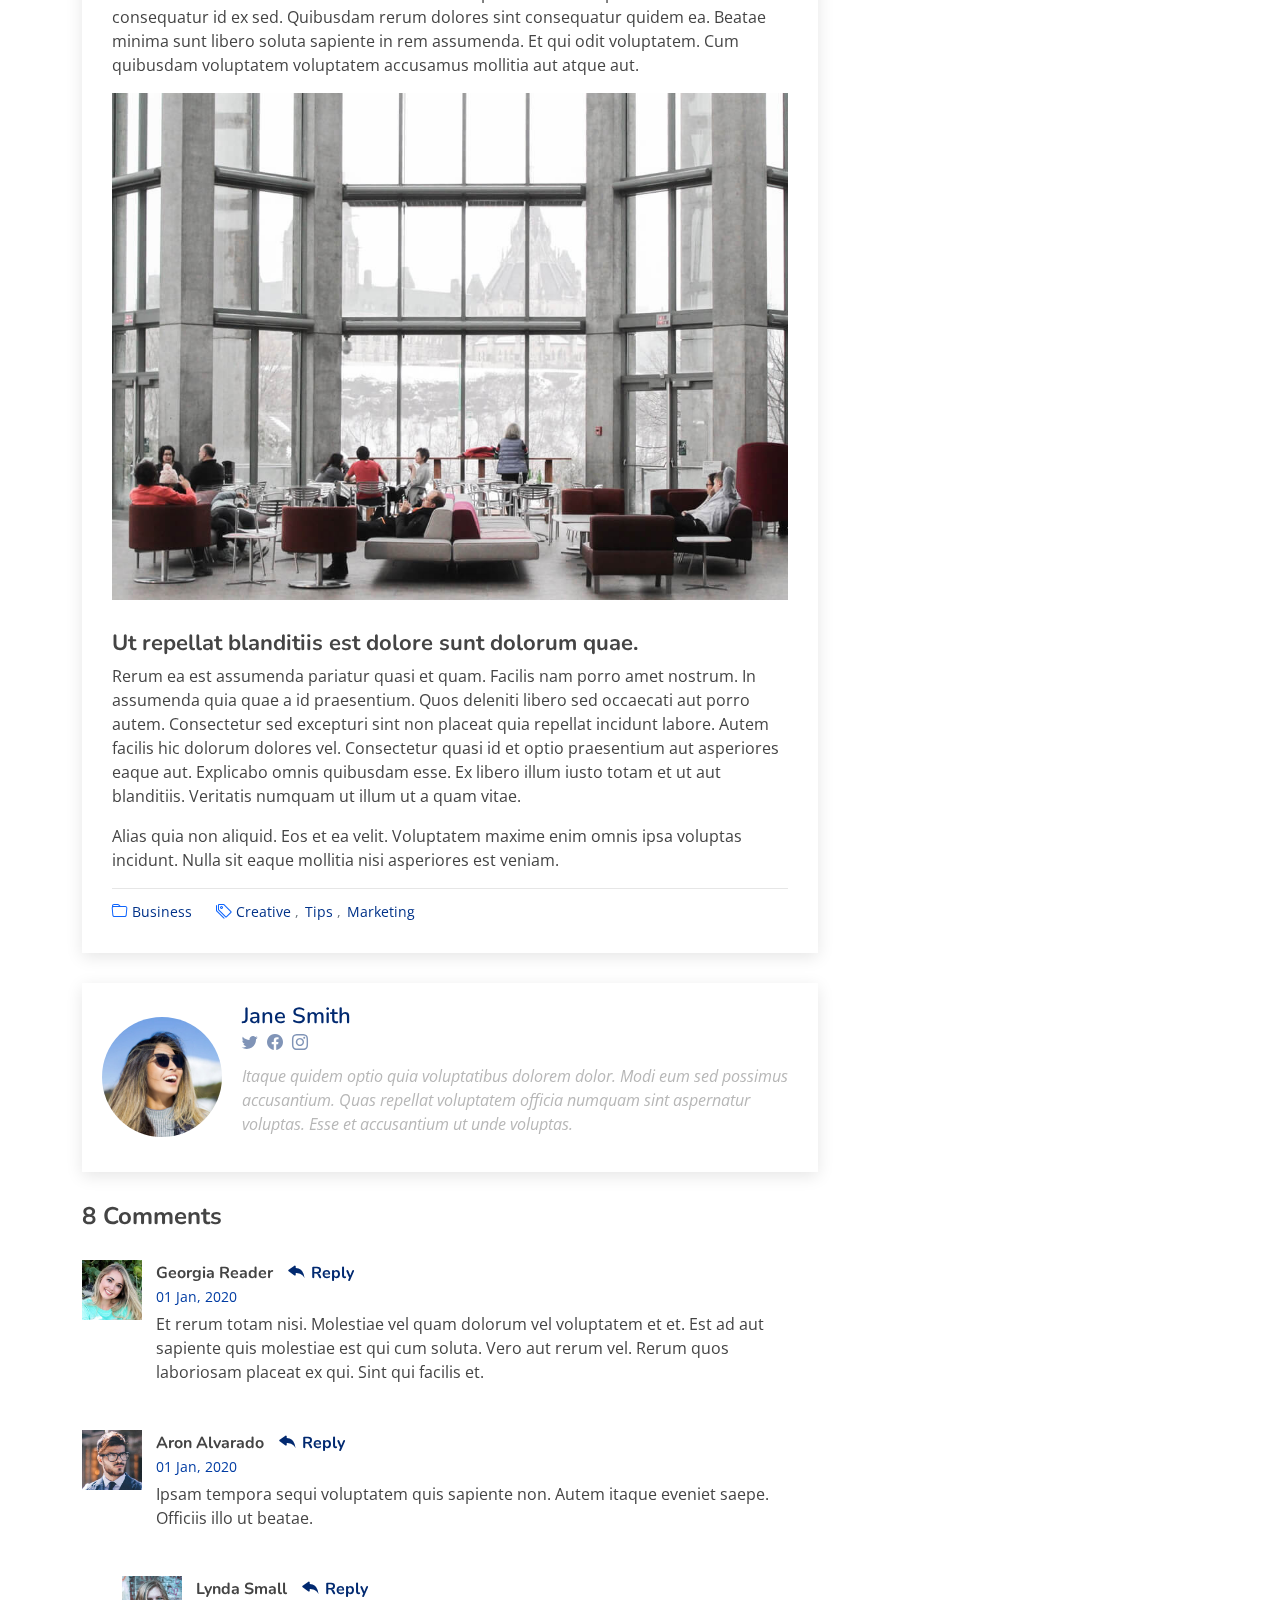
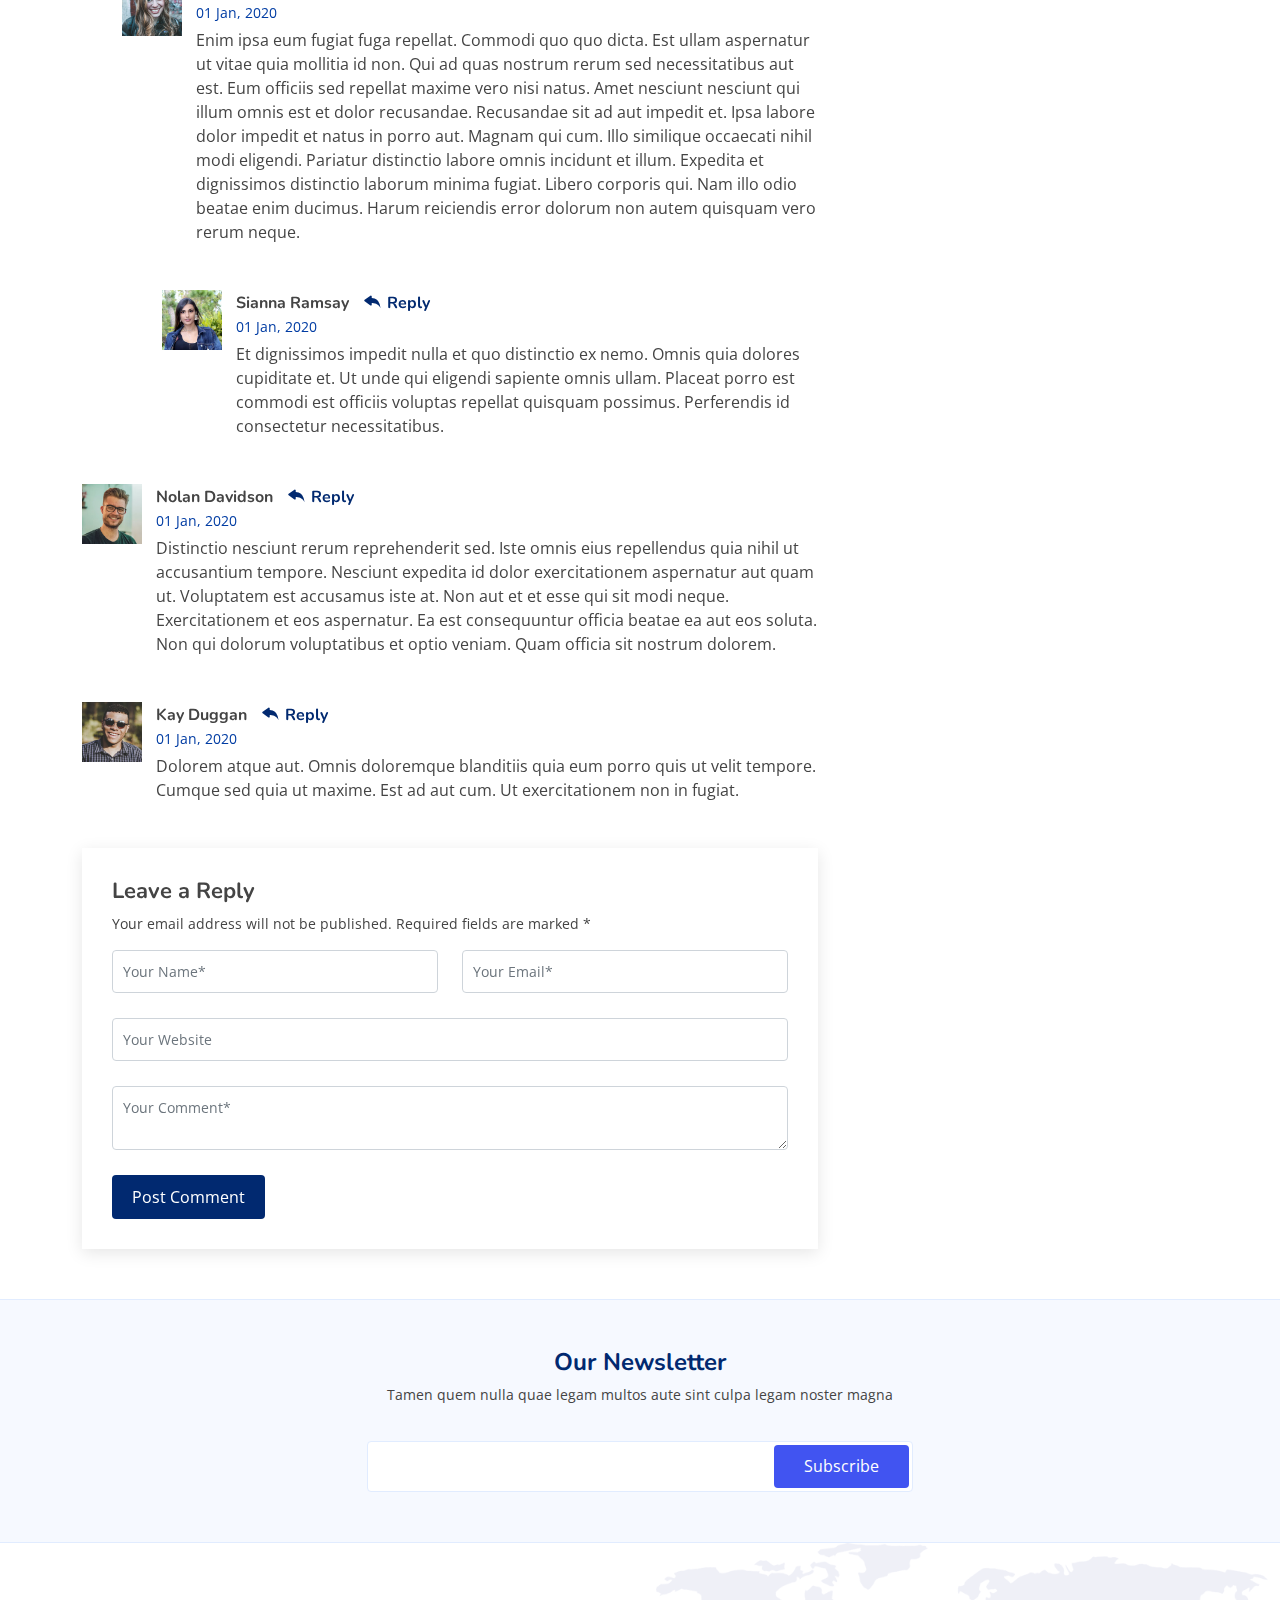
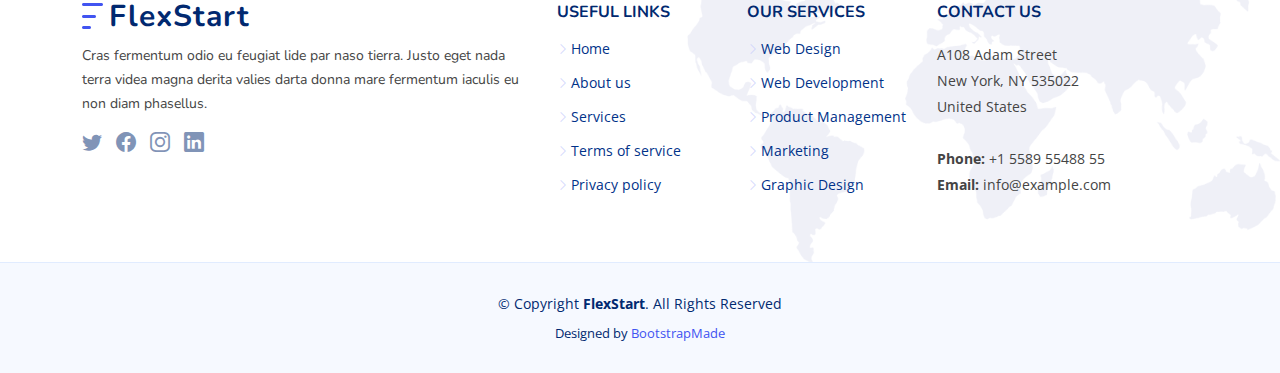
<file: web/contoh-contoh/FlexStart/blog-single.html>
<!DOCTYPE html>
<html lang="en">

<head>
  <meta charset="utf-8">
  <meta content="width=device-width, initial-scale=1.0" name="viewport">

  <title>Blog Single - FlexStart Bootstrap Template</title>
  <meta content="" name="description">
  <meta content="" name="keywords">

  <!-- Favicons -->
  <link href="assets/img/favicon.png" rel="icon">
  <link href="assets/img/apple-touch-icon.png" rel="apple-touch-icon">

  <!-- Google Fonts -->
  <link href="https://fonts.googleapis.com/css?family=Open+Sans:300,300i,400,400i,600,600i,700,700i|Nunito:300,300i,400,400i,600,600i,700,700i|Poppins:300,300i,400,400i,500,500i,600,600i,700,700i" rel="stylesheet">

  <!-- Vendor CSS Files -->
  <link href="assets/vendor/aos/aos.css" rel="stylesheet">
  <link href="assets/vendor/bootstrap/css/bootstrap.min.css" rel="stylesheet">
  <link href="assets/vendor/bootstrap-icons/bootstrap-icons.css" rel="stylesheet">
  <link href="assets/vendor/glightbox/css/glightbox.min.css" rel="stylesheet">
  <link href="assets/vendor/remixicon/remixicon.css" rel="stylesheet">
  <link href="assets/vendor/swiper/swiper-bundle.min.css" rel="stylesheet">

  <!-- Template Main CSS File -->
  <link href="assets/css/style.css" rel="stylesheet">

  <!-- =======================================================
  * Template Name: FlexStart - v1.9.0
  * Template URL: https://bootstrapmade.com/flexstart-bootstrap-startup-template/
  * Author: BootstrapMade.com
  * License: https://bootstrapmade.com/license/
  ======================================================== -->
</head>

<body>

  <!-- ======= Header ======= -->
  <header id="header" class="header fixed-top">
    <div class="container-fluid container-xl d-flex align-items-center justify-content-between">

      <a href="index.html" class="logo d-flex align-items-center">
        <img src="assets/img/logo.png" alt="">
        <span>FlexStart</span>
      </a>

      <nav id="navbar" class="navbar">
        <ul>
          <li><a class="nav-link scrollto " href="#hero">Home</a></li>
          <li><a class="nav-link scrollto" href="#about">About</a></li>
          <li><a class="nav-link scrollto" href="#services">Services</a></li>
          <li><a class="nav-link scrollto" href="#portfolio">Portfolio</a></li>
          <li><a class="nav-link scrollto" href="#team">Team</a></li>
          <li><a class="active" href="blog.html">Blog</a></li>
          <li class="dropdown"><a href="#"><span>Drop Down</span> <i class="bi bi-chevron-down"></i></a>
            <ul>
              <li><a href="#">Drop Down 1</a></li>
              <li class="dropdown"><a href="#"><span>Deep Drop Down</span> <i class="bi bi-chevron-right"></i></a>
                <ul>
                  <li><a href="#">Deep Drop Down 1</a></li>
                  <li><a href="#">Deep Drop Down 2</a></li>
                  <li><a href="#">Deep Drop Down 3</a></li>
                  <li><a href="#">Deep Drop Down 4</a></li>
                  <li><a href="#">Deep Drop Down 5</a></li>
                </ul>
              </li>
              <li><a href="#">Drop Down 2</a></li>
              <li><a href="#">Drop Down 3</a></li>
              <li><a href="#">Drop Down 4</a></li>
            </ul>
          </li>
          <li><a class="nav-link scrollto" href="#contact">Contact</a></li>
          <li><a class="getstarted scrollto" href="#about">Get Started</a></li>
        </ul>
        <i class="bi bi-list mobile-nav-toggle"></i>
      </nav><!-- .navbar -->

    </div>
  </header><!-- End Header -->

  <main id="main">

    <!-- ======= Breadcrumbs ======= -->
    <section class="breadcrumbs">
      <div class="container">

        <ol>
          <li><a href="index.html">Home</a></li>
          <li><a href="blog.html">Blog</a></li>
          <li>Blog Single</li>
        </ol>
        <h2>Blog Single</h2>

      </div>
    </section><!-- End Breadcrumbs -->

    <!-- ======= Blog Single Section ======= -->
    <section id="blog" class="blog">
      <div class="container" data-aos="fade-up">

        <div class="row">

          <div class="col-lg-8 entries">

            <article class="entry entry-single">

              <div class="entry-img">
                <img src="assets/img/blog/blog-1.jpg" alt="" class="img-fluid">
              </div>

              <h2 class="entry-title">
                <a href="blog-single.html">Dolorum optio tempore voluptas dignissimos cumque fuga qui quibusdam quia</a>
              </h2>

              <div class="entry-meta">
                <ul>
                  <li class="d-flex align-items-center"><i class="bi bi-person"></i> <a href="blog-single.html">John Doe</a></li>
                  <li class="d-flex align-items-center"><i class="bi bi-clock"></i> <a href="blog-single.html"><time datetime="2020-01-01">Jan 1, 2020</time></a></li>
                  <li class="d-flex align-items-center"><i class="bi bi-chat-dots"></i> <a href="blog-single.html">12 Comments</a></li>
                </ul>
              </div>

              <div class="entry-content">
                <p>
                  Similique neque nam consequuntur ad non maxime aliquam quas. Quibusdam animi praesentium. Aliquam et laboriosam eius aut nostrum quidem aliquid dicta.
                  Et eveniet enim. Qui velit est ea dolorem doloremque deleniti aperiam unde soluta. Est cum et quod quos aut ut et sit sunt. Voluptate porro consequatur assumenda perferendis dolore.
                </p>

                <p>
                  Sit repellat hic cupiditate hic ut nemo. Quis nihil sunt non reiciendis. Sequi in accusamus harum vel aspernatur. Excepturi numquam nihil cumque odio. Et voluptate cupiditate.
                </p>

                <blockquote>
                  <p>
                    Et vero doloremque tempore voluptatem ratione vel aut. Deleniti sunt animi aut. Aut eos aliquam doloribus minus autem quos.
                  </p>
                </blockquote>

                <p>
                  Sed quo laboriosam qui architecto. Occaecati repellendus omnis dicta inventore tempore provident voluptas mollitia aliquid. Id repellendus quia. Asperiores nihil magni dicta est suscipit perspiciatis. Voluptate ex rerum assumenda dolores nihil quaerat.
                  Dolor porro tempora et quibusdam voluptas. Beatae aut at ad qui tempore corrupti velit quisquam rerum. Omnis dolorum exercitationem harum qui qui blanditiis neque.
                  Iusto autem itaque. Repudiandae hic quae aspernatur ea neque qui. Architecto voluptatem magni. Vel magnam quod et tempora deleniti error rerum nihil tempora.
                </p>

                <h3>Et quae iure vel ut odit alias.</h3>
                <p>
                  Officiis animi maxime nulla quo et harum eum quis a. Sit hic in qui quos fugit ut rerum atque. Optio provident dolores atque voluptatem rem excepturi molestiae qui. Voluptatem laborum omnis ullam quibusdam perspiciatis nulla nostrum. Voluptatum est libero eum nesciunt aliquid qui.
                  Quia et suscipit non sequi. Maxime sed odit. Beatae nesciunt nesciunt accusamus quia aut ratione aspernatur dolor. Sint harum eveniet dicta exercitationem minima. Exercitationem omnis asperiores natus aperiam dolor consequatur id ex sed. Quibusdam rerum dolores sint consequatur quidem ea.
                  Beatae minima sunt libero soluta sapiente in rem assumenda. Et qui odit voluptatem. Cum quibusdam voluptatem voluptatem accusamus mollitia aut atque aut.
                </p>
                <img src="assets/img/blog/blog-inside-post.jpg" class="img-fluid" alt="">

                <h3>Ut repellat blanditiis est dolore sunt dolorum quae.</h3>
                <p>
                  Rerum ea est assumenda pariatur quasi et quam. Facilis nam porro amet nostrum. In assumenda quia quae a id praesentium. Quos deleniti libero sed occaecati aut porro autem. Consectetur sed excepturi sint non placeat quia repellat incidunt labore. Autem facilis hic dolorum dolores vel.
                  Consectetur quasi id et optio praesentium aut asperiores eaque aut. Explicabo omnis quibusdam esse. Ex libero illum iusto totam et ut aut blanditiis. Veritatis numquam ut illum ut a quam vitae.
                </p>
                <p>
                  Alias quia non aliquid. Eos et ea velit. Voluptatem maxime enim omnis ipsa voluptas incidunt. Nulla sit eaque mollitia nisi asperiores est veniam.
                </p>

              </div>

              <div class="entry-footer">
                <i class="bi bi-folder"></i>
                <ul class="cats">
                  <li><a href="#">Business</a></li>
                </ul>

                <i class="bi bi-tags"></i>
                <ul class="tags">
                  <li><a href="#">Creative</a></li>
                  <li><a href="#">Tips</a></li>
                  <li><a href="#">Marketing</a></li>
                </ul>
              </div>

            </article><!-- End blog entry -->

            <div class="blog-author d-flex align-items-center">
              <img src="assets/img/blog/blog-author.jpg" class="rounded-circle float-left" alt="">
              <div>
                <h4>Jane Smith</h4>
                <div class="social-links">
                  <a href="https://twitters.com/#"><i class="bi bi-twitter"></i></a>
                  <a href="https://facebook.com/#"><i class="bi bi-facebook"></i></a>
                  <a href="https://instagram.com/#"><i class="biu bi-instagram"></i></a>
                </div>
                <p>
                  Itaque quidem optio quia voluptatibus dolorem dolor. Modi eum sed possimus accusantium. Quas repellat voluptatem officia numquam sint aspernatur voluptas. Esse et accusantium ut unde voluptas.
                </p>
              </div>
            </div><!-- End blog author bio -->

            <div class="blog-comments">

              <h4 class="comments-count">8 Comments</h4>

              <div id="comment-1" class="comment">
                <div class="d-flex">
                  <div class="comment-img"><img src="assets/img/blog/comments-1.jpg" alt=""></div>
                  <div>
                    <h5><a href="">Georgia Reader</a> <a href="#" class="reply"><i class="bi bi-reply-fill"></i> Reply</a></h5>
                    <time datetime="2020-01-01">01 Jan, 2020</time>
                    <p>
                      Et rerum totam nisi. Molestiae vel quam dolorum vel voluptatem et et. Est ad aut sapiente quis molestiae est qui cum soluta.
                      Vero aut rerum vel. Rerum quos laboriosam placeat ex qui. Sint qui facilis et.
                    </p>
                  </div>
                </div>
              </div><!-- End comment #1 -->

              <div id="comment-2" class="comment">
                <div class="d-flex">
                  <div class="comment-img"><img src="assets/img/blog/comments-2.jpg" alt=""></div>
                  <div>
                    <h5><a href="">Aron Alvarado</a> <a href="#" class="reply"><i class="bi bi-reply-fill"></i> Reply</a></h5>
                    <time datetime="2020-01-01">01 Jan, 2020</time>
                    <p>
                      Ipsam tempora sequi voluptatem quis sapiente non. Autem itaque eveniet saepe. Officiis illo ut beatae.
                    </p>
                  </div>
                </div>

                <div id="comment-reply-1" class="comment comment-reply">
                  <div class="d-flex">
                    <div class="comment-img"><img src="assets/img/blog/comments-3.jpg" alt=""></div>
                    <div>
                      <h5><a href="">Lynda Small</a> <a href="#" class="reply"><i class="bi bi-reply-fill"></i> Reply</a></h5>
                      <time datetime="2020-01-01">01 Jan, 2020</time>
                      <p>
                        Enim ipsa eum fugiat fuga repellat. Commodi quo quo dicta. Est ullam aspernatur ut vitae quia mollitia id non. Qui ad quas nostrum rerum sed necessitatibus aut est. Eum officiis sed repellat maxime vero nisi natus. Amet nesciunt nesciunt qui illum omnis est et dolor recusandae.

                        Recusandae sit ad aut impedit et. Ipsa labore dolor impedit et natus in porro aut. Magnam qui cum. Illo similique occaecati nihil modi eligendi. Pariatur distinctio labore omnis incidunt et illum. Expedita et dignissimos distinctio laborum minima fugiat.

                        Libero corporis qui. Nam illo odio beatae enim ducimus. Harum reiciendis error dolorum non autem quisquam vero rerum neque.
                      </p>
                    </div>
                  </div>

                  <div id="comment-reply-2" class="comment comment-reply">
                    <div class="d-flex">
                      <div class="comment-img"><img src="assets/img/blog/comments-4.jpg" alt=""></div>
                      <div>
                        <h5><a href="">Sianna Ramsay</a> <a href="#" class="reply"><i class="bi bi-reply-fill"></i> Reply</a></h5>
                        <time datetime="2020-01-01">01 Jan, 2020</time>
                        <p>
                          Et dignissimos impedit nulla et quo distinctio ex nemo. Omnis quia dolores cupiditate et. Ut unde qui eligendi sapiente omnis ullam. Placeat porro est commodi est officiis voluptas repellat quisquam possimus. Perferendis id consectetur necessitatibus.
                        </p>
                      </div>
                    </div>

                  </div><!-- End comment reply #2-->

                </div><!-- End comment reply #1-->

              </div><!-- End comment #2-->

              <div id="comment-3" class="comment">
                <div class="d-flex">
                  <div class="comment-img"><img src="assets/img/blog/comments-5.jpg" alt=""></div>
                  <div>
                    <h5><a href="">Nolan Davidson</a> <a href="#" class="reply"><i class="bi bi-reply-fill"></i> Reply</a></h5>
                    <time datetime="2020-01-01">01 Jan, 2020</time>
                    <p>
                      Distinctio nesciunt rerum reprehenderit sed. Iste omnis eius repellendus quia nihil ut accusantium tempore. Nesciunt expedita id dolor exercitationem aspernatur aut quam ut. Voluptatem est accusamus iste at.
                      Non aut et et esse qui sit modi neque. Exercitationem et eos aspernatur. Ea est consequuntur officia beatae ea aut eos soluta. Non qui dolorum voluptatibus et optio veniam. Quam officia sit nostrum dolorem.
                    </p>
                  </div>
                </div>

              </div><!-- End comment #3 -->

              <div id="comment-4" class="comment">
                <div class="d-flex">
                  <div class="comment-img"><img src="assets/img/blog/comments-6.jpg" alt=""></div>
                  <div>
                    <h5><a href="">Kay Duggan</a> <a href="#" class="reply"><i class="bi bi-reply-fill"></i> Reply</a></h5>
                    <time datetime="2020-01-01">01 Jan, 2020</time>
                    <p>
                      Dolorem atque aut. Omnis doloremque blanditiis quia eum porro quis ut velit tempore. Cumque sed quia ut maxime. Est ad aut cum. Ut exercitationem non in fugiat.
                    </p>
                  </div>
                </div>

              </div><!-- End comment #4 -->

              <div class="reply-form">
                <h4>Leave a Reply</h4>
                <p>Your email address will not be published. Required fields are marked * </p>
                <form action="">
                  <div class="row">
                    <div class="col-md-6 form-group">
                      <input name="name" type="text" class="form-control" placeholder="Your Name*">
                    </div>
                    <div class="col-md-6 form-group">
                      <input name="email" type="text" class="form-control" placeholder="Your Email*">
                    </div>
                  </div>
                  <div class="row">
                    <div class="col form-group">
                      <input name="website" type="text" class="form-control" placeholder="Your Website">
                    </div>
                  </div>
                  <div class="row">
                    <div class="col form-group">
                      <textarea name="comment" class="form-control" placeholder="Your Comment*"></textarea>
                    </div>
                  </div>
                  <button type="submit" class="btn btn-primary">Post Comment</button>

                </form>

              </div>

            </div><!-- End blog comments -->

          </div><!-- End blog entries list -->

          <div class="col-lg-4">

            <div class="sidebar">

              <h3 class="sidebar-title">Search</h3>
              <div class="sidebar-item search-form">
                <form action="">
                  <input type="text">
                  <button type="submit"><i class="bi bi-search"></i></button>
                </form>
              </div><!-- End sidebar search formn-->

              <h3 class="sidebar-title">Categories</h3>
              <div class="sidebar-item categories">
                <ul>
                  <li><a href="#">General <span>(25)</span></a></li>
                  <li><a href="#">Lifestyle <span>(12)</span></a></li>
                  <li><a href="#">Travel <span>(5)</span></a></li>
                  <li><a href="#">Design <span>(22)</span></a></li>
                  <li><a href="#">Creative <span>(8)</span></a></li>
                  <li><a href="#">Educaion <span>(14)</span></a></li>
                </ul>
              </div><!-- End sidebar categories-->

              <h3 class="sidebar-title">Recent Posts</h3>
              <div class="sidebar-item recent-posts">
                <div class="post-item clearfix">
                  <img src="assets/img/blog/blog-recent-1.jpg" alt="">
                  <h4><a href="blog-single.html">Nihil blanditiis at in nihil autem</a></h4>
                  <time datetime="2020-01-01">Jan 1, 2020</time>
                </div>

                <div class="post-item clearfix">
                  <img src="assets/img/blog/blog-recent-2.jpg" alt="">
                  <h4><a href="blog-single.html">Quidem autem et impedit</a></h4>
                  <time datetime="2020-01-01">Jan 1, 2020</time>
                </div>

                <div class="post-item clearfix">
                  <img src="assets/img/blog/blog-recent-3.jpg" alt="">
                  <h4><a href="blog-single.html">Id quia et et ut maxime similique occaecati ut</a></h4>
                  <time datetime="2020-01-01">Jan 1, 2020</time>
                </div>

                <div class="post-item clearfix">
                  <img src="assets/img/blog/blog-recent-4.jpg" alt="">
                  <h4><a href="blog-single.html">Laborum corporis quo dara net para</a></h4>
                  <time datetime="2020-01-01">Jan 1, 2020</time>
                </div>

                <div class="post-item clearfix">
                  <img src="assets/img/blog/blog-recent-5.jpg" alt="">
                  <h4><a href="blog-single.html">Et dolores corrupti quae illo quod dolor</a></h4>
                  <time datetime="2020-01-01">Jan 1, 2020</time>
                </div>

              </div><!-- End sidebar recent posts-->

              <h3 class="sidebar-title">Tags</h3>
              <div class="sidebar-item tags">
                <ul>
                  <li><a href="#">App</a></li>
                  <li><a href="#">IT</a></li>
                  <li><a href="#">Business</a></li>
                  <li><a href="#">Mac</a></li>
                  <li><a href="#">Design</a></li>
                  <li><a href="#">Office</a></li>
                  <li><a href="#">Creative</a></li>
                  <li><a href="#">Studio</a></li>
                  <li><a href="#">Smart</a></li>
                  <li><a href="#">Tips</a></li>
                  <li><a href="#">Marketing</a></li>
                </ul>
              </div><!-- End sidebar tags-->

            </div><!-- End sidebar -->

          </div><!-- End blog sidebar -->

        </div>

      </div>
    </section><!-- End Blog Single Section -->

  </main><!-- End #main -->

  <!-- ======= Footer ======= -->
  <footer id="footer" class="footer">

    <div class="footer-newsletter">
      <div class="container">
        <div class="row justify-content-center">
          <div class="col-lg-12 text-center">
            <h4>Our Newsletter</h4>
            <p>Tamen quem nulla quae legam multos aute sint culpa legam noster magna</p>
          </div>
          <div class="col-lg-6">
            <form action="" method="post">
              <input type="email" name="email"><input type="submit" value="Subscribe">
            </form>
          </div>
        </div>
      </div>
    </div>

    <div class="footer-top">
      <div class="container">
        <div class="row gy-4">
          <div class="col-lg-5 col-md-12 footer-info">
            <a href="index.html" class="logo d-flex align-items-center">
              <img src="assets/img/logo.png" alt="">
              <span>FlexStart</span>
            </a>
            <p>Cras fermentum odio eu feugiat lide par naso tierra. Justo eget nada terra videa magna derita valies darta donna mare fermentum iaculis eu non diam phasellus.</p>
            <div class="social-links mt-3">
              <a href="#" class="twitter"><i class="bi bi-twitter"></i></a>
              <a href="#" class="facebook"><i class="bi bi-facebook"></i></a>
              <a href="#" class="instagram"><i class="bi bi-instagram"></i></a>
              <a href="#" class="linkedin"><i class="bi bi-linkedin"></i></a>
            </div>
          </div>

          <div class="col-lg-2 col-6 footer-links">
            <h4>Useful Links</h4>
            <ul>
              <li><i class="bi bi-chevron-right"></i> <a href="#">Home</a></li>
              <li><i class="bi bi-chevron-right"></i> <a href="#">About us</a></li>
              <li><i class="bi bi-chevron-right"></i> <a href="#">Services</a></li>
              <li><i class="bi bi-chevron-right"></i> <a href="#">Terms of service</a></li>
              <li><i class="bi bi-chevron-right"></i> <a href="#">Privacy policy</a></li>
            </ul>
          </div>

          <div class="col-lg-2 col-6 footer-links">
            <h4>Our Services</h4>
            <ul>
              <li><i class="bi bi-chevron-right"></i> <a href="#">Web Design</a></li>
              <li><i class="bi bi-chevron-right"></i> <a href="#">Web Development</a></li>
              <li><i class="bi bi-chevron-right"></i> <a href="#">Product Management</a></li>
              <li><i class="bi bi-chevron-right"></i> <a href="#">Marketing</a></li>
              <li><i class="bi bi-chevron-right"></i> <a href="#">Graphic Design</a></li>
            </ul>
          </div>

          <div class="col-lg-3 col-md-12 footer-contact text-center text-md-start">
            <h4>Contact Us</h4>
            <p>
              A108 Adam Street <br>
              New York, NY 535022<br>
              United States <br><br>
              <strong>Phone:</strong> +1 5589 55488 55<br>
              <strong>Email:</strong> info@example.com<br>
            </p>

          </div>

        </div>
      </div>
    </div>

    <div class="container">
      <div class="copyright">
        &copy; Copyright <strong><span>FlexStart</span></strong>. All Rights Reserved
      </div>
      <div class="credits">
        <!-- All the links in the footer should remain intact. -->
        <!-- You can delete the links only if you purchased the pro version. -->
        <!-- Licensing information: https://bootstrapmade.com/license/ -->
        <!-- Purchase the pro version with working PHP/AJAX contact form: https://bootstrapmade.com/flexstart-bootstrap-startup-template/ -->
        Designed by <a href="https://bootstrapmade.com/">BootstrapMade</a>
      </div>
    </div>
  </footer><!-- End Footer -->

  <a href="#" class="back-to-top d-flex align-items-center justify-content-center"><i class="bi bi-arrow-up-short"></i></a>

  <!-- Vendor JS Files -->
  <script src="assets/vendor/purecounter/purecounter.js"></script>
  <script src="assets/vendor/aos/aos.js"></script>
  <script src="assets/vendor/bootstrap/js/bootstrap.bundle.min.js"></script>
  <script src="assets/vendor/glightbox/js/glightbox.min.js"></script>
  <script src="assets/vendor/isotope-layout/isotope.pkgd.min.js"></script>
  <script src="assets/vendor/swiper/swiper-bundle.min.js"></script>
  <script src="assets/vendor/php-email-form/validate.js"></script>

  <!-- Template Main JS File -->
  <script src="assets/js/main.js"></script>

</body>

</html>
</file>
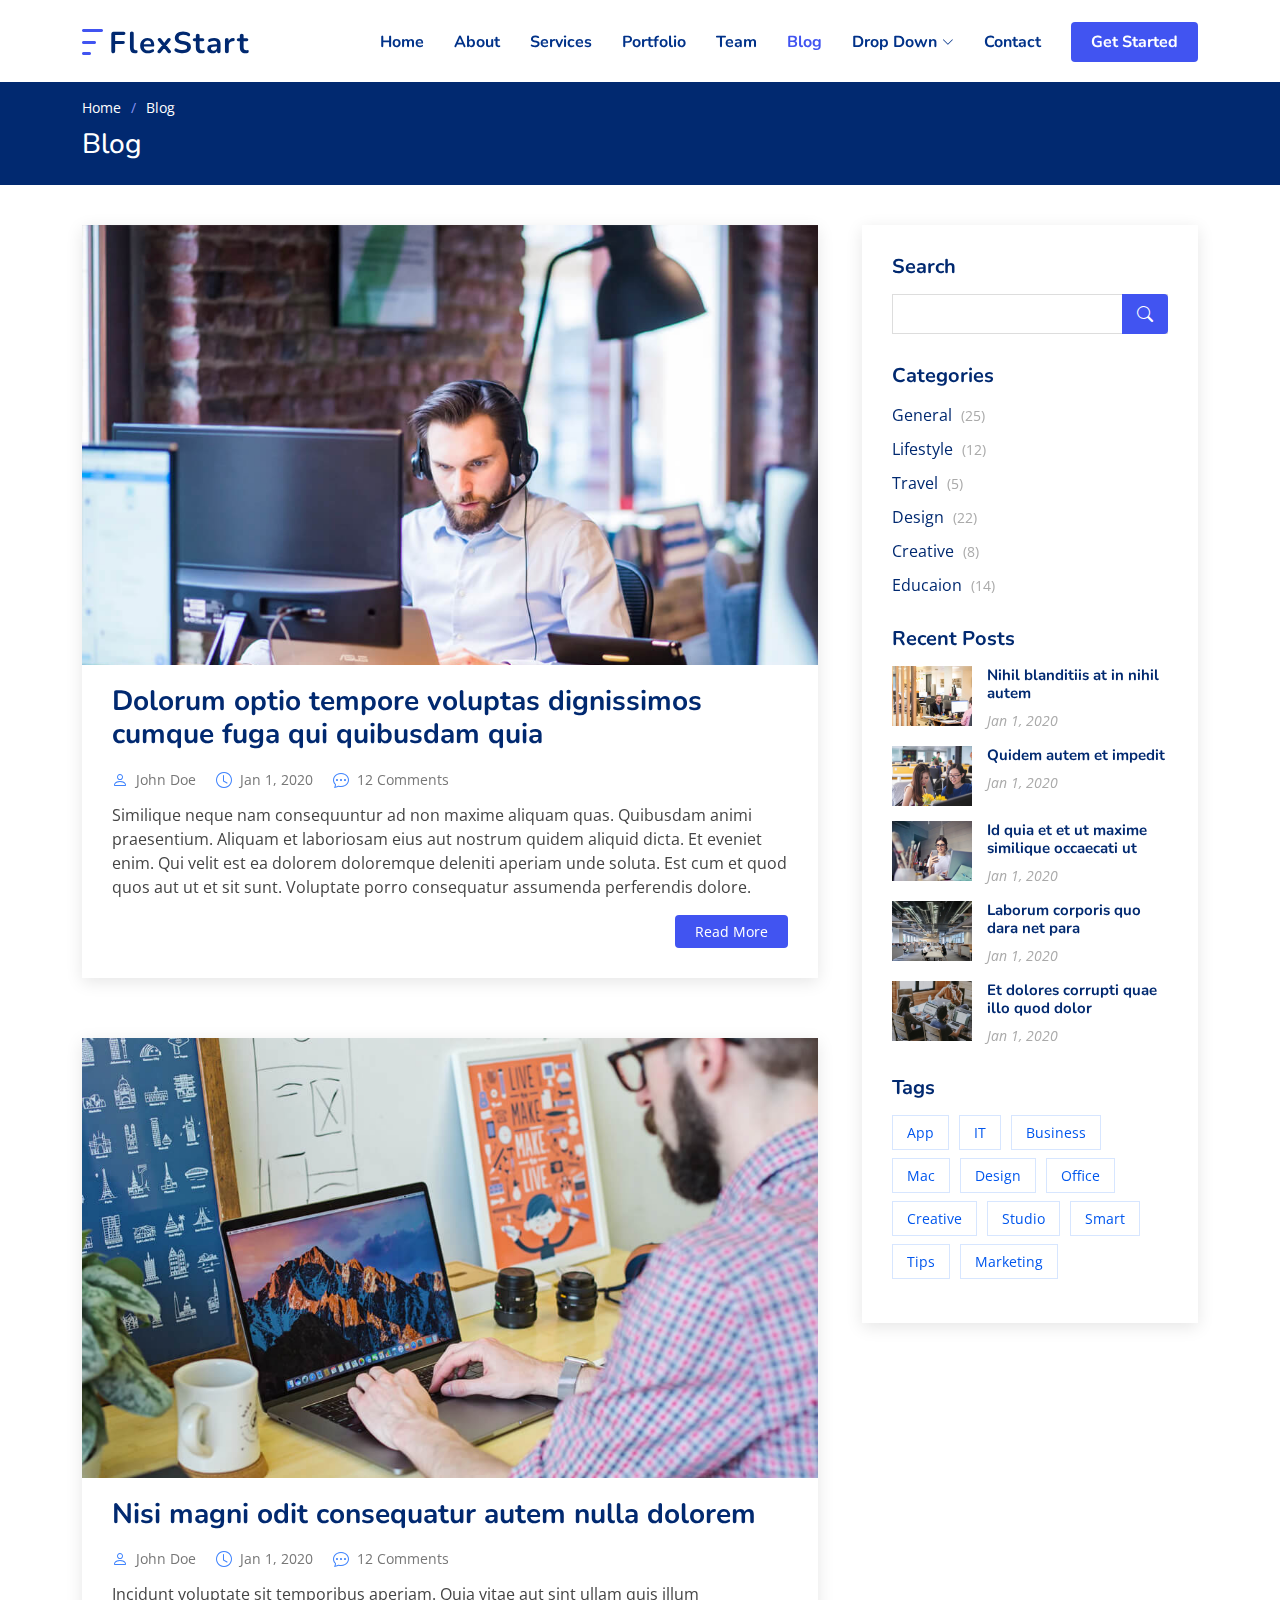
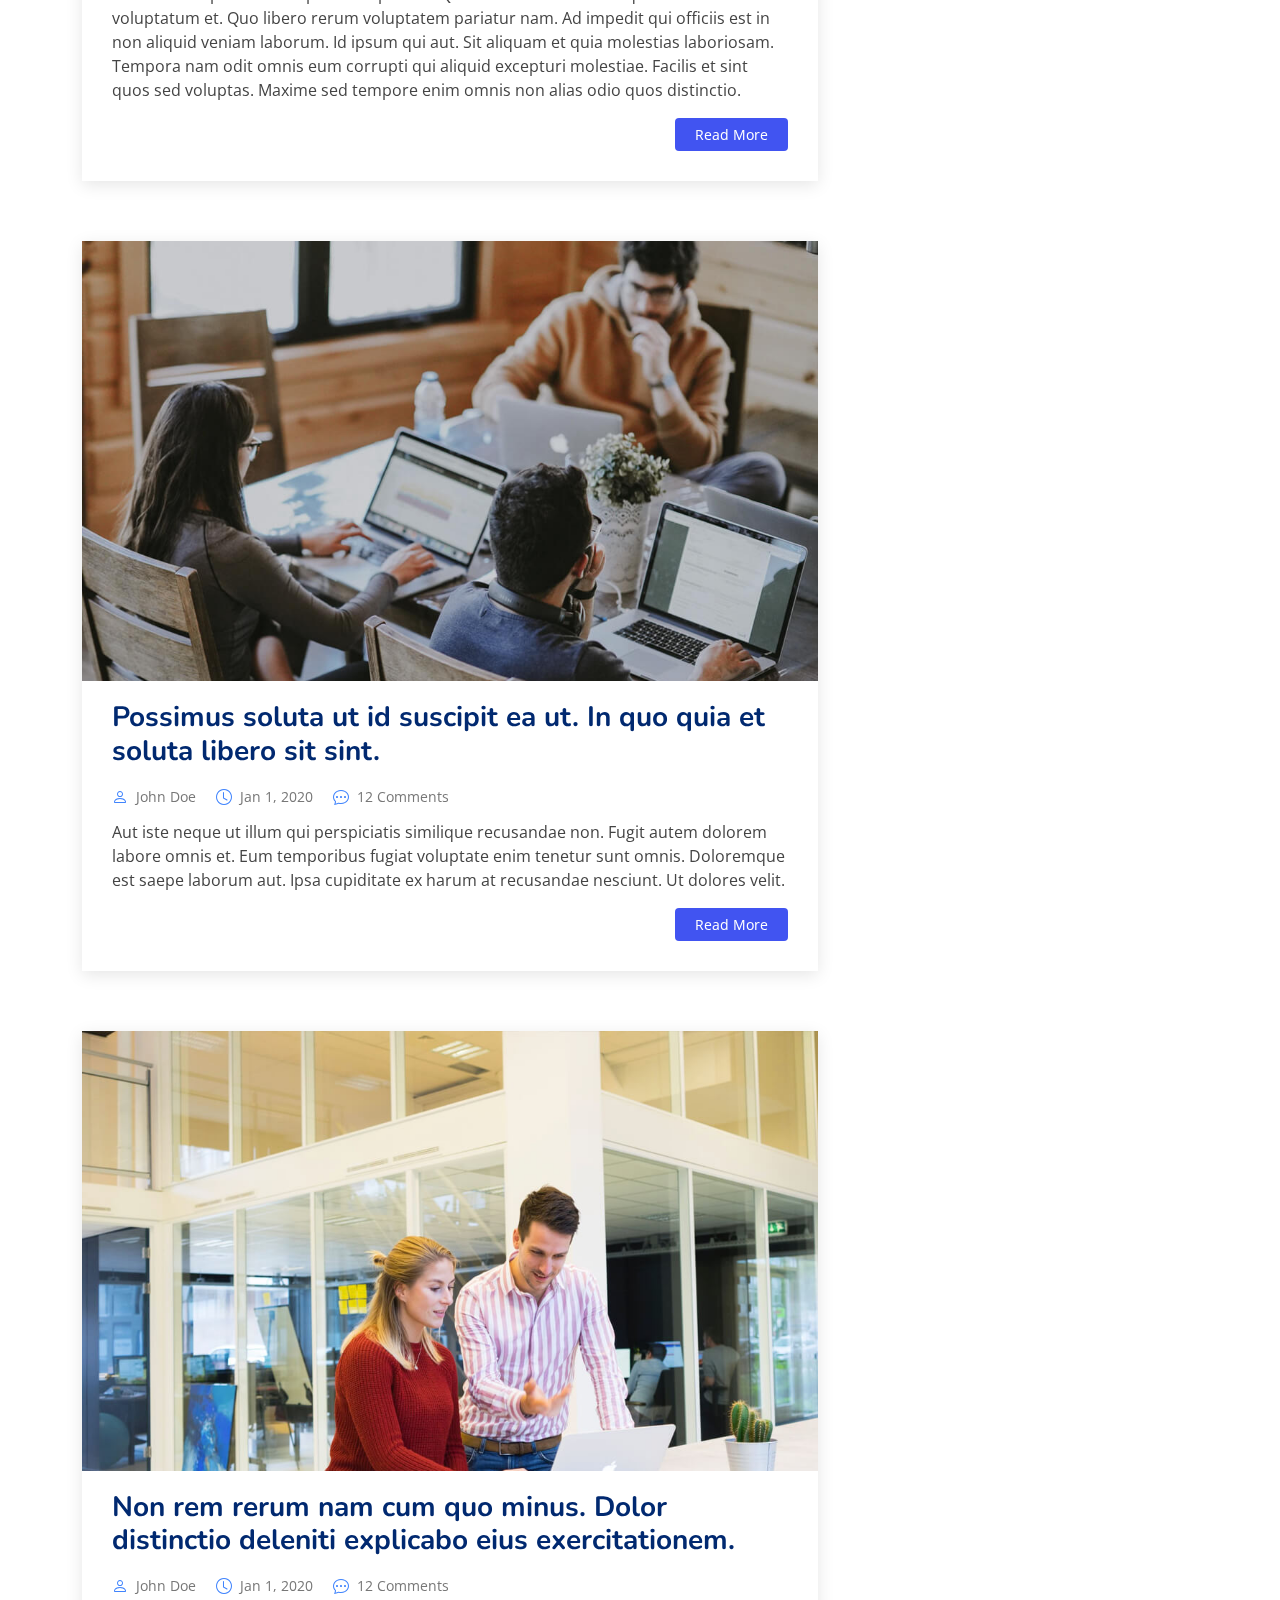
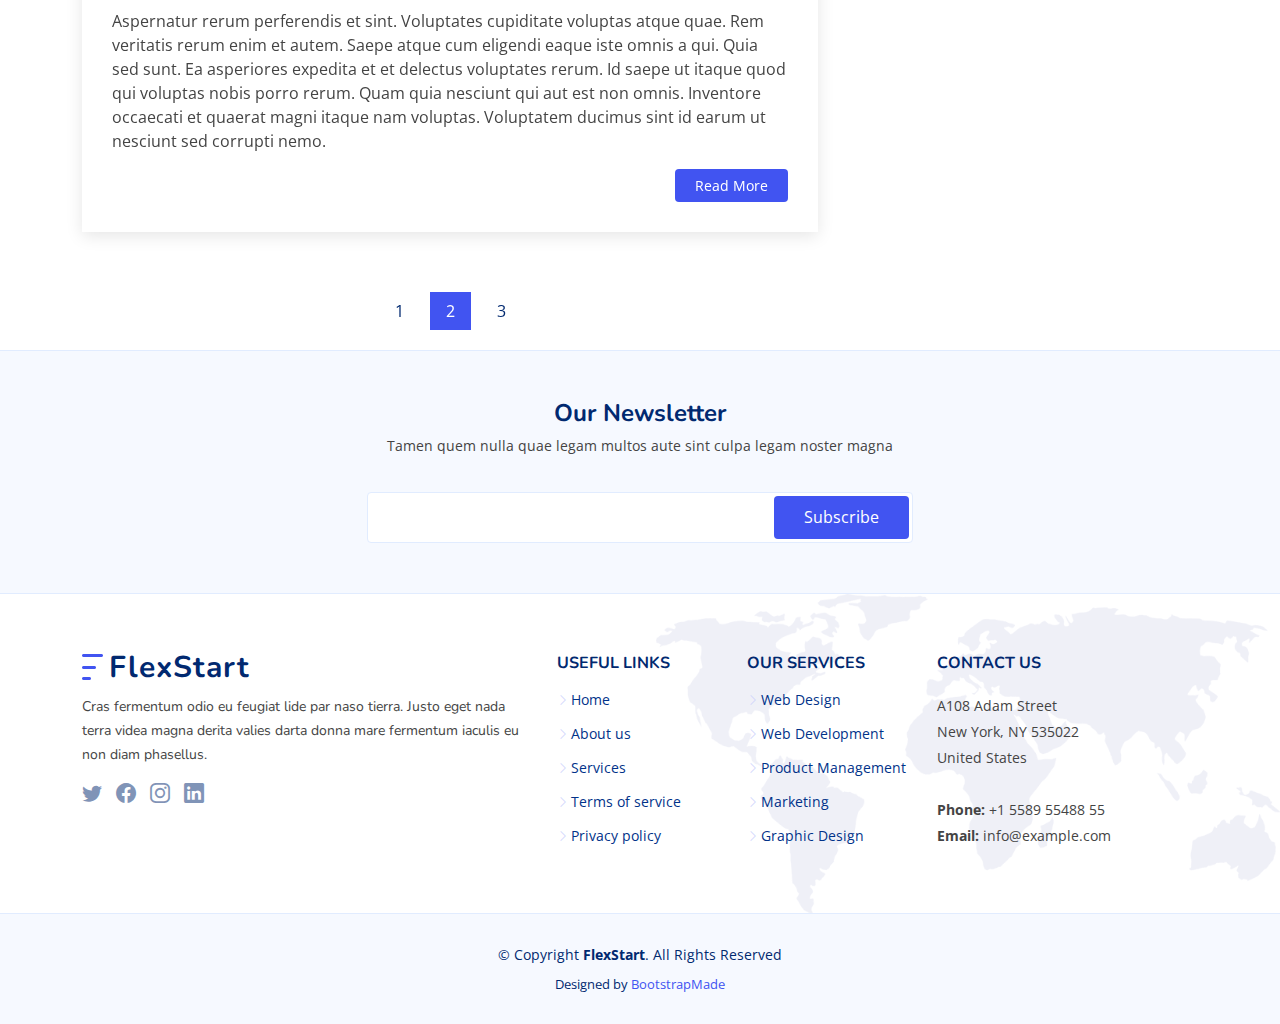
<file: web/contoh-contoh/FlexStart/blog.html>
<!DOCTYPE html>
<html lang="en">

<head>
  <meta charset="utf-8">
  <meta content="width=device-width, initial-scale=1.0" name="viewport">

  <title>Blog - FlexStart Bootstrap Template</title>
  <meta content="" name="description">
  <meta content="" name="keywords">

  <!-- Favicons -->
  <link href="assets/img/favicon.png" rel="icon">
  <link href="assets/img/apple-touch-icon.png" rel="apple-touch-icon">

  <!-- Google Fonts -->
  <link href="https://fonts.googleapis.com/css?family=Open+Sans:300,300i,400,400i,600,600i,700,700i|Nunito:300,300i,400,400i,600,600i,700,700i|Poppins:300,300i,400,400i,500,500i,600,600i,700,700i" rel="stylesheet">

  <!-- Vendor CSS Files -->
  <link href="assets/vendor/aos/aos.css" rel="stylesheet">
  <link href="assets/vendor/bootstrap/css/bootstrap.min.css" rel="stylesheet">
  <link href="assets/vendor/bootstrap-icons/bootstrap-icons.css" rel="stylesheet">
  <link href="assets/vendor/glightbox/css/glightbox.min.css" rel="stylesheet">
  <link href="assets/vendor/remixicon/remixicon.css" rel="stylesheet">
  <link href="assets/vendor/swiper/swiper-bundle.min.css" rel="stylesheet">

  <!-- Template Main CSS File -->
  <link href="assets/css/style.css" rel="stylesheet">

  <!-- =======================================================
  * Template Name: FlexStart - v1.9.0
  * Template URL: https://bootstrapmade.com/flexstart-bootstrap-startup-template/
  * Author: BootstrapMade.com
  * License: https://bootstrapmade.com/license/
  ======================================================== -->
</head>

<body>

  <!-- ======= Header ======= -->
  <header id="header" class="header fixed-top">
    <div class="container-fluid container-xl d-flex align-items-center justify-content-between">

      <a href="index.html" class="logo d-flex align-items-center">
        <img src="assets/img/logo.png" alt="">
        <span>FlexStart</span>
      </a>

      <nav id="navbar" class="navbar">
        <ul>
          <li><a class="nav-link scrollto " href="#hero">Home</a></li>
          <li><a class="nav-link scrollto" href="#about">About</a></li>
          <li><a class="nav-link scrollto" href="#services">Services</a></li>
          <li><a class="nav-link scrollto" href="#portfolio">Portfolio</a></li>
          <li><a class="nav-link scrollto" href="#team">Team</a></li>
          <li><a class="active" href="blog.html">Blog</a></li>
          <li class="dropdown"><a href="#"><span>Drop Down</span> <i class="bi bi-chevron-down"></i></a>
            <ul>
              <li><a href="#">Drop Down 1</a></li>
              <li class="dropdown"><a href="#"><span>Deep Drop Down</span> <i class="bi bi-chevron-right"></i></a>
                <ul>
                  <li><a href="#">Deep Drop Down 1</a></li>
                  <li><a href="#">Deep Drop Down 2</a></li>
                  <li><a href="#">Deep Drop Down 3</a></li>
                  <li><a href="#">Deep Drop Down 4</a></li>
                  <li><a href="#">Deep Drop Down 5</a></li>
                </ul>
              </li>
              <li><a href="#">Drop Down 2</a></li>
              <li><a href="#">Drop Down 3</a></li>
              <li><a href="#">Drop Down 4</a></li>
            </ul>
          </li>
          <li><a class="nav-link scrollto" href="#contact">Contact</a></li>
          <li><a class="getstarted scrollto" href="#about">Get Started</a></li>
        </ul>
        <i class="bi bi-list mobile-nav-toggle"></i>
      </nav><!-- .navbar -->

    </div>
  </header><!-- End Header -->

  <main id="main">

    <!-- ======= Breadcrumbs ======= -->
    <section class="breadcrumbs">
      <div class="container">

        <ol>
          <li><a href="index.html">Home</a></li>
          <li>Blog</li>
        </ol>
        <h2>Blog</h2>

      </div>
    </section><!-- End Breadcrumbs -->

    <!-- ======= Blog Section ======= -->
    <section id="blog" class="blog">
      <div class="container" data-aos="fade-up">

        <div class="row">

          <div class="col-lg-8 entries">

            <article class="entry">

              <div class="entry-img">
                <img src="assets/img/blog/blog-1.jpg" alt="" class="img-fluid">
              </div>

              <h2 class="entry-title">
                <a href="blog-single.html">Dolorum optio tempore voluptas dignissimos cumque fuga qui quibusdam quia</a>
              </h2>

              <div class="entry-meta">
                <ul>
                  <li class="d-flex align-items-center"><i class="bi bi-person"></i> <a href="blog-single.html">John Doe</a></li>
                  <li class="d-flex align-items-center"><i class="bi bi-clock"></i> <a href="blog-single.html"><time datetime="2020-01-01">Jan 1, 2020</time></a></li>
                  <li class="d-flex align-items-center"><i class="bi bi-chat-dots"></i> <a href="blog-single.html">12 Comments</a></li>
                </ul>
              </div>

              <div class="entry-content">
                <p>
                  Similique neque nam consequuntur ad non maxime aliquam quas. Quibusdam animi praesentium. Aliquam et laboriosam eius aut nostrum quidem aliquid dicta.
                  Et eveniet enim. Qui velit est ea dolorem doloremque deleniti aperiam unde soluta. Est cum et quod quos aut ut et sit sunt. Voluptate porro consequatur assumenda perferendis dolore.
                </p>
                <div class="read-more">
                  <a href="blog-single.html">Read More</a>
                </div>
              </div>

            </article><!-- End blog entry -->

            <article class="entry">

              <div class="entry-img">
                <img src="assets/img/blog/blog-2.jpg" alt="" class="img-fluid">
              </div>

              <h2 class="entry-title">
                <a href="blog-single.html">Nisi magni odit consequatur autem nulla dolorem</a>
              </h2>

              <div class="entry-meta">
                <ul>
                  <li class="d-flex align-items-center"><i class="bi bi-person"></i> <a href="blog-single.html">John Doe</a></li>
                  <li class="d-flex align-items-center"><i class="bi bi-clock"></i> <a href="blog-single.html"><time datetime="2020-01-01">Jan 1, 2020</time></a></li>
                  <li class="d-flex align-items-center"><i class="bi bi-chat-dots"></i> <a href="blog-single.html">12 Comments</a></li>
                </ul>
              </div>

              <div class="entry-content">
                <p>
                  Incidunt voluptate sit temporibus aperiam. Quia vitae aut sint ullam quis illum voluptatum et. Quo libero rerum voluptatem pariatur nam.
                  Ad impedit qui officiis est in non aliquid veniam laborum. Id ipsum qui aut. Sit aliquam et quia molestias laboriosam. Tempora nam odit omnis eum corrupti qui aliquid excepturi molestiae. Facilis et sint quos sed voluptas. Maxime sed tempore enim omnis non alias odio quos distinctio.
                </p>
                <div class="read-more">
                  <a href="blog-single.html">Read More</a>
                </div>
              </div>

            </article><!-- End blog entry -->

            <article class="entry">

              <div class="entry-img">
                <img src="assets/img/blog/blog-3.jpg" alt="" class="img-fluid">
              </div>

              <h2 class="entry-title">
                <a href="blog-single.html">Possimus soluta ut id suscipit ea ut. In quo quia et soluta libero sit sint.</a>
              </h2>

              <div class="entry-meta">
                <ul>
                  <li class="d-flex align-items-center"><i class="bi bi-person"></i> <a href="blog-single.html">John Doe</a></li>
                  <li class="d-flex align-items-center"><i class="bi bi-clock"></i> <a href="blog-single.html"><time datetime="2020-01-01">Jan 1, 2020</time></a></li>
                  <li class="d-flex align-items-center"><i class="bi bi-chat-dots"></i> <a href="blog-single.html">12 Comments</a></li>
                </ul>
              </div>

              <div class="entry-content">
                <p>
                  Aut iste neque ut illum qui perspiciatis similique recusandae non. Fugit autem dolorem labore omnis et. Eum temporibus fugiat voluptate enim tenetur sunt omnis.
                  Doloremque est saepe laborum aut. Ipsa cupiditate ex harum at recusandae nesciunt. Ut dolores velit.
                </p>
                <div class="read-more">
                  <a href="blog-single.html">Read More</a>
                </div>
              </div>

            </article><!-- End blog entry -->

            <article class="entry">

              <div class="entry-img">
                <img src="assets/img/blog/blog-4.jpg" alt="" class="img-fluid">
              </div>

              <h2 class="entry-title">
                <a href="blog-single.html">Non rem rerum nam cum quo minus. Dolor distinctio deleniti explicabo eius exercitationem.</a>
              </h2>

              <div class="entry-meta">
                <ul>
                  <li class="d-flex align-items-center"><i class="bi bi-person"></i> <a href="blog-single.html">John Doe</a></li>
                  <li class="d-flex align-items-center"><i class="bi bi-clock"></i> <a href="blog-single.html"><time datetime="2020-01-01">Jan 1, 2020</time></a></li>
                  <li class="d-flex align-items-center"><i class="bi bi-chat-dots"></i> <a href="blog-single.html">12 Comments</a></li>
                </ul>
              </div>

              <div class="entry-content">
                <p>
                  Aspernatur rerum perferendis et sint. Voluptates cupiditate voluptas atque quae. Rem veritatis rerum enim et autem. Saepe atque cum eligendi eaque iste omnis a qui.
                  Quia sed sunt. Ea asperiores expedita et et delectus voluptates rerum. Id saepe ut itaque quod qui voluptas nobis porro rerum. Quam quia nesciunt qui aut est non omnis. Inventore occaecati et quaerat magni itaque nam voluptas. Voluptatem ducimus sint id earum ut nesciunt sed corrupti nemo.
                </p>
                <div class="read-more">
                  <a href="blog-single.html">Read More</a>
                </div>
              </div>

            </article><!-- End blog entry -->

            <div class="blog-pagination">
              <ul class="justify-content-center">
                <li><a href="#">1</a></li>
                <li class="active"><a href="#">2</a></li>
                <li><a href="#">3</a></li>
              </ul>
            </div>

          </div><!-- End blog entries list -->

          <div class="col-lg-4">

            <div class="sidebar">

              <h3 class="sidebar-title">Search</h3>
              <div class="sidebar-item search-form">
                <form action="">
                  <input type="text">
                  <button type="submit"><i class="bi bi-search"></i></button>
                </form>
              </div><!-- End sidebar search formn-->

              <h3 class="sidebar-title">Categories</h3>
              <div class="sidebar-item categories">
                <ul>
                  <li><a href="#">General <span>(25)</span></a></li>
                  <li><a href="#">Lifestyle <span>(12)</span></a></li>
                  <li><a href="#">Travel <span>(5)</span></a></li>
                  <li><a href="#">Design <span>(22)</span></a></li>
                  <li><a href="#">Creative <span>(8)</span></a></li>
                  <li><a href="#">Educaion <span>(14)</span></a></li>
                </ul>
              </div><!-- End sidebar categories-->

              <h3 class="sidebar-title">Recent Posts</h3>
              <div class="sidebar-item recent-posts">
                <div class="post-item clearfix">
                  <img src="assets/img/blog/blog-recent-1.jpg" alt="">
                  <h4><a href="blog-single.html">Nihil blanditiis at in nihil autem</a></h4>
                  <time datetime="2020-01-01">Jan 1, 2020</time>
                </div>

                <div class="post-item clearfix">
                  <img src="assets/img/blog/blog-recent-2.jpg" alt="">
                  <h4><a href="blog-single.html">Quidem autem et impedit</a></h4>
                  <time datetime="2020-01-01">Jan 1, 2020</time>
                </div>

                <div class="post-item clearfix">
                  <img src="assets/img/blog/blog-recent-3.jpg" alt="">
                  <h4><a href="blog-single.html">Id quia et et ut maxime similique occaecati ut</a></h4>
                  <time datetime="2020-01-01">Jan 1, 2020</time>
                </div>

                <div class="post-item clearfix">
                  <img src="assets/img/blog/blog-recent-4.jpg" alt="">
                  <h4><a href="blog-single.html">Laborum corporis quo dara net para</a></h4>
                  <time datetime="2020-01-01">Jan 1, 2020</time>
                </div>

                <div class="post-item clearfix">
                  <img src="assets/img/blog/blog-recent-5.jpg" alt="">
                  <h4><a href="blog-single.html">Et dolores corrupti quae illo quod dolor</a></h4>
                  <time datetime="2020-01-01">Jan 1, 2020</time>
                </div>

              </div><!-- End sidebar recent posts-->

              <h3 class="sidebar-title">Tags</h3>
              <div class="sidebar-item tags">
                <ul>
                  <li><a href="#">App</a></li>
                  <li><a href="#">IT</a></li>
                  <li><a href="#">Business</a></li>
                  <li><a href="#">Mac</a></li>
                  <li><a href="#">Design</a></li>
                  <li><a href="#">Office</a></li>
                  <li><a href="#">Creative</a></li>
                  <li><a href="#">Studio</a></li>
                  <li><a href="#">Smart</a></li>
                  <li><a href="#">Tips</a></li>
                  <li><a href="#">Marketing</a></li>
                </ul>
              </div><!-- End sidebar tags-->

            </div><!-- End sidebar -->

          </div><!-- End blog sidebar -->

        </div>

      </div>
    </section><!-- End Blog Section -->

  </main><!-- End #main -->

  <!-- ======= Footer ======= -->
  <footer id="footer" class="footer">

    <div class="footer-newsletter">
      <div class="container">
        <div class="row justify-content-center">
          <div class="col-lg-12 text-center">
            <h4>Our Newsletter</h4>
            <p>Tamen quem nulla quae legam multos aute sint culpa legam noster magna</p>
          </div>
          <div class="col-lg-6">
            <form action="" method="post">
              <input type="email" name="email"><input type="submit" value="Subscribe">
            </form>
          </div>
        </div>
      </div>
    </div>

    <div class="footer-top">
      <div class="container">
        <div class="row gy-4">
          <div class="col-lg-5 col-md-12 footer-info">
            <a href="index.html" class="logo d-flex align-items-center">
              <img src="assets/img/logo.png" alt="">
              <span>FlexStart</span>
            </a>
            <p>Cras fermentum odio eu feugiat lide par naso tierra. Justo eget nada terra videa magna derita valies darta donna mare fermentum iaculis eu non diam phasellus.</p>
            <div class="social-links mt-3">
              <a href="#" class="twitter"><i class="bi bi-twitter"></i></a>
              <a href="#" class="facebook"><i class="bi bi-facebook"></i></a>
              <a href="#" class="instagram"><i class="bi bi-instagram"></i></a>
              <a href="#" class="linkedin"><i class="bi bi-linkedin"></i></a>
            </div>
          </div>

          <div class="col-lg-2 col-6 footer-links">
            <h4>Useful Links</h4>
            <ul>
              <li><i class="bi bi-chevron-right"></i> <a href="#">Home</a></li>
              <li><i class="bi bi-chevron-right"></i> <a href="#">About us</a></li>
              <li><i class="bi bi-chevron-right"></i> <a href="#">Services</a></li>
              <li><i class="bi bi-chevron-right"></i> <a href="#">Terms of service</a></li>
              <li><i class="bi bi-chevron-right"></i> <a href="#">Privacy policy</a></li>
            </ul>
          </div>

          <div class="col-lg-2 col-6 footer-links">
            <h4>Our Services</h4>
            <ul>
              <li><i class="bi bi-chevron-right"></i> <a href="#">Web Design</a></li>
              <li><i class="bi bi-chevron-right"></i> <a href="#">Web Development</a></li>
              <li><i class="bi bi-chevron-right"></i> <a href="#">Product Management</a></li>
              <li><i class="bi bi-chevron-right"></i> <a href="#">Marketing</a></li>
              <li><i class="bi bi-chevron-right"></i> <a href="#">Graphic Design</a></li>
            </ul>
          </div>

          <div class="col-lg-3 col-md-12 footer-contact text-center text-md-start">
            <h4>Contact Us</h4>
            <p>
              A108 Adam Street <br>
              New York, NY 535022<br>
              United States <br><br>
              <strong>Phone:</strong> +1 5589 55488 55<br>
              <strong>Email:</strong> info@example.com<br>
            </p>

          </div>

        </div>
      </div>
    </div>

    <div class="container">
      <div class="copyright">
        &copy; Copyright <strong><span>FlexStart</span></strong>. All Rights Reserved
      </div>
      <div class="credits">
        <!-- All the links in the footer should remain intact. -->
        <!-- You can delete the links only if you purchased the pro version. -->
        <!-- Licensing information: https://bootstrapmade.com/license/ -->
        <!-- Purchase the pro version with working PHP/AJAX contact form: https://bootstrapmade.com/flexstart-bootstrap-startup-template/ -->
        Designed by <a href="https://bootstrapmade.com/">BootstrapMade</a>
      </div>
    </div>
  </footer><!-- End Footer -->

  <a href="#" class="back-to-top d-flex align-items-center justify-content-center"><i class="bi bi-arrow-up-short"></i></a>

  <!-- Vendor JS Files -->
  <script src="assets/vendor/purecounter/purecounter.js"></script>
  <script src="assets/vendor/aos/aos.js"></script>
  <script src="assets/vendor/bootstrap/js/bootstrap.bundle.min.js"></script>
  <script src="assets/vendor/glightbox/js/glightbox.min.js"></script>
  <script src="assets/vendor/isotope-layout/isotope.pkgd.min.js"></script>
  <script src="assets/vendor/swiper/swiper-bundle.min.js"></script>
  <script src="assets/vendor/php-email-form/validate.js"></script>

  <!-- Template Main JS File -->
  <script src="assets/js/main.js"></script>

</body>

</html>
</file>
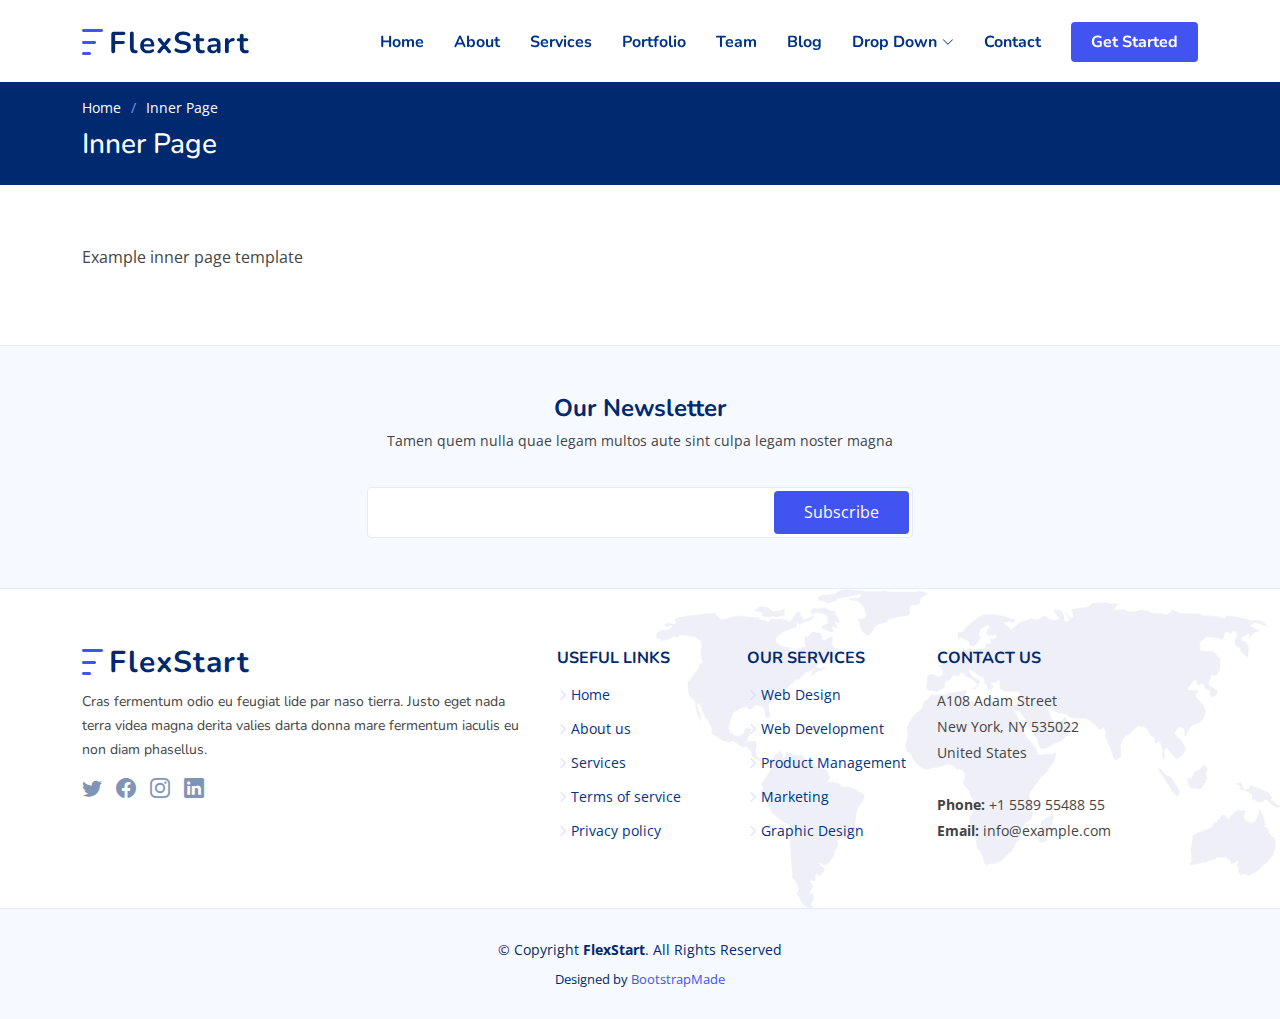
<file: web/contoh-contoh/FlexStart/inner-page.html>
<!DOCTYPE html>
<html lang="en">

<head>
  <meta charset="utf-8">
  <meta content="width=device-width, initial-scale=1.0" name="viewport">

  <title>Inner Page - FlexStart Bootstrap Template</title>
  <meta content="" name="description">
  <meta content="" name="keywords">

  <!-- Favicons -->
  <link href="assets/img/favicon.png" rel="icon">
  <link href="assets/img/apple-touch-icon.png" rel="apple-touch-icon">

  <!-- Google Fonts -->
  <link href="https://fonts.googleapis.com/css?family=Open+Sans:300,300i,400,400i,600,600i,700,700i|Nunito:300,300i,400,400i,600,600i,700,700i|Poppins:300,300i,400,400i,500,500i,600,600i,700,700i" rel="stylesheet">

  <!-- Vendor CSS Files -->
  <link href="assets/vendor/aos/aos.css" rel="stylesheet">
  <link href="assets/vendor/bootstrap/css/bootstrap.min.css" rel="stylesheet">
  <link href="assets/vendor/bootstrap-icons/bootstrap-icons.css" rel="stylesheet">
  <link href="assets/vendor/glightbox/css/glightbox.min.css" rel="stylesheet">
  <link href="assets/vendor/remixicon/remixicon.css" rel="stylesheet">
  <link href="assets/vendor/swiper/swiper-bundle.min.css" rel="stylesheet">

  <!-- Template Main CSS File -->
  <link href="assets/css/style.css" rel="stylesheet">

  <!-- =======================================================
  * Template Name: FlexStart - v1.9.0
  * Template URL: https://bootstrapmade.com/flexstart-bootstrap-startup-template/
  * Author: BootstrapMade.com
  * License: https://bootstrapmade.com/license/
  ======================================================== -->
</head>

<body>

  <!-- ======= Header ======= -->
  <header id="header" class="header fixed-top">
    <div class="container-fluid container-xl d-flex align-items-center justify-content-between">

      <a href="index.html" class="logo d-flex align-items-center">
        <img src="assets/img/logo.png" alt="">
        <span>FlexStart</span>
      </a>

      <nav id="navbar" class="navbar">
        <ul>
          <li><a class="nav-link scrollto " href="#hero">Home</a></li>
          <li><a class="nav-link scrollto" href="#about">About</a></li>
          <li><a class="nav-link scrollto" href="#services">Services</a></li>
          <li><a class="nav-link scrollto" href="#portfolio">Portfolio</a></li>
          <li><a class="nav-link scrollto" href="#team">Team</a></li>
          <li><a href="blog.html">Blog</a></li>
          <li class="dropdown"><a href="#"><span>Drop Down</span> <i class="bi bi-chevron-down"></i></a>
            <ul>
              <li><a href="#">Drop Down 1</a></li>
              <li class="dropdown"><a href="#"><span>Deep Drop Down</span> <i class="bi bi-chevron-right"></i></a>
                <ul>
                  <li><a href="#">Deep Drop Down 1</a></li>
                  <li><a href="#">Deep Drop Down 2</a></li>
                  <li><a href="#">Deep Drop Down 3</a></li>
                  <li><a href="#">Deep Drop Down 4</a></li>
                  <li><a href="#">Deep Drop Down 5</a></li>
                </ul>
              </li>
              <li><a href="#">Drop Down 2</a></li>
              <li><a href="#">Drop Down 3</a></li>
              <li><a href="#">Drop Down 4</a></li>
            </ul>
          </li>
          <li><a class="nav-link scrollto" href="#contact">Contact</a></li>
          <li><a class="getstarted scrollto" href="#about">Get Started</a></li>
        </ul>
        <i class="bi bi-list mobile-nav-toggle"></i>
      </nav><!-- .navbar -->

    </div>
  </header><!-- End Header -->

  <main id="main">

    <!-- ======= Breadcrumbs ======= -->
    <section class="breadcrumbs">
      <div class="container">

        <ol>
          <li><a href="index.html">Home</a></li>
          <li>Inner Page</li>
        </ol>
        <h2>Inner Page</h2>

      </div>
    </section><!-- End Breadcrumbs -->

    <section class="inner-page">
      <div class="container">
        <p>
          Example inner page template
        </p>
      </div>
    </section>

  </main><!-- End #main -->

  <!-- ======= Footer ======= -->
  <footer id="footer" class="footer">

    <div class="footer-newsletter">
      <div class="container">
        <div class="row justify-content-center">
          <div class="col-lg-12 text-center">
            <h4>Our Newsletter</h4>
            <p>Tamen quem nulla quae legam multos aute sint culpa legam noster magna</p>
          </div>
          <div class="col-lg-6">
            <form action="" method="post">
              <input type="email" name="email"><input type="submit" value="Subscribe">
            </form>
          </div>
        </div>
      </div>
    </div>

    <div class="footer-top">
      <div class="container">
        <div class="row gy-4">
          <div class="col-lg-5 col-md-12 footer-info">
            <a href="index.html" class="logo d-flex align-items-center">
              <img src="assets/img/logo.png" alt="">
              <span>FlexStart</span>
            </a>
            <p>Cras fermentum odio eu feugiat lide par naso tierra. Justo eget nada terra videa magna derita valies darta donna mare fermentum iaculis eu non diam phasellus.</p>
            <div class="social-links mt-3">
              <a href="#" class="twitter"><i class="bi bi-twitter"></i></a>
              <a href="#" class="facebook"><i class="bi bi-facebook"></i></a>
              <a href="#" class="instagram"><i class="bi bi-instagram"></i></a>
              <a href="#" class="linkedin"><i class="bi bi-linkedin"></i></a>
            </div>
          </div>

          <div class="col-lg-2 col-6 footer-links">
            <h4>Useful Links</h4>
            <ul>
              <li><i class="bi bi-chevron-right"></i> <a href="#">Home</a></li>
              <li><i class="bi bi-chevron-right"></i> <a href="#">About us</a></li>
              <li><i class="bi bi-chevron-right"></i> <a href="#">Services</a></li>
              <li><i class="bi bi-chevron-right"></i> <a href="#">Terms of service</a></li>
              <li><i class="bi bi-chevron-right"></i> <a href="#">Privacy policy</a></li>
            </ul>
          </div>

          <div class="col-lg-2 col-6 footer-links">
            <h4>Our Services</h4>
            <ul>
              <li><i class="bi bi-chevron-right"></i> <a href="#">Web Design</a></li>
              <li><i class="bi bi-chevron-right"></i> <a href="#">Web Development</a></li>
              <li><i class="bi bi-chevron-right"></i> <a href="#">Product Management</a></li>
              <li><i class="bi bi-chevron-right"></i> <a href="#">Marketing</a></li>
              <li><i class="bi bi-chevron-right"></i> <a href="#">Graphic Design</a></li>
            </ul>
          </div>

          <div class="col-lg-3 col-md-12 footer-contact text-center text-md-start">
            <h4>Contact Us</h4>
            <p>
              A108 Adam Street <br>
              New York, NY 535022<br>
              United States <br><br>
              <strong>Phone:</strong> +1 5589 55488 55<br>
              <strong>Email:</strong> info@example.com<br>
            </p>

          </div>

        </div>
      </div>
    </div>

    <div class="container">
      <div class="copyright">
        &copy; Copyright <strong><span>FlexStart</span></strong>. All Rights Reserved
      </div>
      <div class="credits">
        <!-- All the links in the footer should remain intact. -->
        <!-- You can delete the links only if you purchased the pro version. -->
        <!-- Licensing information: https://bootstrapmade.com/license/ -->
        <!-- Purchase the pro version with working PHP/AJAX contact form: https://bootstrapmade.com/flexstart-bootstrap-startup-template/ -->
        Designed by <a href="https://bootstrapmade.com/">BootstrapMade</a>
      </div>
    </div>
  </footer><!-- End Footer -->

  <a href="#" class="back-to-top d-flex align-items-center justify-content-center"><i class="bi bi-arrow-up-short"></i></a>

  <!-- Vendor JS Files -->
  <script src="assets/vendor/purecounter/purecounter.js"></script>
  <script src="assets/vendor/aos/aos.js"></script>
  <script src="assets/vendor/bootstrap/js/bootstrap.bundle.min.js"></script>
  <script src="assets/vendor/glightbox/js/glightbox.min.js"></script>
  <script src="assets/vendor/isotope-layout/isotope.pkgd.min.js"></script>
  <script src="assets/vendor/swiper/swiper-bundle.min.js"></script>
  <script src="assets/vendor/php-email-form/validate.js"></script>

  <!-- Template Main JS File -->
  <script src="assets/js/main.js"></script>

</body>

</html>
</file>
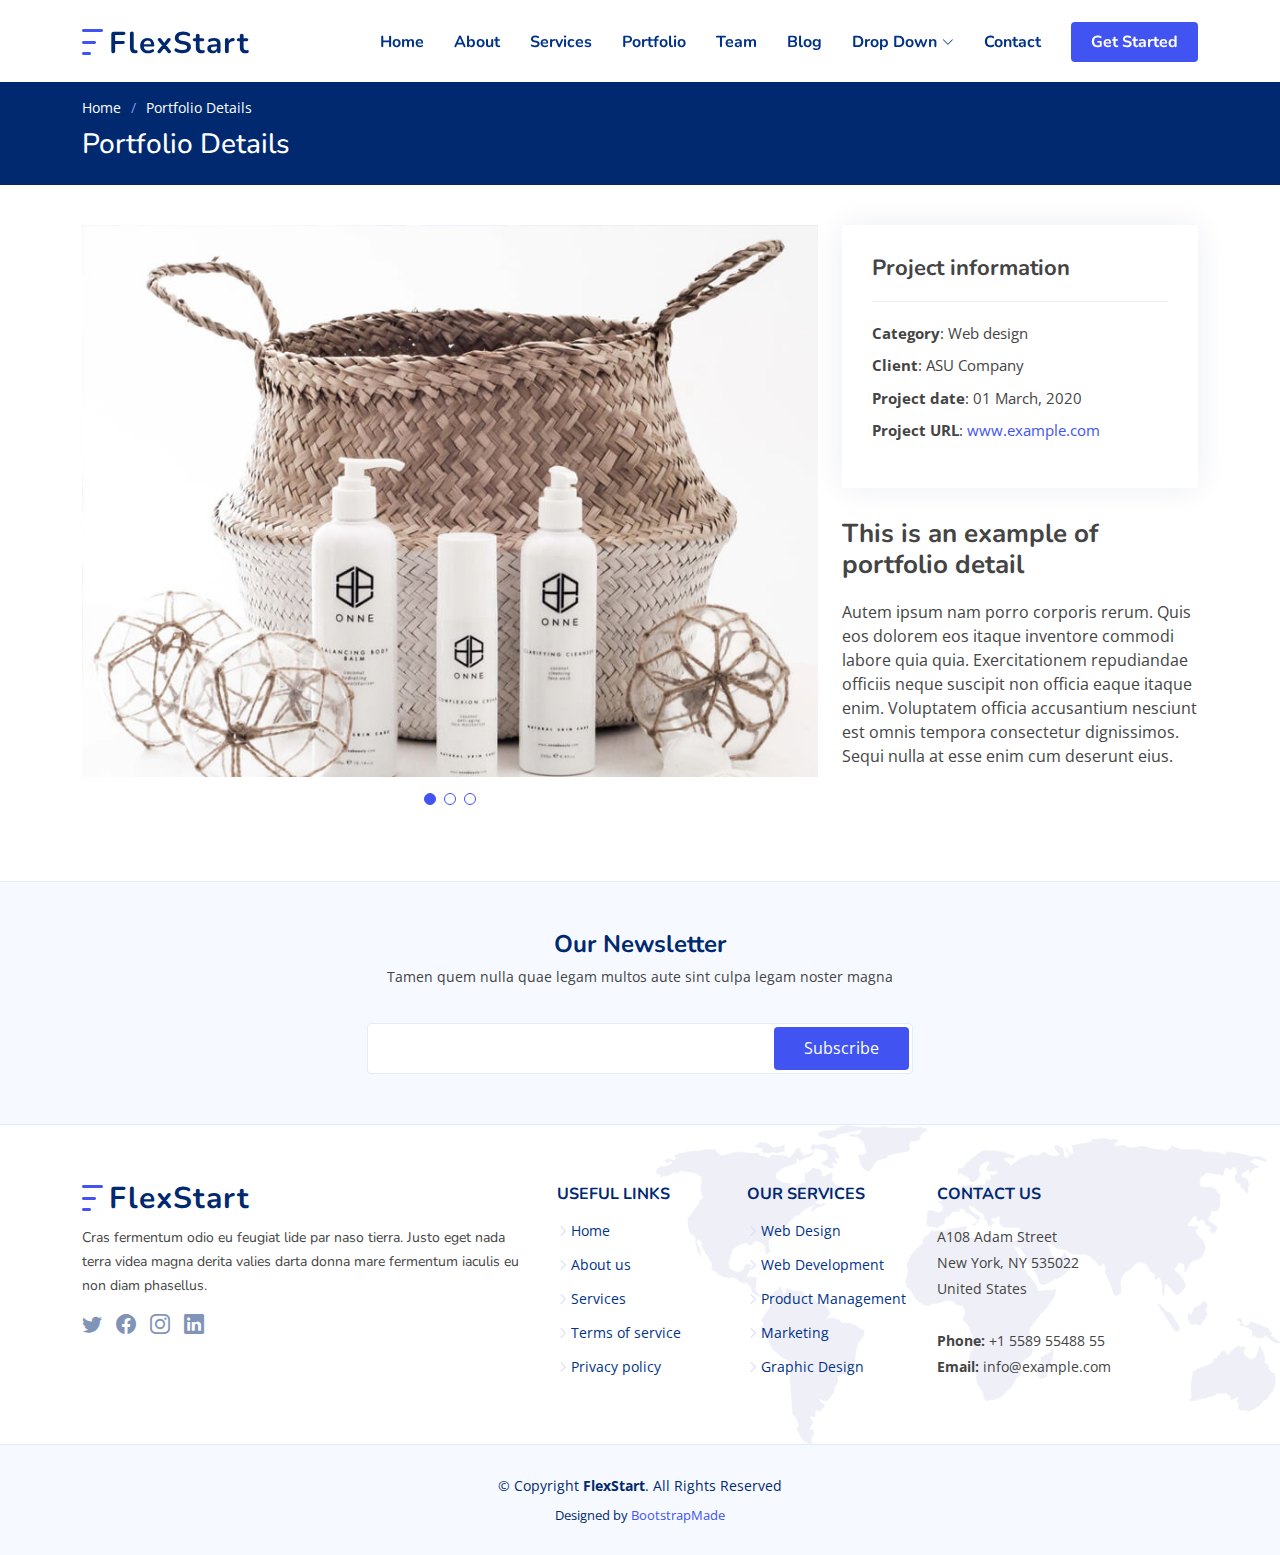
<file: web/contoh-contoh/FlexStart/portfolio-details.html>
<!DOCTYPE html>
<html lang="en">

<head>
  <meta charset="utf-8">
  <meta content="width=device-width, initial-scale=1.0" name="viewport">

  <title>Portfolio Details - FlexStart Bootstrap Template</title>
  <meta content="" name="description">
  <meta content="" name="keywords">

  <!-- Favicons -->
  <link href="assets/img/favicon.png" rel="icon">
  <link href="assets/img/apple-touch-icon.png" rel="apple-touch-icon">

  <!-- Google Fonts -->
  <link href="https://fonts.googleapis.com/css?family=Open+Sans:300,300i,400,400i,600,600i,700,700i|Nunito:300,300i,400,400i,600,600i,700,700i|Poppins:300,300i,400,400i,500,500i,600,600i,700,700i" rel="stylesheet">

  <!-- Vendor CSS Files -->
  <link href="assets/vendor/aos/aos.css" rel="stylesheet">
  <link href="assets/vendor/bootstrap/css/bootstrap.min.css" rel="stylesheet">
  <link href="assets/vendor/bootstrap-icons/bootstrap-icons.css" rel="stylesheet">
  <link href="assets/vendor/glightbox/css/glightbox.min.css" rel="stylesheet">
  <link href="assets/vendor/remixicon/remixicon.css" rel="stylesheet">
  <link href="assets/vendor/swiper/swiper-bundle.min.css" rel="stylesheet">

  <!-- Template Main CSS File -->
  <link href="assets/css/style.css" rel="stylesheet">

  <!-- =======================================================
  * Template Name: FlexStart - v1.9.0
  * Template URL: https://bootstrapmade.com/flexstart-bootstrap-startup-template/
  * Author: BootstrapMade.com
  * License: https://bootstrapmade.com/license/
  ======================================================== -->
</head>

<body>

  <!-- ======= Header ======= -->
  <header id="header" class="header fixed-top">
    <div class="container-fluid container-xl d-flex align-items-center justify-content-between">

      <a href="index.html" class="logo d-flex align-items-center">
        <img src="assets/img/logo.png" alt="">
        <span>FlexStart</span>
      </a>

      <nav id="navbar" class="navbar">
        <ul>
          <li><a class="nav-link scrollto " href="#hero">Home</a></li>
          <li><a class="nav-link scrollto" href="#about">About</a></li>
          <li><a class="nav-link scrollto" href="#services">Services</a></li>
          <li><a class="nav-link scrollto" href="#portfolio">Portfolio</a></li>
          <li><a class="nav-link scrollto" href="#team">Team</a></li>
          <li><a href="blog.html">Blog</a></li>
          <li class="dropdown"><a href="#"><span>Drop Down</span> <i class="bi bi-chevron-down"></i></a>
            <ul>
              <li><a href="#">Drop Down 1</a></li>
              <li class="dropdown"><a href="#"><span>Deep Drop Down</span> <i class="bi bi-chevron-right"></i></a>
                <ul>
                  <li><a href="#">Deep Drop Down 1</a></li>
                  <li><a href="#">Deep Drop Down 2</a></li>
                  <li><a href="#">Deep Drop Down 3</a></li>
                  <li><a href="#">Deep Drop Down 4</a></li>
                  <li><a href="#">Deep Drop Down 5</a></li>
                </ul>
              </li>
              <li><a href="#">Drop Down 2</a></li>
              <li><a href="#">Drop Down 3</a></li>
              <li><a href="#">Drop Down 4</a></li>
            </ul>
          </li>
          <li><a class="nav-link scrollto" href="#contact">Contact</a></li>
          <li><a class="getstarted scrollto" href="#about">Get Started</a></li>
        </ul>
        <i class="bi bi-list mobile-nav-toggle"></i>
      </nav><!-- .navbar -->

    </div>
  </header><!-- End Header -->

  <main id="main">

    <!-- ======= Breadcrumbs ======= -->
    <section class="breadcrumbs">
      <div class="container">

        <ol>
          <li><a href="index.html">Home</a></li>
          <li>Portfolio Details</li>
        </ol>
        <h2>Portfolio Details</h2>

      </div>
    </section><!-- End Breadcrumbs -->

    <!-- ======= Portfolio Details Section ======= -->
    <section id="portfolio-details" class="portfolio-details">
      <div class="container">

        <div class="row gy-4">

          <div class="col-lg-8">
            <div class="portfolio-details-slider swiper">
              <div class="swiper-wrapper align-items-center">

                <div class="swiper-slide">
                  <img src="assets/img/portfolio/portfolio-1.jpg" alt="">
                </div>

                <div class="swiper-slide">
                  <img src="assets/img/portfolio/portfolio-2.jpg" alt="">
                </div>

                <div class="swiper-slide">
                  <img src="assets/img/portfolio/portfolio-3.jpg" alt="">
                </div>

              </div>
              <div class="swiper-pagination"></div>
            </div>
          </div>

          <div class="col-lg-4">
            <div class="portfolio-info">
              <h3>Project information</h3>
              <ul>
                <li><strong>Category</strong>: Web design</li>
                <li><strong>Client</strong>: ASU Company</li>
                <li><strong>Project date</strong>: 01 March, 2020</li>
                <li><strong>Project URL</strong>: <a href="#">www.example.com</a></li>
              </ul>
            </div>
            <div class="portfolio-description">
              <h2>This is an example of portfolio detail</h2>
              <p>
                Autem ipsum nam porro corporis rerum. Quis eos dolorem eos itaque inventore commodi labore quia quia. Exercitationem repudiandae officiis neque suscipit non officia eaque itaque enim. Voluptatem officia accusantium nesciunt est omnis tempora consectetur dignissimos. Sequi nulla at esse enim cum deserunt eius.
              </p>
            </div>
          </div>

        </div>

      </div>
    </section><!-- End Portfolio Details Section -->

  </main><!-- End #main -->

  <!-- ======= Footer ======= -->
  <footer id="footer" class="footer">

    <div class="footer-newsletter">
      <div class="container">
        <div class="row justify-content-center">
          <div class="col-lg-12 text-center">
            <h4>Our Newsletter</h4>
            <p>Tamen quem nulla quae legam multos aute sint culpa legam noster magna</p>
          </div>
          <div class="col-lg-6">
            <form action="" method="post">
              <input type="email" name="email"><input type="submit" value="Subscribe">
            </form>
          </div>
        </div>
      </div>
    </div>

    <div class="footer-top">
      <div class="container">
        <div class="row gy-4">
          <div class="col-lg-5 col-md-12 footer-info">
            <a href="index.html" class="logo d-flex align-items-center">
              <img src="assets/img/logo.png" alt="">
              <span>FlexStart</span>
            </a>
            <p>Cras fermentum odio eu feugiat lide par naso tierra. Justo eget nada terra videa magna derita valies darta donna mare fermentum iaculis eu non diam phasellus.</p>
            <div class="social-links mt-3">
              <a href="#" class="twitter"><i class="bi bi-twitter"></i></a>
              <a href="#" class="facebook"><i class="bi bi-facebook"></i></a>
              <a href="#" class="instagram"><i class="bi bi-instagram"></i></a>
              <a href="#" class="linkedin"><i class="bi bi-linkedin"></i></a>
            </div>
          </div>

          <div class="col-lg-2 col-6 footer-links">
            <h4>Useful Links</h4>
            <ul>
              <li><i class="bi bi-chevron-right"></i> <a href="#">Home</a></li>
              <li><i class="bi bi-chevron-right"></i> <a href="#">About us</a></li>
              <li><i class="bi bi-chevron-right"></i> <a href="#">Services</a></li>
              <li><i class="bi bi-chevron-right"></i> <a href="#">Terms of service</a></li>
              <li><i class="bi bi-chevron-right"></i> <a href="#">Privacy policy</a></li>
            </ul>
          </div>

          <div class="col-lg-2 col-6 footer-links">
            <h4>Our Services</h4>
            <ul>
              <li><i class="bi bi-chevron-right"></i> <a href="#">Web Design</a></li>
              <li><i class="bi bi-chevron-right"></i> <a href="#">Web Development</a></li>
              <li><i class="bi bi-chevron-right"></i> <a href="#">Product Management</a></li>
              <li><i class="bi bi-chevron-right"></i> <a href="#">Marketing</a></li>
              <li><i class="bi bi-chevron-right"></i> <a href="#">Graphic Design</a></li>
            </ul>
          </div>

          <div class="col-lg-3 col-md-12 footer-contact text-center text-md-start">
            <h4>Contact Us</h4>
            <p>
              A108 Adam Street <br>
              New York, NY 535022<br>
              United States <br><br>
              <strong>Phone:</strong> +1 5589 55488 55<br>
              <strong>Email:</strong> info@example.com<br>
            </p>

          </div>

        </div>
      </div>
    </div>

    <div class="container">
      <div class="copyright">
        &copy; Copyright <strong><span>FlexStart</span></strong>. All Rights Reserved
      </div>
      <div class="credits">
        <!-- All the links in the footer should remain intact. -->
        <!-- You can delete the links only if you purchased the pro version. -->
        <!-- Licensing information: https://bootstrapmade.com/license/ -->
        <!-- Purchase the pro version with working PHP/AJAX contact form: https://bootstrapmade.com/flexstart-bootstrap-startup-template/ -->
        Designed by <a href="https://bootstrapmade.com/">BootstrapMade</a>
      </div>
    </div>
  </footer><!-- End Footer -->

  <a href="#" class="back-to-top d-flex align-items-center justify-content-center"><i class="bi bi-arrow-up-short"></i></a>

  <!-- Vendor JS Files -->
  <script src="assets/vendor/purecounter/purecounter.js"></script>
  <script src="assets/vendor/aos/aos.js"></script>
  <script src="assets/vendor/bootstrap/js/bootstrap.bundle.min.js"></script>
  <script src="assets/vendor/glightbox/js/glightbox.min.js"></script>
  <script src="assets/vendor/isotope-layout/isotope.pkgd.min.js"></script>
  <script src="assets/vendor/swiper/swiper-bundle.min.js"></script>
  <script src="assets/vendor/php-email-form/validate.js"></script>

  <!-- Template Main JS File -->
  <script src="assets/js/main.js"></script>

</body>

</html>
</file>
<file: web/contoh-contoh/FlexStart/assets/css/style.css>
/**
* Template Name: FlexStart - v1.9.0
* Template URL: https://bootstrapmade.com/flexstart-bootstrap-startup-template/
* Author: BootstrapMade.com
* License: https://bootstrapmade.com/license/
*/

/*--------------------------------------------------------------
# General
--------------------------------------------------------------*/
:root {
  scroll-behavior: smooth;
}

body {
  font-family: "Open Sans", sans-serif;
  color: #444444;
}

a {
  color: #4154f1;
  text-decoration: none;
}

a:hover {
  color: #717ff5;
  text-decoration: none;
}

h1, h2, h3, h4, h5, h6 {
  font-family: "Nunito", sans-serif;
}

/*--------------------------------------------------------------
# Sections
--------------------------------------------------------------*/
section {
  padding: 60px 0;
  overflow: hidden;
}

.section-header {
  text-align: center;
  padding-bottom: 40px;
}
.section-header h2 {
  font-size: 13px;
  letter-spacing: 1px;
  font-weight: 700;
  margin: 0;
  color: #4154f1;
  text-transform: uppercase;
}
.section-header p {
  margin: 10px 0 0 0;
  padding: 0;
  font-size: 38px;
  line-height: 42px;
  font-weight: 700;
  color: #012970;
}
@media (max-width: 768px) {
  .section-header p {
    font-size: 28px;
    line-height: 32px;
  }
}

/*--------------------------------------------------------------
# Breadcrumbs
--------------------------------------------------------------*/
.breadcrumbs {
  padding: 15px 0;
  background: #012970;
  min-height: 40px;
  margin-top: 82px;
  color: #fff;
}
@media (max-width: 992px) {
  .breadcrumbs {
    margin-top: 57px;
  }
}
.breadcrumbs h2 {
  font-size: 28px;
  font-weight: 500;
}
.breadcrumbs ol {
  display: flex;
  flex-wrap: wrap;
  list-style: none;
  padding: 0 0 10px 0;
  margin: 0;
  font-size: 14px;
}
.breadcrumbs ol a {
  color: #fff;
  transition: 0.3s;
}
.breadcrumbs ol a:hover {
  text-decoration: underline;
}
.breadcrumbs ol li + li {
  padding-left: 10px;
}
.breadcrumbs ol li + li::before {
  display: inline-block;
  padding-right: 10px;
  color: #8894f6;
  content: "/";
}

/*--------------------------------------------------------------
# Back to top button
--------------------------------------------------------------*/
.back-to-top {
  position: fixed;
  visibility: hidden;
  opacity: 0;
  right: 15px;
  bottom: 15px;
  z-index: 99999;
  background: #4154f1;
  width: 40px;
  height: 40px;
  border-radius: 4px;
  transition: all 0.4s;
}
.back-to-top i {
  font-size: 24px;
  color: #fff;
  line-height: 0;
}
.back-to-top:hover {
  background: #6776f4;
  color: #fff;
}
.back-to-top.active {
  visibility: visible;
  opacity: 1;
}

/*--------------------------------------------------------------
# Disable aos animation delay on mobile devices
--------------------------------------------------------------*/
@media screen and (max-width: 768px) {
  [data-aos-delay] {
    transition-delay: 0 !important;
  }
}
/*--------------------------------------------------------------
# Header
--------------------------------------------------------------*/
.header {
  transition: all 0.5s;
  z-index: 997;
  padding: 20px 0;
}
.header.header-scrolled {
  background: #fff;
  padding: 15px 0;
  box-shadow: 0px 2px 20px rgba(1, 41, 112, 0.1);
}
.header .logo {
  line-height: 0;
}
.header .logo img {
  max-height: 40px;
  margin-right: 6px;
}
.header .logo span {
  font-size: 30px;
  font-weight: 700;
  letter-spacing: 1px;
  color: #012970;
  font-family: "Nunito", sans-serif;
  margin-top: 3px;
}

/*--------------------------------------------------------------
# Navigation Menu
--------------------------------------------------------------*/
/**
* Desktop Navigation 
*/
.navbar {
  padding: 0;
}
.navbar ul {
  margin: 0;
  padding: 0;
  display: flex;
  list-style: none;
  align-items: center;
}
.navbar li {
  position: relative;
}
.navbar a, .navbar a:focus {
  display: flex;
  align-items: center;
  justify-content: space-between;
  padding: 10px 0 10px 30px;
  font-family: "Nunito", sans-serif;
  font-size: 16px;
  font-weight: 700;
  color: #013289;
  white-space: nowrap;
  transition: 0.3s;
}
.navbar a i, .navbar a:focus i {
  font-size: 12px;
  line-height: 0;
  margin-left: 5px;
}
.navbar a:hover, .navbar .active, .navbar .active:focus, .navbar li:hover > a {
  color: #4154f1;
}
.navbar .getstarted, .navbar .getstarted:focus {
  background: #4154f1;
  padding: 8px 20px;
  margin-left: 30px;
  border-radius: 4px;
  color: #fff;
}
.navbar .getstarted:hover, .navbar .getstarted:focus:hover {
  color: #fff;
  background: #5969f3;
}
.navbar .dropdown ul {
  display: block;
  position: absolute;
  left: 14px;
  top: calc(100% + 30px);
  margin: 0;
  padding: 10px 0;
  z-index: 99;
  opacity: 0;
  visibility: hidden;
  background: #fff;
  box-shadow: 0px 0px 30px rgba(127, 137, 161, 0.25);
  transition: 0.3s;
  border-radius: 4px;
}
.navbar .dropdown ul li {
  min-width: 200px;
}
.navbar .dropdown ul a {
  padding: 10px 20px;
  font-size: 15px;
  text-transform: none;
  font-weight: 600;
}
.navbar .dropdown ul a i {
  font-size: 12px;
}
.navbar .dropdown ul a:hover, .navbar .dropdown ul .active:hover, .navbar .dropdown ul li:hover > a {
  color: #4154f1;
}
.navbar .dropdown:hover > ul {
  opacity: 1;
  top: 100%;
  visibility: visible;
}
.navbar .dropdown .dropdown ul {
  top: 0;
  left: calc(100% - 30px);
  visibility: hidden;
}
.navbar .dropdown .dropdown:hover > ul {
  opacity: 1;
  top: 0;
  left: 100%;
  visibility: visible;
}
@media (max-width: 1366px) {
  .navbar .dropdown .dropdown ul {
    left: -90%;
  }
  .navbar .dropdown .dropdown:hover > ul {
    left: -100%;
  }
}

/**
* Mobile Navigation 
*/
.mobile-nav-toggle {
  color: #012970;
  font-size: 28px;
  cursor: pointer;
  display: none;
  line-height: 0;
  transition: 0.5s;
}
.mobile-nav-toggle.bi-x {
  color: #fff;
}

@media (max-width: 991px) {
  .mobile-nav-toggle {
    display: block;
  }

  .navbar ul {
    display: none;
  }
}
.navbar-mobile {
  position: fixed;
  overflow: hidden;
  top: 0;
  right: 0;
  left: 0;
  bottom: 0;
  background: rgba(1, 22, 61, 0.9);
  transition: 0.3s;
}
.navbar-mobile .mobile-nav-toggle {
  position: absolute;
  top: 15px;
  right: 15px;
}
.navbar-mobile ul {
  display: block;
  position: absolute;
  top: 55px;
  right: 15px;
  bottom: 15px;
  left: 15px;
  padding: 10px 0;
  border-radius: 10px;
  background-color: #fff;
  overflow-y: auto;
  transition: 0.3s;
}
.navbar-mobile a, .navbar-mobile a:focus {
  padding: 10px 20px;
  font-size: 15px;
  color: #012970;
}
.navbar-mobile a:hover, .navbar-mobile .active, .navbar-mobile li:hover > a {
  color: #4154f1;
}
.navbar-mobile .getstarted, .navbar-mobile .getstarted:focus {
  margin: 15px;
}
.navbar-mobile .dropdown ul {
  position: static;
  display: none;
  margin: 10px 20px;
  padding: 10px 0;
  z-index: 99;
  opacity: 1;
  visibility: visible;
  background: #fff;
  box-shadow: 0px 0px 30px rgba(127, 137, 161, 0.25);
}
.navbar-mobile .dropdown ul li {
  min-width: 200px;
}
.navbar-mobile .dropdown ul a {
  padding: 10px 20px;
}
.navbar-mobile .dropdown ul a i {
  font-size: 12px;
}
.navbar-mobile .dropdown ul a:hover, .navbar-mobile .dropdown ul .active:hover, .navbar-mobile .dropdown ul li:hover > a {
  color: #4154f1;
}
.navbar-mobile .dropdown > .dropdown-active {
  display: block;
}

/*--------------------------------------------------------------
# Hero Section
--------------------------------------------------------------*/
.hero {
  width: 100%;
  height: 100vh;
  background: url(../img/hero-bg.png) top center no-repeat;
  background-size: cover;
}
.hero h1 {
  margin: 0;
  font-size: 48px;
  font-weight: 700;
  color: #012970;
}
.hero h2 {
  color: #444444;
  margin: 15px 0 0 0;
  font-size: 26px;
}
.hero .btn-get-started {
  margin-top: 30px;
  line-height: 0;
  padding: 15px 40px;
  border-radius: 4px;
  transition: 0.5s;
  color: #fff;
  background: #4154f1;
  box-shadow: 0px 5px 30px rgba(65, 84, 241, 0.4);
}
.hero .btn-get-started span {
  font-family: "Nunito", sans-serif;
  font-weight: 600;
  font-size: 16px;
  letter-spacing: 1px;
}
.hero .btn-get-started i {
  margin-left: 5px;
  font-size: 18px;
  transition: 0.3s;
}
.hero .btn-get-started:hover i {
  transform: translateX(5px);
}
.hero .hero-img {
  text-align: right;
}
@media (min-width: 1024px) {
  .hero {
    background-attachment: fixed;
  }
}
@media (max-width: 991px) {
  .hero {
    height: auto;
    padding: 120px 0 60px 0;
  }
  .hero .hero-img {
    text-align: center;
    margin-top: 80px;
  }
  .hero .hero-img img {
    width: 80%;
  }
}
@media (max-width: 768px) {
  .hero {
    text-align: center;
  }
  .hero h1 {
    font-size: 32px;
  }
  .hero h2 {
    font-size: 24px;
  }
  .hero .hero-img img {
    width: 100%;
  }
}

/*--------------------------------------------------------------
# Index Page
--------------------------------------------------------------*/
/*--------------------------------------------------------------
# About
--------------------------------------------------------------*/
.about .content {
  background-color: #f6f9ff;
  padding: 40px;
}
.about h3 {
  font-size: 14px;
  font-weight: 700;
  color: #4154f1;
  text-transform: uppercase;
}
.about h2 {
  font-size: 24px;
  font-weight: 700;
  color: #012970;
}
.about p {
  margin: 15px 0 30px 0;
  line-height: 24px;
}
.about .btn-read-more {
  line-height: 0;
  padding: 15px 40px;
  border-radius: 4px;
  transition: 0.5s;
  color: #fff;
  background: #4154f1;
  box-shadow: 0px 5px 25px rgba(65, 84, 241, 0.3);
}
.about .btn-read-more span {
  font-family: "Nunito", sans-serif;
  font-weight: 600;
  font-size: 16px;
  letter-spacing: 1px;
}
.about .btn-read-more i {
  margin-left: 5px;
  font-size: 18px;
  transition: 0.3s;
}
.about .btn-read-more:hover i {
  transform: translateX(5px);
}

/*--------------------------------------------------------------
# Values
--------------------------------------------------------------*/
.values .box {
  padding: 30px;
  box-shadow: 0px 0 5px rgba(1, 41, 112, 0.08);
  text-align: center;
  transition: 0.3s;
  height: 100%;
}
.values .box img {
  padding: 30px 50px;
  transition: 0.5s;
  transform: scale(1.1);
}
.values .box h3 {
  font-size: 24px;
  color: #012970;
  font-weight: 700;
  margin-bottom: 18px;
}
.values .box:hover {
  box-shadow: 0px 0 30px rgba(1, 41, 112, 0.08);
}
.values .box:hover img {
  transform: scale(1);
}

/*--------------------------------------------------------------
# Counts
--------------------------------------------------------------*/
.counts {
  padding: 70px 0 60px;
}
.counts .count-box {
  display: flex;
  align-items: center;
  padding: 30px;
  width: 100%;
  background: #fff;
  box-shadow: 0px 0 30px rgba(1, 41, 112, 0.08);
}
.counts .count-box i {
  font-size: 42px;
  line-height: 0;
  margin-right: 20px;
  color: #4154f1;
}
.counts .count-box span {
  font-size: 36px;
  display: block;
  font-weight: 600;
  color: #0b198f;
}
.counts .count-box p {
  padding: 0;
  margin: 0;
  font-family: "Nunito", sans-serif;
  font-size: 14px;
}

/*--------------------------------------------------------------
# Features
--------------------------------------------------------------*/
.features .feature-box {
  padding: 24px 20px;
  box-shadow: 0px 0 30px rgba(1, 41, 112, 0.08);
  transition: 0.3s;
  height: 100%;
}
.features .feature-box h3 {
  font-size: 18px;
  color: #012970;
  font-weight: 700;
  margin: 0;
}
.features .feature-box i {
  line-height: 0;
  background: #ecf3ff;
  padding: 4px;
  margin-right: 10px;
  font-size: 24px;
  border-radius: 3px;
  transition: 0.3s;
}
.features .feature-box:hover i {
  background: #4154f1;
  color: #fff;
}
.features .feture-tabs {
  margin-top: 120px;
}
.features .feture-tabs h3 {
  color: #012970;
  font-weight: 700;
  font-size: 32px;
  margin-bottom: 10px;
}
@media (max-width: 768px) {
  .features .feture-tabs h3 {
    font-size: 28px;
  }
}
.features .feture-tabs .nav-pills {
  border-bottom: 1px solid #eee;
}
.features .feture-tabs .nav-link {
  background: none;
  text-transform: uppercase;
  font-size: 15px;
  font-weight: 600;
  color: #012970;
  padding: 12px 0;
  margin-right: 25px;
  margin-bottom: -2px;
  border-radius: 0;
}
.features .feture-tabs .nav-link.active {
  color: #4154f1;
  border-bottom: 3px solid #4154f1;
}
.features .feture-tabs .tab-content h4 {
  font-size: 18px;
  margin: 0;
  font-weight: 700;
  color: #012970;
}
.features .feture-tabs .tab-content i {
  font-size: 24px;
  line-height: 0;
  margin-right: 8px;
  color: #4154f1;
}
.features .feature-icons {
  margin-top: 120px;
}
.features .feature-icons h3 {
  color: #012970;
  font-weight: 700;
  font-size: 32px;
  margin-bottom: 20px;
  text-align: center;
}
@media (max-width: 768px) {
  .features .feature-icons h3 {
    font-size: 28px;
  }
}
.features .feature-icons .content .icon-box {
  display: flex;
}
.features .feature-icons .content .icon-box h4 {
  font-size: 20px;
  font-weight: 700;
  margin: 0 0 10px 0;
  color: #012970;
}
.features .feature-icons .content .icon-box i {
  font-size: 44px;
  line-height: 44px;
  color: #0245bc;
  margin-right: 15px;
}
.features .feature-icons .content .icon-box p {
  font-size: 15px;
  color: #848484;
}

/*--------------------------------------------------------------
# Services
--------------------------------------------------------------*/
.services .service-box {
  box-shadow: 0px 0 30px rgba(1, 41, 112, 0.08);
  height: 100%;
  padding: 60px 30px;
  text-align: center;
  transition: 0.3s;
  border-radius: 5px;
}
.services .service-box .icon {
  font-size: 36px;
  padding: 40px 20px;
  border-radius: 4px;
  position: relative;
  margin-bottom: 25px;
  display: inline-block;
  line-height: 0;
  transition: 0.3s;
}
.services .service-box h3 {
  color: #444444;
  font-weight: 700;
}
.services .service-box .read-more {
  display: inline-flex;
  align-items: center;
  justify-content: center;
  font-weight: 600;
  font-size: 16px;
  padding: 8px 20px;
}
.services .service-box .read-more i {
  line-height: 0;
  margin-left: 5px;
  font-size: 18px;
}
.services .service-box.blue {
  border-bottom: 3px solid #2db6fa;
}
.services .service-box.blue .icon {
  color: #2db6fa;
  background: #dbf3fe;
}
.services .service-box.blue .read-more {
  color: #2db6fa;
}
.services .service-box.blue:hover {
  background: #2db6fa;
}
.services .service-box.orange {
  border-bottom: 3px solid #f68c09;
}
.services .service-box.orange .icon {
  color: #f68c09;
  background: #fde3c4;
}
.services .service-box.orange .read-more {
  color: #f68c09;
}
.services .service-box.orange:hover {
  background: #f68c09;
}
.services .service-box.green {
  border-bottom: 3px solid #08da4e;
}
.services .service-box.green .icon {
  color: #08da4e;
  background: #cffddf;
}
.services .service-box.green .read-more {
  color: #08da4e;
}
.services .service-box.green:hover {
  background: #08da4e;
}
.services .service-box.red {
  border-bottom: 3px solid #e9222c;
}
.services .service-box.red .icon {
  color: #e9222c;
  background: #fef7f8;
}
.services .service-box.red .read-more {
  color: #e9222c;
}
.services .service-box.red:hover {
  background: #e9222c;
}
.services .service-box.purple {
  border-bottom: 3px solid #b50edf;
}
.services .service-box.purple .icon {
  color: #b50edf;
  background: #f8e4fd;
}
.services .service-box.purple .read-more {
  color: #b50edf;
}
.services .service-box.purple:hover {
  background: #b50edf;
}
.services .service-box.pink {
  border-bottom: 3px solid #f51f9c;
}
.services .service-box.pink .icon {
  color: #f51f9c;
  background: #feecf7;
}
.services .service-box.pink .read-more {
  color: #f51f9c;
}
.services .service-box.pink:hover {
  background: #f51f9c;
}
.services .service-box:hover h3, .services .service-box:hover p, .services .service-box:hover .read-more {
  color: #fff;
}
.services .service-box:hover .icon {
  background: #fff;
}

/*--------------------------------------------------------------
# Pricing
--------------------------------------------------------------*/
.pricing .box {
  padding: 40px 20px;
  background: #fff;
  text-align: center;
  box-shadow: 0px 0 30px rgba(1, 41, 112, 0.08);
  border-radius: 4px;
  position: relative;
  overflow: hidden;
  transition: 0.3s;
}
.pricing .box:hover {
  transform: scale(1.1);
  box-shadow: 0px 0 30px rgba(1, 41, 112, 0.1);
}
.pricing h3 {
  font-weight: 700;
  font-size: 18px;
  margin-bottom: 15px;
}
.pricing .price {
  font-size: 36px;
  color: #444444;
  font-weight: 600;
  font-family: "Poppins", sans-serif;
}
.pricing .price sup {
  font-size: 20px;
  top: -15px;
  left: -3px;
}
.pricing .price span {
  color: #bababa;
  font-size: 16px;
  font-weight: 300;
}
.pricing img {
  padding: 30px 40px;
}
.pricing ul {
  padding: 0;
  list-style: none;
  color: #444444;
  text-align: center;
  line-height: 26px;
  font-size: 16px;
  margin-bottom: 25px;
}
.pricing ul li {
  padding-bottom: 10px;
}
.pricing ul .na {
  color: #ccc;
  text-decoration: line-through;
}
.pricing .btn-buy {
  display: inline-block;
  padding: 8px 40px 10px 40px;
  border-radius: 50px;
  color: #4154f1;
  transition: none;
  font-size: 16px;
  font-weight: 400;
  font-family: "Nunito", sans-serif;
  font-weight: 600;
  transition: 0.3s;
  border: 1px solid #4154f1;
}
.pricing .btn-buy:hover {
  background: #4154f1;
  color: #fff;
}
.pricing .featured {
  width: 200px;
  position: absolute;
  top: 18px;
  right: -68px;
  transform: rotate(45deg);
  z-index: 1;
  font-size: 14px;
  padding: 1px 0 3px 0;
  background: #4154f1;
  color: #fff;
}

/*--------------------------------------------------------------
# F.A.Q
--------------------------------------------------------------*/
.faq .accordion-collapse {
  border: 0;
}
.faq .accordion-button {
  padding: 15px 15px 20px 0;
  font-weight: 600;
  border: 0;
  font-size: 18px;
  color: #444444;
  text-align: left;
}
.faq .accordion-button:focus {
  box-shadow: none;
}
.faq .accordion-button:not(.collapsed) {
  background: none;
  color: #4154f1;
  border-bottom: 0;
}
.faq .accordion-body {
  padding: 0 0 25px 0;
  border: 0;
}

/*--------------------------------------------------------------
# Portfolio
--------------------------------------------------------------*/
.portfolio #portfolio-flters {
  padding: 0;
  margin: 0 auto 25px auto;
  list-style: none;
  text-align: center;
  background: white;
  border-radius: 50px;
  padding: 2px 15px;
}
.portfolio #portfolio-flters li {
  cursor: pointer;
  display: inline-block;
  padding: 8px 20px 10px 20px;
  font-size: 15px;
  font-weight: 600;
  line-height: 1;
  color: #444444;
  margin: 0 4px 8px 4px;
  transition: 0.3s;
  border-radius: 50px;
  border: 1px solid #fff;
}
.portfolio #portfolio-flters li:hover, .portfolio #portfolio-flters li.filter-active {
  color: #4154f1;
  border-color: #4154f1;
}
.portfolio #portfolio-flters li:last-child {
  margin-right: 0;
}
.portfolio .portfolio-wrap {
  transition: 0.3s;
  position: relative;
  overflow: hidden;
  z-index: 1;
  background: rgba(255, 255, 255, 0.75);
}
.portfolio .portfolio-wrap::before {
  content: "";
  background: rgba(255, 255, 255, 0.75);
  position: absolute;
  left: 30px;
  right: 30px;
  top: 30px;
  bottom: 30px;
  transition: all ease-in-out 0.3s;
  z-index: 2;
  opacity: 0;
}
.portfolio .portfolio-wrap img {
  transition: 1s;
}
.portfolio .portfolio-wrap .portfolio-info {
  opacity: 0;
  position: absolute;
  top: 0;
  left: 0;
  right: 0;
  bottom: 0;
  text-align: center;
  z-index: 3;
  transition: all ease-in-out 0.3s;
  display: flex;
  flex-direction: column;
  justify-content: center;
  align-items: center;
}
.portfolio .portfolio-wrap .portfolio-info::before {
  display: block;
  content: "";
  width: 48px;
  height: 48px;
  position: absolute;
  top: 35px;
  left: 35px;
  border-top: 3px solid rgba(1, 41, 112, 0.2);
  border-left: 3px solid rgba(1, 41, 112, 0.2);
  transition: all 0.5s ease 0s;
  z-index: 9994;
}
.portfolio .portfolio-wrap .portfolio-info::after {
  display: block;
  content: "";
  width: 48px;
  height: 48px;
  position: absolute;
  bottom: 35px;
  right: 35px;
  border-bottom: 3px solid rgba(1, 41, 112, 0.2);
  border-right: 3px solid rgba(1, 41, 112, 0.2);
  transition: all 0.5s ease 0s;
  z-index: 9994;
}
.portfolio .portfolio-wrap .portfolio-info h4 {
  font-size: 20px;
  color: #012970;
  font-weight: 700;
}
.portfolio .portfolio-wrap .portfolio-info p {
  color: #012970;
  font-weight: 600;
  font-size: 14px;
  text-transform: uppercase;
  padding: 0;
  margin: 0;
}
.portfolio .portfolio-wrap .portfolio-links {
  text-align: center;
  z-index: 4;
}
.portfolio .portfolio-wrap .portfolio-links a {
  color: #fff;
  background: #4154f1;
  margin: 10px 2px;
  width: 36px;
  height: 36px;
  display: inline-flex;
  align-items: center;
  justify-content: center;
  border-radius: 50%;
  transition: 0.3s;
}
.portfolio .portfolio-wrap .portfolio-links a i {
  font-size: 24px;
  line-height: 0;
}
.portfolio .portfolio-wrap .portfolio-links a:hover {
  background: #5969f3;
}
.portfolio .portfolio-wrap:hover img {
  transform: scale(1.1);
}
.portfolio .portfolio-wrap:hover::before {
  top: 0;
  left: 0;
  right: 0;
  bottom: 0;
  opacity: 1;
}
.portfolio .portfolio-wrap:hover .portfolio-info {
  opacity: 1;
}
.portfolio .portfolio-wrap:hover .portfolio-info::before {
  top: 15px;
  left: 15px;
}
.portfolio .portfolio-wrap:hover .portfolio-info::after {
  bottom: 15px;
  right: 15px;
}

/*--------------------------------------------------------------
# Portfolio Details
--------------------------------------------------------------*/
.portfolio-details {
  padding-top: 40px;
}
.portfolio-details .portfolio-details-slider img {
  width: 100%;
}
.portfolio-details .portfolio-details-slider .swiper-pagination {
  margin-top: 20px;
  position: relative;
}
.portfolio-details .portfolio-details-slider .swiper-pagination .swiper-pagination-bullet {
  width: 12px;
  height: 12px;
  background-color: #fff;
  opacity: 1;
  border: 1px solid #4154f1;
}
.portfolio-details .portfolio-details-slider .swiper-pagination .swiper-pagination-bullet-active {
  background-color: #4154f1;
}
.portfolio-details .portfolio-info {
  padding: 30px;
  box-shadow: 0px 0 30px rgba(1, 41, 112, 0.08);
}
.portfolio-details .portfolio-info h3 {
  font-size: 22px;
  font-weight: 700;
  margin-bottom: 20px;
  padding-bottom: 20px;
  border-bottom: 1px solid #eee;
}
.portfolio-details .portfolio-info ul {
  list-style: none;
  padding: 0;
  font-size: 15px;
}
.portfolio-details .portfolio-info ul li + li {
  margin-top: 10px;
}
.portfolio-details .portfolio-description {
  padding-top: 30px;
}
.portfolio-details .portfolio-description h2 {
  font-size: 26px;
  font-weight: 700;
  margin-bottom: 20px;
}
.portfolio-details .portfolio-description p {
  padding: 0;
}

/*--------------------------------------------------------------
# Testimonials
--------------------------------------------------------------*/
.testimonials .testimonial-item {
  box-sizing: content-box;
  padding: 30px;
  margin: 40px 30px;
  box-shadow: 0px 0 20px rgba(1, 41, 112, 0.1);
  background: #fff;
  min-height: 320px;
  display: flex;
  flex-direction: column;
  text-align: center;
  transition: 0.3s;
}
.testimonials .testimonial-item .stars {
  margin-bottom: 15px;
}
.testimonials .testimonial-item .stars i {
  color: #ffc107;
  margin: 0 1px;
}
.testimonials .testimonial-item .testimonial-img {
  width: 90px;
  border-radius: 50%;
  border: 4px solid #fff;
  margin: 0 auto;
}
.testimonials .testimonial-item h3 {
  font-size: 18px;
  font-weight: bold;
  margin: 10px 0 5px 0;
  color: #111;
}
.testimonials .testimonial-item h4 {
  font-size: 14px;
  color: #999;
  margin: 0;
}
.testimonials .testimonial-item p {
  font-style: italic;
  margin: 0 auto 15px auto;
}
.testimonials .swiper-pagination {
  margin-top: 20px;
  position: relative;
}
.testimonials .swiper-pagination .swiper-pagination-bullet {
  width: 12px;
  height: 12px;
  background-color: #fff;
  opacity: 1;
  border: 1px solid #4154f1;
}
.testimonials .swiper-pagination .swiper-pagination-bullet-active {
  background-color: #4154f1;
}
.testimonials .swiper-slide {
  opacity: 0.3;
}
@media (max-width: 1199px) {
  .testimonials .swiper-slide-active {
    opacity: 1;
  }
  .testimonials .swiper-pagination {
    margin-top: 0;
  }
}
@media (min-width: 1200px) {
  .testimonials .swiper-slide-next {
    opacity: 1;
    transform: scale(1.12);
  }
}

/*--------------------------------------------------------------
# Team
--------------------------------------------------------------*/
.team {
  background: #fff;
  padding: 60px 0;
}
.team .member {
  overflow: hidden;
  text-align: center;
  border-radius: 5px;
  background: #fff;
  box-shadow: 0px 0 30px rgba(1, 41, 112, 0.08);
  transition: 0.3s;
}
.team .member .member-img {
  position: relative;
  overflow: hidden;
}
.team .member .member-img:after {
  position: absolute;
  content: "";
  left: 0;
  bottom: 0;
  height: 100%;
  width: 100%;
  background: url(../img/team-shape.svg) no-repeat center bottom;
  background-size: contain;
  z-index: 1;
}
.team .member .social {
  position: absolute;
  right: -100%;
  top: 30px;
  opacity: 0;
  border-radius: 4px;
  transition: 0.5s;
  background: rgba(255, 255, 255, 0.3);
  z-index: 2;
}
.team .member .social a {
  transition: color 0.3s;
  color: rgba(1, 41, 112, 0.5);
  margin: 15px 12px;
  display: block;
  line-height: 0;
  text-align: center;
}
.team .member .social a:hover {
  color: rgba(1, 41, 112, 0.8);
}
.team .member .social i {
  font-size: 18px;
}
.team .member .member-info {
  padding: 10px 15px 20px 15px;
}
.team .member .member-info h4 {
  font-weight: 700;
  margin-bottom: 5px;
  font-size: 20px;
  color: #012970;
}
.team .member .member-info span {
  display: block;
  font-size: 14px;
  font-weight: 400;
  color: #aaaaaa;
}
.team .member .member-info p {
  font-style: italic;
  font-size: 14px;
  padding-top: 15px;
  line-height: 26px;
  color: #5e5e5e;
}
.team .member:hover {
  transform: scale(1.08);
  box-shadow: 0px 0 30px rgba(1, 41, 112, 0.1);
}
.team .member:hover .social {
  right: 8px;
  opacity: 1;
}

/*--------------------------------------------------------------
# Clients
--------------------------------------------------------------*/
.clients .clients-slider .swiper-slide img {
  opacity: 0.5;
  transition: 0.3s;
}
.clients .clients-slider .swiper-slide img:hover {
  opacity: 1;
}
.clients .clients-slider .swiper-pagination {
  margin-top: 20px;
  position: relative;
}
.clients .clients-slider .swiper-pagination .swiper-pagination-bullet {
  width: 12px;
  height: 12px;
  background-color: #fff;
  opacity: 1;
  border: 1px solid #4154f1;
}
.clients .clients-slider .swiper-pagination .swiper-pagination-bullet-active {
  background-color: #4154f1;
}

/*--------------------------------------------------------------
# Recent Blog Posts
--------------------------------------------------------------*/
.recent-blog-posts .post-box {
  box-shadow: 0px 0 30px rgba(1, 41, 112, 0.08);
  transition: 0.3s;
  height: 100%;
  overflow: hidden;
  padding: 30px;
  border-radius: 8px;
  position: relative;
  display: flex;
  flex-direction: column;
}
.recent-blog-posts .post-box .post-img {
  overflow: hidden;
  margin: -30px -30px 15px -30px;
  position: relative;
}
.recent-blog-posts .post-box .post-img img {
  transition: 0.5s;
}
.recent-blog-posts .post-box .post-date {
  font-size: 16px;
  font-weight: 600;
  color: rgba(1, 41, 112, 0.6);
  display: block;
  margin-bottom: 10px;
}
.recent-blog-posts .post-box .post-title {
  font-size: 24px;
  color: #012970;
  font-weight: 700;
  margin-bottom: 18px;
  position: relative;
  transition: 0.3s;
}
.recent-blog-posts .post-box .readmore {
  display: flex;
  align-items: center;
  font-weight: 600;
  line-height: 1;
  transition: 0.3s;
}
.recent-blog-posts .post-box .readmore i {
  line-height: 0;
  margin-left: 4px;
  font-size: 18px;
}
.recent-blog-posts .post-box:hover .post-title {
  color: #4154f1;
}
.recent-blog-posts .post-box:hover .post-img img {
  transform: rotate(6deg) scale(1.2);
}

/*--------------------------------------------------------------
# Contact
--------------------------------------------------------------*/
.contact .info-box {
  color: #444444;
  background: #fafbff;
  padding: 30px;
}
.contact .info-box i {
  font-size: 38px;
  line-height: 0;
  color: #4154f1;
}
.contact .info-box h3 {
  font-size: 20px;
  color: #012970;
  font-weight: 700;
  margin: 20px 0 10px 0;
}
.contact .info-box p {
  padding: 0;
  line-height: 24px;
  font-size: 14px;
  margin-bottom: 0;
}
.contact .php-email-form {
  background: #fafbff;
  padding: 30px;
  height: 100%;
}
.contact .php-email-form .error-message {
  display: none;
  color: #fff;
  background: #ed3c0d;
  text-align: left;
  padding: 15px;
  margin-bottom: 24px;
  font-weight: 600;
}
.contact .php-email-form .sent-message {
  display: none;
  color: #fff;
  background: #18d26e;
  text-align: center;
  padding: 15px;
  margin-bottom: 24px;
  font-weight: 600;
}
.contact .php-email-form .loading {
  display: none;
  background: #fff;
  text-align: center;
  padding: 15px;
  margin-bottom: 24px;
}
.contact .php-email-form .loading:before {
  content: "";
  display: inline-block;
  border-radius: 50%;
  width: 24px;
  height: 24px;
  margin: 0 10px -6px 0;
  border: 3px solid #18d26e;
  border-top-color: #eee;
  -webkit-animation: animate-loading 1s linear infinite;
  animation: animate-loading 1s linear infinite;
}
.contact .php-email-form input, .contact .php-email-form textarea {
  border-radius: 0;
  box-shadow: none;
  font-size: 14px;
  border-radius: 0;
}
.contact .php-email-form input:focus, .contact .php-email-form textarea:focus {
  border-color: #4154f1;
}
.contact .php-email-form input {
  padding: 10px 15px;
}
.contact .php-email-form textarea {
  padding: 12px 15px;
}
.contact .php-email-form button[type=submit] {
  background: #4154f1;
  border: 0;
  padding: 10px 30px;
  color: #fff;
  transition: 0.4s;
  border-radius: 4px;
}
.contact .php-email-form button[type=submit]:hover {
  background: #5969f3;
}
@-webkit-keyframes animate-loading {
  0% {
    transform: rotate(0deg);
  }
  100% {
    transform: rotate(360deg);
  }
}
@keyframes animate-loading {
  0% {
    transform: rotate(0deg);
  }
  100% {
    transform: rotate(360deg);
  }
}

/*--------------------------------------------------------------
# Blog
--------------------------------------------------------------*/
.blog {
  padding: 40px 0 20px 0;
}
.blog .entry {
  padding: 30px;
  margin-bottom: 60px;
  box-shadow: 0 4px 16px rgba(0, 0, 0, 0.1);
}
.blog .entry .entry-img {
  max-height: 440px;
  margin: -30px -30px 20px -30px;
  overflow: hidden;
}
.blog .entry .entry-title {
  font-size: 28px;
  font-weight: bold;
  padding: 0;
  margin: 0 0 20px 0;
}
.blog .entry .entry-title a {
  color: #012970;
  transition: 0.3s;
}
.blog .entry .entry-title a:hover {
  color: #4154f1;
}
.blog .entry .entry-meta {
  margin-bottom: 15px;
  color: #4084fd;
}
.blog .entry .entry-meta ul {
  display: flex;
  flex-wrap: wrap;
  list-style: none;
  align-items: center;
  padding: 0;
  margin: 0;
}
.blog .entry .entry-meta ul li + li {
  padding-left: 20px;
}
.blog .entry .entry-meta i {
  font-size: 16px;
  margin-right: 8px;
  line-height: 0;
}
.blog .entry .entry-meta a {
  color: #777777;
  font-size: 14px;
  display: inline-block;
  line-height: 1;
}
.blog .entry .entry-content p {
  line-height: 24px;
}
.blog .entry .entry-content .read-more {
  -moz-text-align-last: right;
  text-align-last: right;
}
.blog .entry .entry-content .read-more a {
  display: inline-block;
  background: #4154f1;
  color: #fff;
  padding: 6px 20px;
  transition: 0.3s;
  font-size: 14px;
  border-radius: 4px;
}
.blog .entry .entry-content .read-more a:hover {
  background: #5969f3;
}
.blog .entry .entry-content h3 {
  font-size: 22px;
  margin-top: 30px;
  font-weight: bold;
}
.blog .entry .entry-content blockquote {
  overflow: hidden;
  background-color: #fafafa;
  padding: 60px;
  position: relative;
  text-align: center;
  margin: 20px 0;
}
.blog .entry .entry-content blockquote p {
  color: #444444;
  line-height: 1.6;
  margin-bottom: 0;
  font-style: italic;
  font-weight: 500;
  font-size: 22px;
}
.blog .entry .entry-content blockquote::after {
  content: "";
  position: absolute;
  left: 0;
  top: 0;
  bottom: 0;
  width: 3px;
  background-color: #012970;
  margin-top: 20px;
  margin-bottom: 20px;
}
.blog .entry .entry-footer {
  padding-top: 10px;
  border-top: 1px solid #e6e6e6;
}
.blog .entry .entry-footer i {
  color: #0d64fd;
  display: inline;
}
.blog .entry .entry-footer a {
  color: #013289;
  transition: 0.3s;
}
.blog .entry .entry-footer a:hover {
  color: #4154f1;
}
.blog .entry .entry-footer .cats {
  list-style: none;
  display: inline;
  padding: 0 20px 0 0;
  font-size: 14px;
}
.blog .entry .entry-footer .cats li {
  display: inline-block;
}
.blog .entry .entry-footer .tags {
  list-style: none;
  display: inline;
  padding: 0;
  font-size: 14px;
}
.blog .entry .entry-footer .tags li {
  display: inline-block;
}
.blog .entry .entry-footer .tags li + li::before {
  padding-right: 6px;
  color: #6c757d;
  content: ",";
}
.blog .entry .entry-footer .share {
  font-size: 16px;
}
.blog .entry .entry-footer .share i {
  padding-left: 5px;
}
.blog .entry-single {
  margin-bottom: 30px;
}
.blog .blog-author {
  padding: 20px;
  margin-bottom: 30px;
  box-shadow: 0 4px 16px rgba(0, 0, 0, 0.1);
}
.blog .blog-author img {
  width: 120px;
  margin-right: 20px;
}
.blog .blog-author h4 {
  font-weight: 600;
  font-size: 22px;
  margin-bottom: 0px;
  padding: 0;
  color: #012970;
}
.blog .blog-author .social-links {
  margin: 0 10px 10px 0;
}
.blog .blog-author .social-links a {
  color: rgba(1, 41, 112, 0.5);
  margin-right: 5px;
}
.blog .blog-author p {
  font-style: italic;
  color: #b7b7b7;
}
.blog .blog-comments {
  margin-bottom: 30px;
}
.blog .blog-comments .comments-count {
  font-weight: bold;
}
.blog .blog-comments .comment {
  margin-top: 30px;
  position: relative;
}
.blog .blog-comments .comment .comment-img {
  margin-right: 14px;
}
.blog .blog-comments .comment .comment-img img {
  width: 60px;
}
.blog .blog-comments .comment h5 {
  font-size: 16px;
  margin-bottom: 2px;
}
.blog .blog-comments .comment h5 a {
  font-weight: bold;
  color: #444444;
  transition: 0.3s;
}
.blog .blog-comments .comment h5 a:hover {
  color: #4154f1;
}
.blog .blog-comments .comment h5 .reply {
  padding-left: 10px;
  color: #012970;
}
.blog .blog-comments .comment h5 .reply i {
  font-size: 20px;
}
.blog .blog-comments .comment time {
  display: block;
  font-size: 14px;
  color: #013ca3;
  margin-bottom: 5px;
}
.blog .blog-comments .comment.comment-reply {
  padding-left: 40px;
}
.blog .blog-comments .reply-form {
  margin-top: 30px;
  padding: 30px;
  box-shadow: 0 4px 16px rgba(0, 0, 0, 0.1);
}
.blog .blog-comments .reply-form h4 {
  font-weight: bold;
  font-size: 22px;
}
.blog .blog-comments .reply-form p {
  font-size: 14px;
}
.blog .blog-comments .reply-form input {
  border-radius: 4px;
  padding: 10px 10px;
  font-size: 14px;
}
.blog .blog-comments .reply-form input:focus {
  box-shadow: none;
  border-color: #a0aaf8;
}
.blog .blog-comments .reply-form textarea {
  border-radius: 4px;
  padding: 10px 10px;
  font-size: 14px;
}
.blog .blog-comments .reply-form textarea:focus {
  box-shadow: none;
  border-color: #a0aaf8;
}
.blog .blog-comments .reply-form .form-group {
  margin-bottom: 25px;
}
.blog .blog-comments .reply-form .btn-primary {
  border-radius: 4px;
  padding: 10px 20px;
  border: 0;
  background-color: #012970;
}
.blog .blog-comments .reply-form .btn-primary:hover {
  background-color: #013289;
}
.blog .blog-pagination {
  color: #024ed5;
}
.blog .blog-pagination ul {
  display: flex;
  padding: 0;
  margin: 0;
  list-style: none;
}
.blog .blog-pagination li {
  margin: 0 5px;
  transition: 0.3s;
}
.blog .blog-pagination li a {
  color: #012970;
  padding: 7px 16px;
  display: flex;
  align-items: center;
  justify-content: center;
}
.blog .blog-pagination li.active, .blog .blog-pagination li:hover {
  background: #4154f1;
}
.blog .blog-pagination li.active a, .blog .blog-pagination li:hover a {
  color: #fff;
}
.blog .sidebar {
  padding: 30px;
  margin: 0 0 60px 20px;
  box-shadow: 0 4px 16px rgba(0, 0, 0, 0.1);
}
.blog .sidebar .sidebar-title {
  font-size: 20px;
  font-weight: 700;
  padding: 0 0 0 0;
  margin: 0 0 15px 0;
  color: #012970;
  position: relative;
}
.blog .sidebar .sidebar-item {
  margin-bottom: 30px;
}
.blog .sidebar .search-form form {
  background: #fff;
  border: 1px solid #ddd;
  padding: 3px 10px;
  position: relative;
}
.blog .sidebar .search-form form input[type=text] {
  border: 0;
  padding: 4px;
  border-radius: 4px;
  width: calc(100% - 40px);
}
.blog .sidebar .search-form form button {
  position: absolute;
  top: 0;
  right: 0;
  bottom: 0;
  border: 0;
  background: none;
  font-size: 16px;
  padding: 0 15px;
  margin: -1px;
  background: #4154f1;
  color: #fff;
  transition: 0.3s;
  border-radius: 0 4px 4px 0;
  line-height: 0;
}
.blog .sidebar .search-form form button i {
  line-height: 0;
}
.blog .sidebar .search-form form button:hover {
  background: #5465f2;
}
.blog .sidebar .categories ul {
  list-style: none;
  padding: 0;
}
.blog .sidebar .categories ul li + li {
  padding-top: 10px;
}
.blog .sidebar .categories ul a {
  color: #012970;
  transition: 0.3s;
}
.blog .sidebar .categories ul a:hover {
  color: #4154f1;
}
.blog .sidebar .categories ul a span {
  padding-left: 5px;
  color: #aaaaaa;
  font-size: 14px;
}
.blog .sidebar .recent-posts .post-item + .post-item {
  margin-top: 15px;
}
.blog .sidebar .recent-posts img {
  width: 80px;
  float: left;
}
.blog .sidebar .recent-posts h4 {
  font-size: 15px;
  margin-left: 95px;
  font-weight: bold;
}
.blog .sidebar .recent-posts h4 a {
  color: #012970;
  transition: 0.3s;
}
.blog .sidebar .recent-posts h4 a:hover {
  color: #4154f1;
}
.blog .sidebar .recent-posts time {
  display: block;
  margin-left: 95px;
  font-style: italic;
  font-size: 14px;
  color: #aaaaaa;
}
.blog .sidebar .tags {
  margin-bottom: -10px;
}
.blog .sidebar .tags ul {
  list-style: none;
  padding: 0;
}
.blog .sidebar .tags ul li {
  display: inline-block;
}
.blog .sidebar .tags ul a {
  color: #0257ee;
  font-size: 14px;
  padding: 6px 14px;
  margin: 0 6px 8px 0;
  border: 1px solid #d7e6ff;
  display: inline-block;
  transition: 0.3s;
}
.blog .sidebar .tags ul a:hover {
  color: #fff;
  border: 1px solid #4154f1;
  background: #4154f1;
}
.blog .sidebar .tags ul a span {
  padding-left: 5px;
  color: #a5c5fe;
  font-size: 14px;
}

/*--------------------------------------------------------------
# Footer
--------------------------------------------------------------*/
.footer {
  background: #f6f9ff;
  padding: 0 0 30px 0;
  font-size: 14px;
}
.footer .footer-newsletter {
  padding: 50px 0;
  background: #f6f9ff;
  border-top: 1px solid #e1ecff;
}
.footer .footer-newsletter h4 {
  font-size: 24px;
  margin: 0 0 10px 0;
  padding: 0;
  line-height: 1;
  font-weight: 700;
  color: #012970;
}
.footer .footer-newsletter form {
  margin-top: 20px;
  background: #fff;
  padding: 6px 10px;
  position: relative;
  border-radius: 4px;
  border: 1px solid #e1ecff;
}
.footer .footer-newsletter form input[type=email] {
  border: 0;
  padding: 8px;
  width: calc(100% - 140px);
}
.footer .footer-newsletter form input[type=submit] {
  position: absolute;
  top: 0;
  right: 0;
  bottom: 0;
  border: 0;
  background: none;
  font-size: 16px;
  padding: 0 30px;
  margin: 3px;
  background: #4154f1;
  color: #fff;
  transition: 0.3s;
  border-radius: 4px;
}
.footer .footer-newsletter form input[type=submit]:hover {
  background: #5969f3;
}
.footer .footer-top {
  background: white url(../img/footer-bg.png) no-repeat right top;
  background-size: contain;
  border-top: 1px solid #e1ecff;
  border-bottom: 1px solid #e1ecff;
  padding: 60px 0 30px 0;
}
@media (max-width: 992px) {
  .footer .footer-top {
    background-position: center bottom;
  }
}
.footer .footer-top .footer-info {
  margin-bottom: 30px;
}
.footer .footer-top .footer-info .logo {
  line-height: 0;
  margin-bottom: 15px;
}
.footer .footer-top .footer-info .logo img {
  max-height: 40px;
  margin-right: 6px;
}
.footer .footer-top .footer-info .logo span {
  font-size: 30px;
  font-weight: 700;
  letter-spacing: 1px;
  color: #012970;
  font-family: "Nunito", sans-serif;
  margin-top: 3px;
}
.footer .footer-top .footer-info p {
  font-size: 14px;
  line-height: 24px;
  margin-bottom: 0;
  font-family: "Nunito", sans-serif;
}
.footer .footer-top .social-links a {
  font-size: 20px;
  display: inline-block;
  color: rgba(1, 41, 112, 0.5);
  line-height: 0;
  margin-right: 10px;
  transition: 0.3s;
}
.footer .footer-top .social-links a:hover {
  color: #012970;
}
.footer .footer-top h4 {
  font-size: 16px;
  font-weight: bold;
  color: #012970;
  text-transform: uppercase;
  position: relative;
  padding-bottom: 12px;
}
.footer .footer-top .footer-links {
  margin-bottom: 30px;
}
.footer .footer-top .footer-links ul {
  list-style: none;
  padding: 0;
  margin: 0;
}
.footer .footer-top .footer-links ul i {
  padding-right: 2px;
  color: #d0d4fc;
  font-size: 12px;
  line-height: 0;
}
.footer .footer-top .footer-links ul li {
  padding: 10px 0;
  display: flex;
  align-items: center;
}
.footer .footer-top .footer-links ul li:first-child {
  padding-top: 0;
}
.footer .footer-top .footer-links ul a {
  color: #013289;
  transition: 0.3s;
  display: inline-block;
  line-height: 1;
}
.footer .footer-top .footer-links ul a:hover {
  color: #4154f1;
}
.footer .footer-top .footer-contact p {
  line-height: 26px;
}
.footer .copyright {
  text-align: center;
  padding-top: 30px;
  color: #012970;
}
.footer .credits {
  padding-top: 10px;
  text-align: center;
  font-size: 13px;
  color: #012970;
}
</file>
